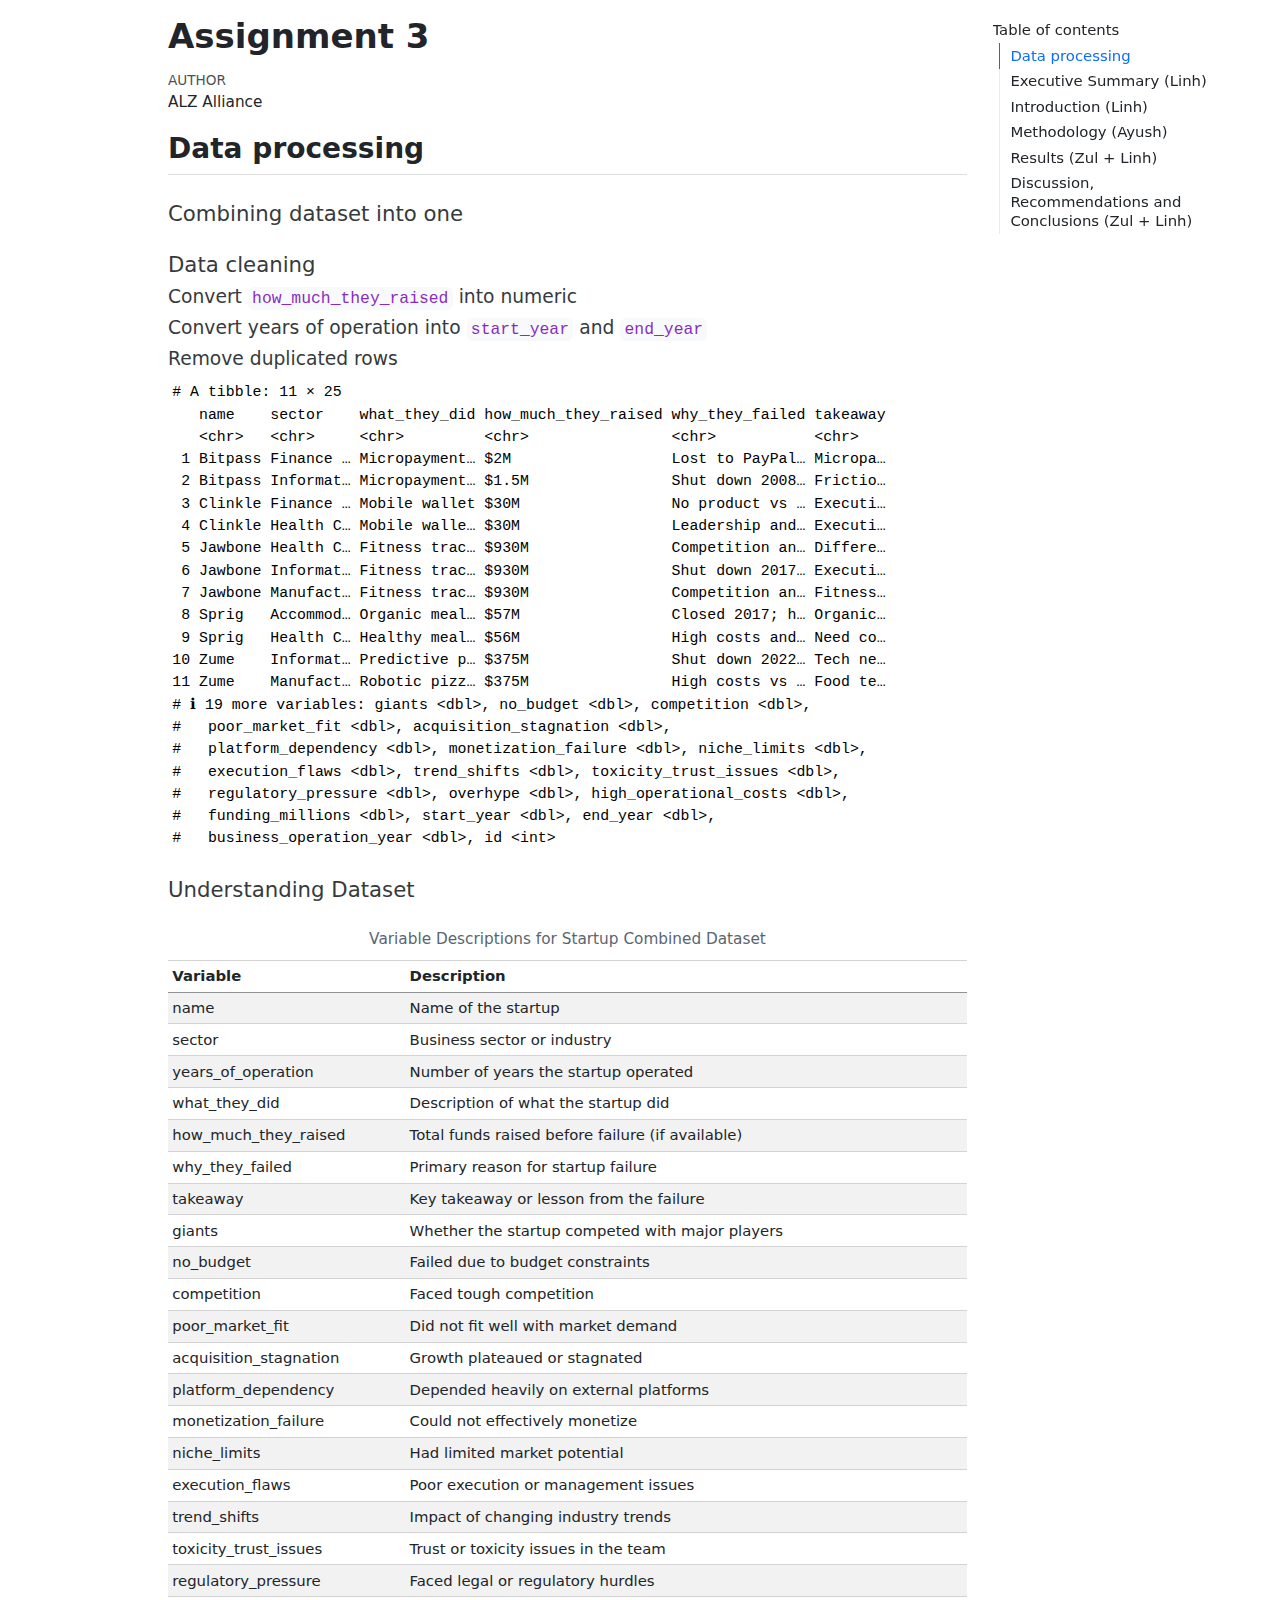
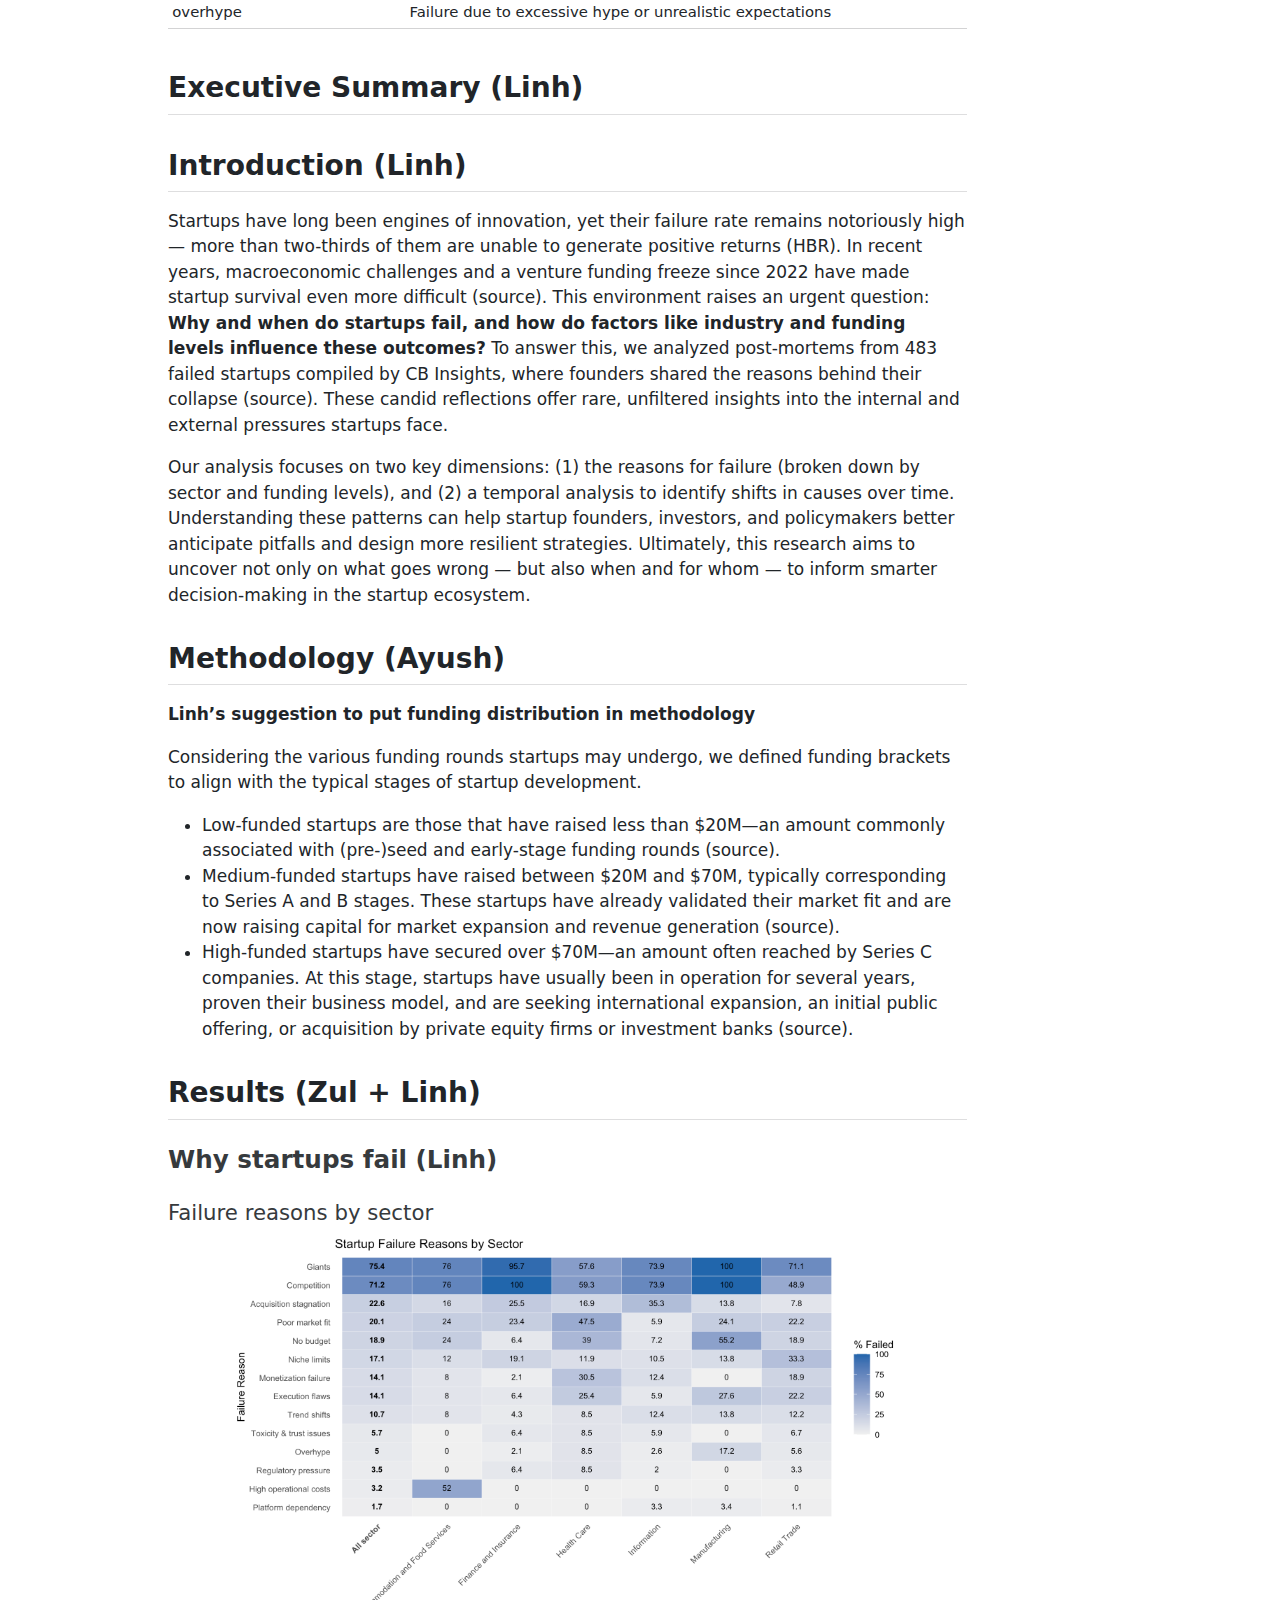
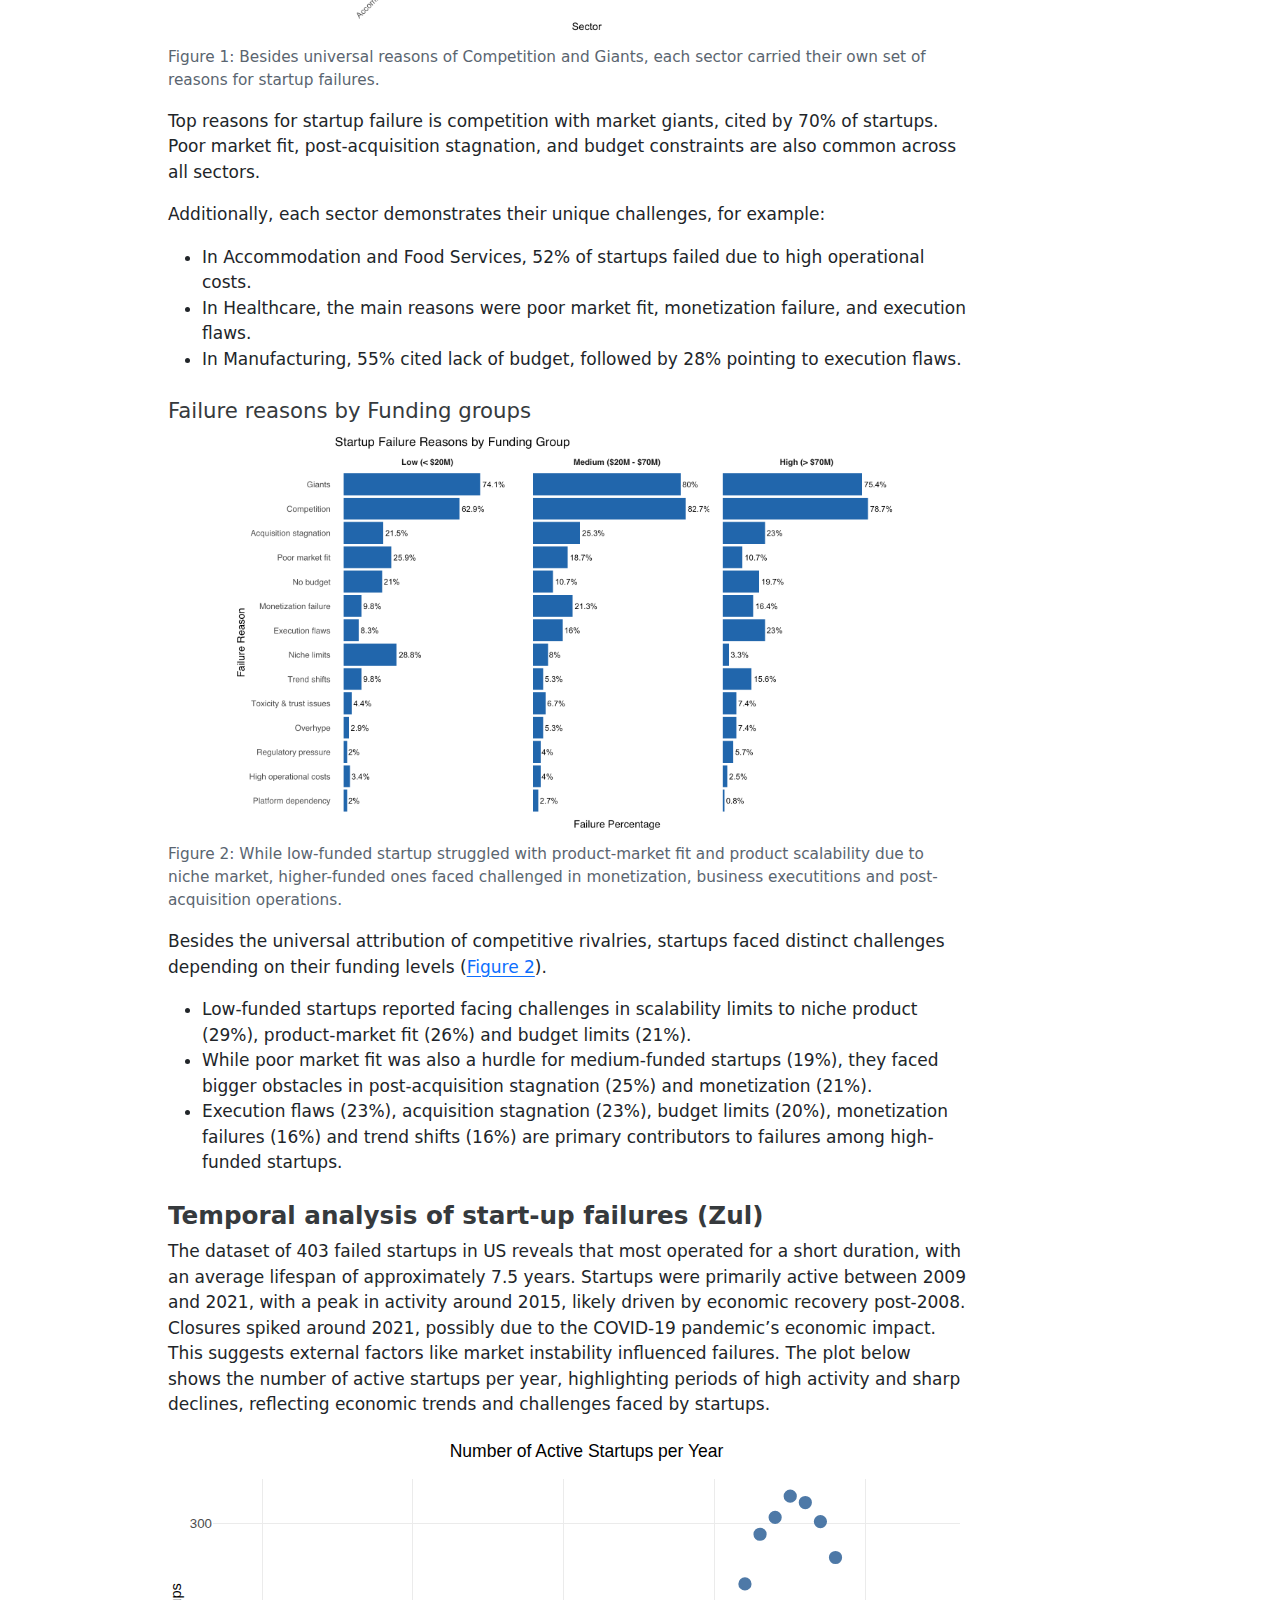
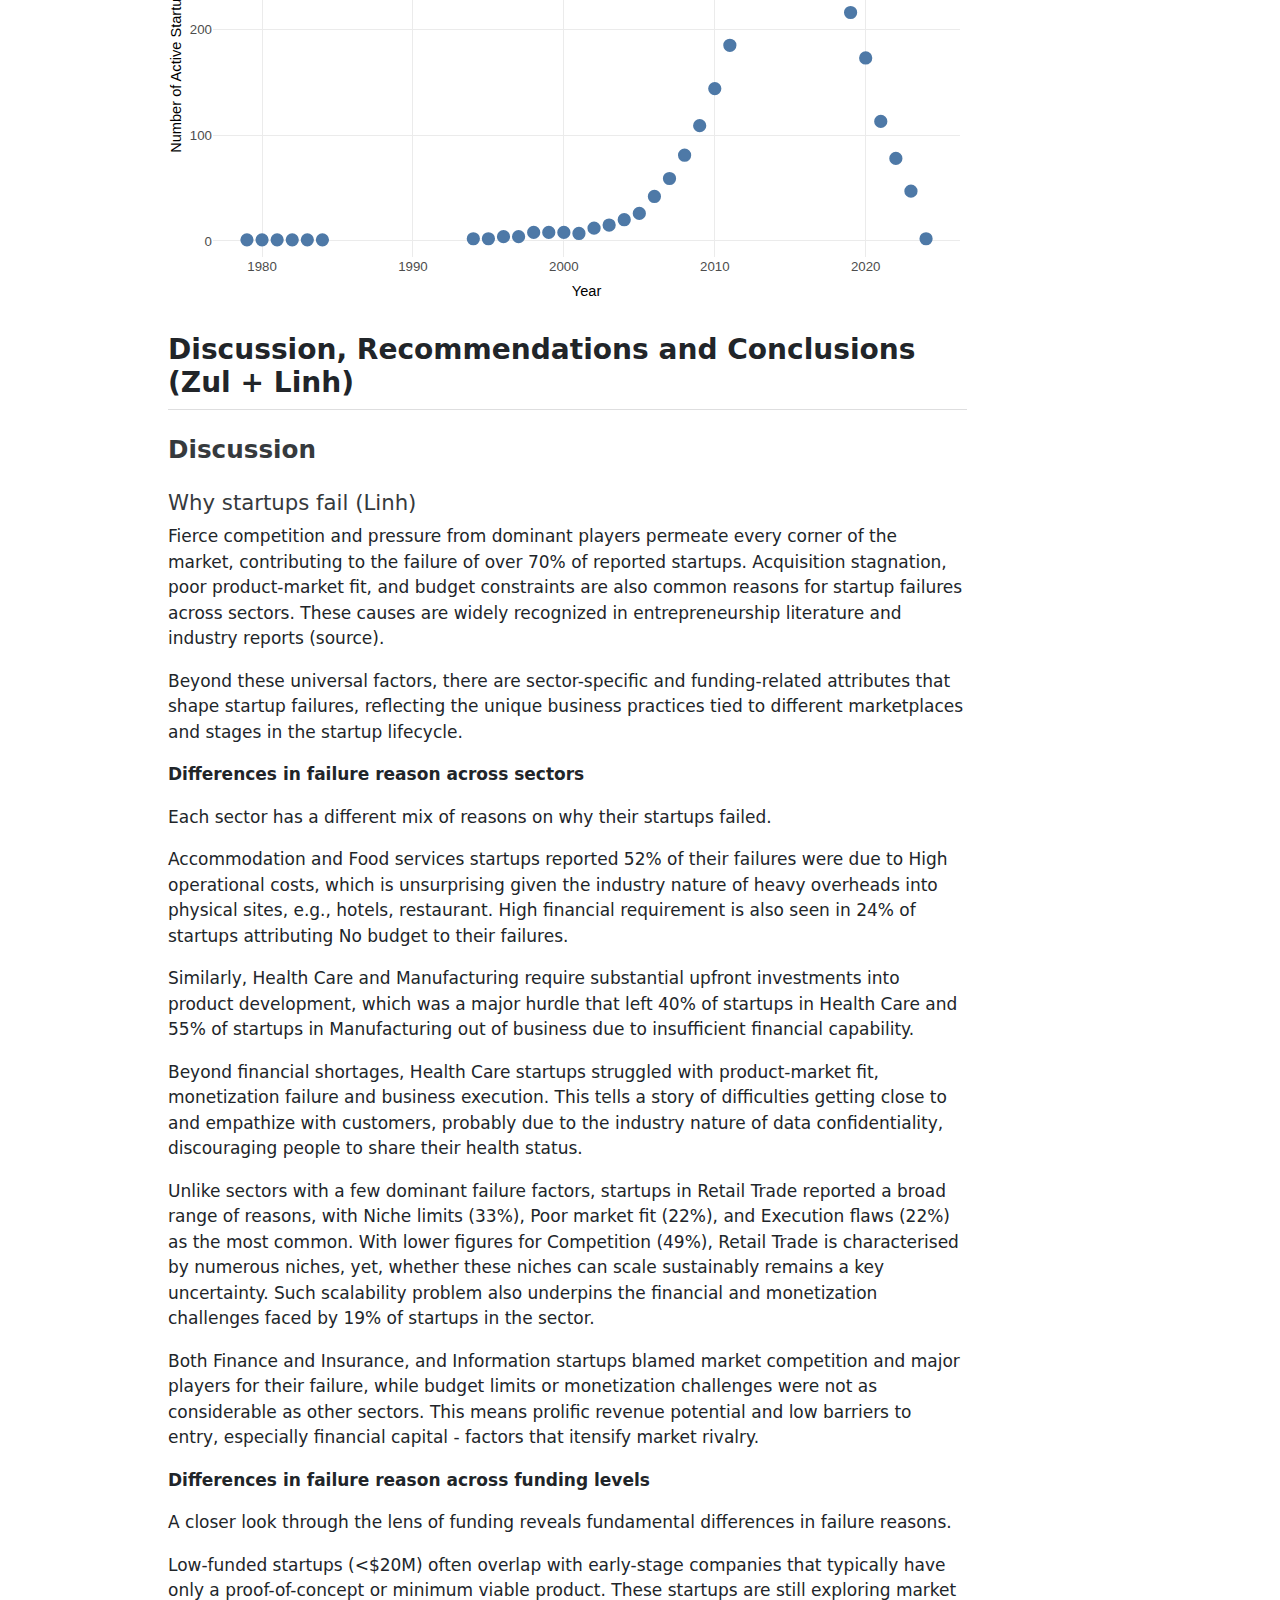
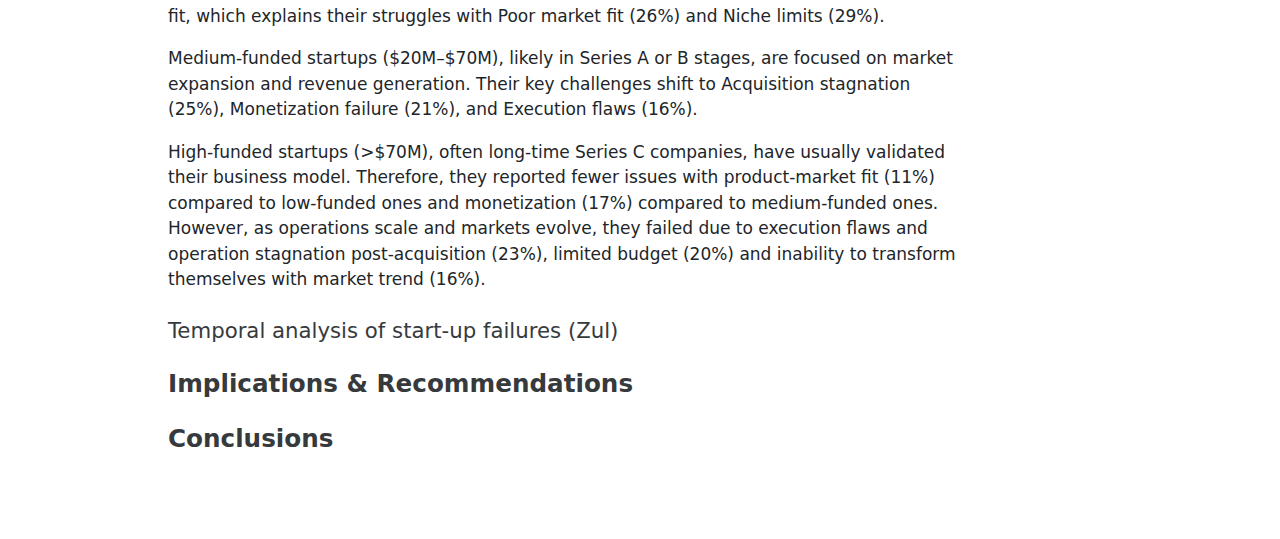
<file: Assignment_3.html>
<!DOCTYPE html>
<html xmlns="http://www.w3.org/1999/xhtml" lang="en" xml:lang="en"><head>

<meta charset="utf-8">
<meta name="generator" content="quarto-1.6.42">

<meta name="viewport" content="width=device-width, initial-scale=1.0, user-scalable=yes">

<meta name="author" content="ALZ Alliance">

<title>Assignment 3</title>
<style>
code{white-space: pre-wrap;}
span.smallcaps{font-variant: small-caps;}
div.columns{display: flex; gap: min(4vw, 1.5em);}
div.column{flex: auto; overflow-x: auto;}
div.hanging-indent{margin-left: 1.5em; text-indent: -1.5em;}
ul.task-list{list-style: none;}
ul.task-list li input[type="checkbox"] {
  width: 0.8em;
  margin: 0 0.8em 0.2em -1em; /* quarto-specific, see https://github.com/quarto-dev/quarto-cli/issues/4556 */ 
  vertical-align: middle;
}
</style>


<script src="Assignment_3_files/libs/clipboard/clipboard.min.js"></script>
<script src="Assignment_3_files/libs/quarto-html/quarto.js"></script>
<script src="Assignment_3_files/libs/quarto-html/popper.min.js"></script>
<script src="Assignment_3_files/libs/quarto-html/tippy.umd.min.js"></script>
<script src="Assignment_3_files/libs/quarto-html/anchor.min.js"></script>
<link href="Assignment_3_files/libs/quarto-html/tippy.css" rel="stylesheet">
<link href="Assignment_3_files/libs/quarto-html/quarto-syntax-highlighting-2f5df379a58b258e96c21c0638c20c03.css" rel="stylesheet" id="quarto-text-highlighting-styles">
<script src="Assignment_3_files/libs/bootstrap/bootstrap.min.js"></script>
<link href="Assignment_3_files/libs/bootstrap/bootstrap-icons.css" rel="stylesheet">
<link href="Assignment_3_files/libs/bootstrap/bootstrap-1bc8a17f135ab3d594c857e9f48e611b.min.css" rel="stylesheet" append-hash="true" id="quarto-bootstrap" data-mode="light">
<script src="Assignment_3_files/libs/kePrint-0.0.1/kePrint.js"></script>

<link href="Assignment_3_files/libs/lightable-0.0.1/lightable.css" rel="stylesheet">

<link href="Assignment_3_files/libs/htmltools-fill-0.5.8.1/fill.css" rel="stylesheet">

<script src="Assignment_3_files/libs/htmlwidgets-1.6.4/htmlwidgets.js"></script>

<script src="Assignment_3_files/libs/plotly-binding-4.10.4/plotly.js"></script>

<script src="Assignment_3_files/libs/typedarray-0.1/typedarray.min.js"></script>

<script src="Assignment_3_files/libs/jquery-3.5.1/jquery.min.js"></script>

<link href="Assignment_3_files/libs/crosstalk-1.2.1/css/crosstalk.min.css" rel="stylesheet">

<script src="Assignment_3_files/libs/crosstalk-1.2.1/js/crosstalk.min.js"></script>

<link href="Assignment_3_files/libs/plotly-htmlwidgets-css-2.11.1/plotly-htmlwidgets.css" rel="stylesheet">

<script src="Assignment_3_files/libs/plotly-main-2.11.1/plotly-latest.min.js"></script>



</head>

<body>

<div id="quarto-content" class="page-columns page-rows-contents page-layout-article">
<div id="quarto-margin-sidebar" class="sidebar margin-sidebar">
  <nav id="TOC" role="doc-toc" class="toc-active">
    <h2 id="toc-title">Table of contents</h2>
   
  <ul>
  <li><a href="#data-processing" id="toc-data-processing" class="nav-link active" data-scroll-target="#data-processing">Data processing</a></li>
  <li><a href="#executive-summary-linh" id="toc-executive-summary-linh" class="nav-link" data-scroll-target="#executive-summary-linh">Executive Summary (Linh)</a></li>
  <li><a href="#introduction-linh" id="toc-introduction-linh" class="nav-link" data-scroll-target="#introduction-linh">Introduction (Linh)</a></li>
  <li><a href="#methodology-ayush" id="toc-methodology-ayush" class="nav-link" data-scroll-target="#methodology-ayush">Methodology (Ayush)</a></li>
  <li><a href="#results-zul-linh" id="toc-results-zul-linh" class="nav-link" data-scroll-target="#results-zul-linh">Results (Zul + Linh)</a>
  <ul class="collapse">
  <li><a href="#why-startups-fail-linh" id="toc-why-startups-fail-linh" class="nav-link" data-scroll-target="#why-startups-fail-linh">Why startups fail (Linh)</a></li>
  <li><a href="#temporal-analysis-of-start-up-failures-zul" id="toc-temporal-analysis-of-start-up-failures-zul" class="nav-link" data-scroll-target="#temporal-analysis-of-start-up-failures-zul">Temporal analysis of start-up failures (Zul)</a></li>
  </ul></li>
  <li><a href="#discussion-recommendations-and-conclusions-zul-linh" id="toc-discussion-recommendations-and-conclusions-zul-linh" class="nav-link" data-scroll-target="#discussion-recommendations-and-conclusions-zul-linh">Discussion, Recommendations and Conclusions (Zul + Linh)</a>
  <ul class="collapse">
  <li><a href="#discussion" id="toc-discussion" class="nav-link" data-scroll-target="#discussion">Discussion</a></li>
  <li><a href="#implications-recommendations" id="toc-implications-recommendations" class="nav-link" data-scroll-target="#implications-recommendations">Implications &amp; Recommendations</a></li>
  <li><a href="#conclusions" id="toc-conclusions" class="nav-link" data-scroll-target="#conclusions">Conclusions</a></li>
  </ul></li>
  </ul>
</nav>
</div>
<main class="content" id="quarto-document-content">

<header id="title-block-header" class="quarto-title-block default">
<div class="quarto-title">
<h1 class="title">Assignment 3</h1>
</div>



<div class="quarto-title-meta">

    <div>
    <div class="quarto-title-meta-heading">Author</div>
    <div class="quarto-title-meta-contents">
             <p>ALZ Alliance </p>
          </div>
  </div>
    
  
    
  </div>
  


</header>


<section id="data-processing" class="level2">
<h2 class="anchored" data-anchor-id="data-processing">Data processing</h2>
<section id="combining-dataset-into-one" class="level4">
<h4 class="anchored" data-anchor-id="combining-dataset-into-one">Combining dataset into one</h4>
</section>
<section id="data-cleaning" class="level4">
<h4 class="anchored" data-anchor-id="data-cleaning">Data cleaning</h4>
<section id="convert-how_much_they_raised-into-numeric" class="level5">
<h5 class="anchored" data-anchor-id="convert-how_much_they_raised-into-numeric">Convert <code>how_much_they_raised</code> into numeric</h5>
</section>
<section id="convert-years-of-operation-into-start_year-and-end_year" class="level5">
<h5 class="anchored" data-anchor-id="convert-years-of-operation-into-start_year-and-end_year">Convert years of operation into <code>start_year</code> and <code>end_year</code></h5>
</section>
<section id="remove-duplicated-rows" class="level5">
<h5 class="anchored" data-anchor-id="remove-duplicated-rows">Remove duplicated rows</h5>
<div class="cell">
<div class="cell-output cell-output-stdout">
<pre><code># A tibble: 11 × 25
   name    sector    what_they_did how_much_they_raised why_they_failed takeaway
   &lt;chr&gt;   &lt;chr&gt;     &lt;chr&gt;         &lt;chr&gt;                &lt;chr&gt;           &lt;chr&gt;   
 1 Bitpass Finance … Micropayment… $2M                  Lost to PayPal… Micropa…
 2 Bitpass Informat… Micropayment… $1.5M                Shut down 2008… Frictio…
 3 Clinkle Finance … Mobile wallet $30M                 No product vs … Executi…
 4 Clinkle Health C… Mobile walle… $30M                 Leadership and… Executi…
 5 Jawbone Health C… Fitness trac… $930M                Competition an… Differe…
 6 Jawbone Informat… Fitness trac… $930M                Shut down 2017… Executi…
 7 Jawbone Manufact… Fitness trac… $930M                Competition an… Fitness…
 8 Sprig   Accommod… Organic meal… $57M                 Closed 2017; h… Organic…
 9 Sprig   Health C… Healthy meal… $56M                 High costs and… Need co…
10 Zume    Informat… Predictive p… $375M                Shut down 2022… Tech ne…
11 Zume    Manufact… Robotic pizz… $375M                High costs vs … Food te…
# ℹ 19 more variables: giants &lt;dbl&gt;, no_budget &lt;dbl&gt;, competition &lt;dbl&gt;,
#   poor_market_fit &lt;dbl&gt;, acquisition_stagnation &lt;dbl&gt;,
#   platform_dependency &lt;dbl&gt;, monetization_failure &lt;dbl&gt;, niche_limits &lt;dbl&gt;,
#   execution_flaws &lt;dbl&gt;, trend_shifts &lt;dbl&gt;, toxicity_trust_issues &lt;dbl&gt;,
#   regulatory_pressure &lt;dbl&gt;, overhype &lt;dbl&gt;, high_operational_costs &lt;dbl&gt;,
#   funding_millions &lt;dbl&gt;, start_year &lt;dbl&gt;, end_year &lt;dbl&gt;,
#   business_operation_year &lt;dbl&gt;, id &lt;int&gt;</code></pre>
</div>
</div>
</section>
</section>
<section id="understanding-dataset" class="level4">
<h4 class="anchored" data-anchor-id="understanding-dataset">Understanding Dataset</h4>
<div class="cell">
<div class="cell-output-display">
<table class="table table-striped table-hover table-condensed caption-top table-sm small" data-quarto-postprocess="true">
<caption>Variable Descriptions for Startup Combined Dataset</caption>
<thead>
<tr class="header">
<th style="text-align: left;" data-quarto-table-cell-role="th">Variable</th>
<th style="text-align: left;" data-quarto-table-cell-role="th">Description</th>
</tr>
</thead>
<tbody>
<tr class="odd">
<td style="text-align: left;">name</td>
<td style="text-align: left;">Name of the startup</td>
</tr>
<tr class="even">
<td style="text-align: left;">sector</td>
<td style="text-align: left;">Business sector or industry</td>
</tr>
<tr class="odd">
<td style="text-align: left;">years_of_operation</td>
<td style="text-align: left;">Number of years the startup operated</td>
</tr>
<tr class="even">
<td style="text-align: left;">what_they_did</td>
<td style="text-align: left;">Description of what the startup did</td>
</tr>
<tr class="odd">
<td style="text-align: left;">how_much_they_raised</td>
<td style="text-align: left;">Total funds raised before failure (if available)</td>
</tr>
<tr class="even">
<td style="text-align: left;">why_they_failed</td>
<td style="text-align: left;">Primary reason for startup failure</td>
</tr>
<tr class="odd">
<td style="text-align: left;">takeaway</td>
<td style="text-align: left;">Key takeaway or lesson from the failure</td>
</tr>
<tr class="even">
<td style="text-align: left;">giants</td>
<td style="text-align: left;">Whether the startup competed with major players</td>
</tr>
<tr class="odd">
<td style="text-align: left;">no_budget</td>
<td style="text-align: left;">Failed due to budget constraints</td>
</tr>
<tr class="even">
<td style="text-align: left;">competition</td>
<td style="text-align: left;">Faced tough competition</td>
</tr>
<tr class="odd">
<td style="text-align: left;">poor_market_fit</td>
<td style="text-align: left;">Did not fit well with market demand</td>
</tr>
<tr class="even">
<td style="text-align: left;">acquisition_stagnation</td>
<td style="text-align: left;">Growth plateaued or stagnated</td>
</tr>
<tr class="odd">
<td style="text-align: left;">platform_dependency</td>
<td style="text-align: left;">Depended heavily on external platforms</td>
</tr>
<tr class="even">
<td style="text-align: left;">monetization_failure</td>
<td style="text-align: left;">Could not effectively monetize</td>
</tr>
<tr class="odd">
<td style="text-align: left;">niche_limits</td>
<td style="text-align: left;">Had limited market potential</td>
</tr>
<tr class="even">
<td style="text-align: left;">execution_flaws</td>
<td style="text-align: left;">Poor execution or management issues</td>
</tr>
<tr class="odd">
<td style="text-align: left;">trend_shifts</td>
<td style="text-align: left;">Impact of changing industry trends</td>
</tr>
<tr class="even">
<td style="text-align: left;">toxicity_trust_issues</td>
<td style="text-align: left;">Trust or toxicity issues in the team</td>
</tr>
<tr class="odd">
<td style="text-align: left;">regulatory_pressure</td>
<td style="text-align: left;">Faced legal or regulatory hurdles</td>
</tr>
<tr class="even">
<td style="text-align: left;">overhype</td>
<td style="text-align: left;">Failure due to excessive hype or unrealistic expectations</td>
</tr>
</tbody>
</table>


</div>
</div>
</section>
</section>
<section id="executive-summary-linh" class="level2">
<h2 class="anchored" data-anchor-id="executive-summary-linh">Executive Summary (Linh)</h2>
</section>
<section id="introduction-linh" class="level2">
<h2 class="anchored" data-anchor-id="introduction-linh">Introduction (Linh)</h2>
<p>Startups have long been engines of innovation, yet their failure rate remains notoriously high — more than two-thirds of them are unable to generate positive returns (HBR). In recent years, macroeconomic challenges and a venture funding freeze since 2022 have made startup survival even more difficult (source). This environment raises an urgent question: <strong>Why and when do startups fail, and how do factors like industry and funding levels influence these outcomes?</strong> To answer this, we analyzed post-mortems from 483 failed startups compiled by CB Insights, where founders shared the reasons behind their collapse (source). These candid reflections offer rare, unfiltered insights into the internal and external pressures startups face.</p>
<p>Our analysis focuses on two key dimensions: (1) the reasons for failure (broken down by sector and funding levels), and (2) a temporal analysis to identify shifts in causes over time. Understanding these patterns can help startup founders, investors, and policymakers better anticipate pitfalls and design more resilient strategies. Ultimately, this research aims to uncover not only on what goes wrong — but also when and for whom — to inform smarter decision-making in the startup ecosystem.</p>
</section>
<section id="methodology-ayush" class="level2">
<h2 class="anchored" data-anchor-id="methodology-ayush">Methodology (Ayush)</h2>
<p><strong>Linh’s suggestion to put funding distribution in methodology</strong></p>
<p>Considering the various funding rounds startups may undergo, we defined funding brackets to align with the typical stages of startup development.</p>
<ul>
<li>Low-funded startups are those that have raised less than $20M—an amount commonly associated with (pre-)seed and early-stage funding rounds (source).</li>
<li>Medium-funded startups have raised between $20M and $70M, typically corresponding to Series A and B stages. These startups have already validated their market fit and are now raising capital for market expansion and revenue generation (source).</li>
<li>High-funded startups have secured over $70M—an amount often reached by Series C companies. At this stage, startups have usually been in operation for several years, proven their business model, and are seeking international expansion, an initial public offering, or acquisition by private equity firms or investment banks (source).</li>
</ul>
</section>
<section id="results-zul-linh" class="level2">
<h2 class="anchored" data-anchor-id="results-zul-linh">Results (Zul + Linh)</h2>
<section id="why-startups-fail-linh" class="level3">
<h3 class="anchored" data-anchor-id="why-startups-fail-linh">Why startups fail (Linh)</h3>
<section id="failure-reasons-by-sector" class="level4">
<h4 class="anchored" data-anchor-id="failure-reasons-by-sector">Failure reasons by sector</h4>
<div class="cell">
<div class="cell-output-display">
<div id="fig-sector-percent" class="quarto-float quarto-figure quarto-figure-center anchored">
<figure class="quarto-float quarto-float-fig figure">
<div aria-describedby="fig-sector-percent-caption-0ceaefa1-69ba-4598-a22c-09a6ac19f8ca">
<img src="Assignment_3_files/figure-html/fig-sector-percent-1.png" class="img-fluid figure-img" width="672">
</div>
<figcaption class="quarto-float-caption-bottom quarto-float-caption quarto-float-fig" id="fig-sector-percent-caption-0ceaefa1-69ba-4598-a22c-09a6ac19f8ca">
Figure&nbsp;1: Besides universal reasons of Competition and Giants, each sector carried their own set of reasons for startup failures.
</figcaption>
</figure>
</div>
</div>
</div>
<p>Top reasons for startup failure is competition with market giants, cited by 70% of startups. Poor market fit, post-acquisition stagnation, and budget constraints are also common across all sectors.</p>
<p>Additionally, each sector demonstrates their unique challenges, for example:</p>
<ul>
<li>In Accommodation and Food Services, 52% of startups failed due to high operational costs.</li>
<li>In Healthcare, the main reasons were poor market fit, monetization failure, and execution flaws.</li>
<li>In Manufacturing, 55% cited lack of budget, followed by 28% pointing to execution flaws.</li>
</ul>
</section>
<section id="failure-reasons-by-funding-groups" class="level4">
<h4 class="anchored" data-anchor-id="failure-reasons-by-funding-groups">Failure reasons by Funding groups</h4>
<div class="cell">
<div class="cell-output-display">
<div id="fig-funding-reason" class="quarto-float quarto-figure quarto-figure-center anchored">
<figure class="quarto-float quarto-float-fig figure">
<div aria-describedby="fig-funding-reason-caption-0ceaefa1-69ba-4598-a22c-09a6ac19f8ca">
<img src="Assignment_3_files/figure-html/fig-funding-reason-1.png" class="img-fluid figure-img" width="672">
</div>
<figcaption class="quarto-float-caption-bottom quarto-float-caption quarto-float-fig" id="fig-funding-reason-caption-0ceaefa1-69ba-4598-a22c-09a6ac19f8ca">
Figure&nbsp;2: While low-funded startup struggled with product-market fit and product scalability due to niche market, higher-funded ones faced challenged in monetization, business executitions and post-acquisition operations.
</figcaption>
</figure>
</div>
</div>
</div>
<p>Besides the universal attribution of competitive rivalries, startups faced distinct challenges depending on their funding levels (<a href="#fig-funding-reason" class="quarto-xref">Figure&nbsp;2</a>).</p>
<ul>
<li>Low-funded startups reported facing challenges in scalability limits to niche product (29%), product-market fit (26%) and budget limits (21%).</li>
<li>While poor market fit was also a hurdle for medium-funded startups (19%), they faced bigger obstacles in post-acquisition stagnation (25%) and monetization (21%).</li>
<li>Execution flaws (23%), acquisition stagnation (23%), budget limits (20%), monetization failures (16%) and trend shifts (16%) are primary contributors to failures among high-funded startups.</li>
</ul>
</section>
</section>
<section id="temporal-analysis-of-start-up-failures-zul" class="level3">
<h3 class="anchored" data-anchor-id="temporal-analysis-of-start-up-failures-zul">Temporal analysis of start-up failures (Zul)</h3>
<p>The dataset of 403 failed startups in US reveals that most operated for a short duration, with an average lifespan of approximately 7.5 years. Startups were primarily active between 2009 and 2021, with a peak in activity around 2015, likely driven by economic recovery post-2008. Closures spiked around 2021, possibly due to the COVID-19 pandemic’s economic impact. This suggests external factors like market instability influenced failures. The plot below shows the number of active startups per year, highlighting periods of high activity and sharp declines, reflecting economic trends and challenges faced by startups.</p>
<div class="cell">
<div class="cell-output-display">
<div class="plotly html-widget html-fill-item" id="htmlwidget-b8c6c829eea494ef8d5d" style="width:100%;height:464px;"></div>
<script type="application/json" data-for="htmlwidget-b8c6c829eea494ef8d5d">{"x":{"data":[{"x":[1979,null,1980,null,1981,null,1982,null,1983,null,1984,null,1994,null,1995,null,1996,null,1997,null,1998,null,1999,null,2000,null,2001,null,2002,null,2003,null,2004,null,2005,null,2006,null,2007,null,2008,null,2009,null,2010,null,2011,null,2012,null,2013,null,2014,null,2015,null,2016,null,2017,null,2018,null,2019,null,2020,null,2021,null,2022,null,2023,null,2024],"y":[1,null,1,null,1,null,1,null,1,null,1,null,2,null,2,null,4,null,4,null,8,null,8,null,8,null,7,null,12,null,15,null,20,null,26,null,42,null,59,null,81,null,109,null,144,null,185,null,243,null,290,null,306,null,326,null,320,null,302,null,268,null,216,null,173,null,113,null,78,null,47,null,2],"text":["Year: 1979 <br>Active Startups: 1",null,"Year: 1980 <br>Active Startups: 1",null,"Year: 1981 <br>Active Startups: 1",null,"Year: 1982 <br>Active Startups: 1",null,"Year: 1983 <br>Active Startups: 1",null,"Year: 1984 <br>Active Startups: 1",null,"Year: 1994 <br>Active Startups: 2",null,"Year: 1995 <br>Active Startups: 2",null,"Year: 1996 <br>Active Startups: 4",null,"Year: 1997 <br>Active Startups: 4",null,"Year: 1998 <br>Active Startups: 8",null,"Year: 1999 <br>Active Startups: 8",null,"Year: 2000 <br>Active Startups: 8",null,"Year: 2001 <br>Active Startups: 7",null,"Year: 2002 <br>Active Startups: 12",null,"Year: 2003 <br>Active Startups: 15",null,"Year: 2004 <br>Active Startups: 20",null,"Year: 2005 <br>Active Startups: 26",null,"Year: 2006 <br>Active Startups: 42",null,"Year: 2007 <br>Active Startups: 59",null,"Year: 2008 <br>Active Startups: 81",null,"Year: 2009 <br>Active Startups: 109",null,"Year: 2010 <br>Active Startups: 144",null,"Year: 2011 <br>Active Startups: 185",null,"Year: 2012 <br>Active Startups: 243",null,"Year: 2013 <br>Active Startups: 290",null,"Year: 2014 <br>Active Startups: 306",null,"Year: 2015 <br>Active Startups: 326",null,"Year: 2016 <br>Active Startups: 320",null,"Year: 2017 <br>Active Startups: 302",null,"Year: 2018 <br>Active Startups: 268",null,"Year: 2019 <br>Active Startups: 216",null,"Year: 2020 <br>Active Startups: 173",null,"Year: 2021 <br>Active Startups: 113",null,"Year: 2022 <br>Active Startups: 78",null,"Year: 2023 <br>Active Startups: 47",null,"Year: 2024 <br>Active Startups: 2"],"type":"scatter","mode":"lines","line":{"width":4.5354330708661417,"color":"rgba(78,121,167,1)","dash":"solid"},"hoveron":"points","showlegend":false,"xaxis":"x","yaxis":"y","hoverinfo":"text","frame":null},{"x":[1979,1980,1981,1982,1983,1984,1994,1995,1996,1997,1998,1999,2000,2001,2002,2003,2004,2005,2006,2007,2008,2009,2010,2011,2012,2013,2014,2015,2016,2017,2018,2019,2020,2021,2022,2023,2024],"y":[1,1,1,1,1,1,2,2,4,4,8,8,8,7,12,15,20,26,42,59,81,109,144,185,243,290,306,326,320,302,268,216,173,113,78,47,2],"text":["Year: 1979 <br>Active Startups: 1","Year: 1980 <br>Active Startups: 1","Year: 1981 <br>Active Startups: 1","Year: 1982 <br>Active Startups: 1","Year: 1983 <br>Active Startups: 1","Year: 1984 <br>Active Startups: 1","Year: 1994 <br>Active Startups: 2","Year: 1995 <br>Active Startups: 2","Year: 1996 <br>Active Startups: 4","Year: 1997 <br>Active Startups: 4","Year: 1998 <br>Active Startups: 8","Year: 1999 <br>Active Startups: 8","Year: 2000 <br>Active Startups: 8","Year: 2001 <br>Active Startups: 7","Year: 2002 <br>Active Startups: 12","Year: 2003 <br>Active Startups: 15","Year: 2004 <br>Active Startups: 20","Year: 2005 <br>Active Startups: 26","Year: 2006 <br>Active Startups: 42","Year: 2007 <br>Active Startups: 59","Year: 2008 <br>Active Startups: 81","Year: 2009 <br>Active Startups: 109","Year: 2010 <br>Active Startups: 144","Year: 2011 <br>Active Startups: 185","Year: 2012 <br>Active Startups: 243","Year: 2013 <br>Active Startups: 290","Year: 2014 <br>Active Startups: 306","Year: 2015 <br>Active Startups: 326","Year: 2016 <br>Active Startups: 320","Year: 2017 <br>Active Startups: 302","Year: 2018 <br>Active Startups: 268","Year: 2019 <br>Active Startups: 216","Year: 2020 <br>Active Startups: 173","Year: 2021 <br>Active Startups: 113","Year: 2022 <br>Active Startups: 78","Year: 2023 <br>Active Startups: 47","Year: 2024 <br>Active Startups: 2"],"type":"scatter","mode":"markers","marker":{"autocolorscale":false,"color":"rgba(78,121,167,1)","opacity":1,"size":11.338582677165356,"symbol":"circle","line":{"width":1.8897637795275593,"color":"rgba(78,121,167,1)"}},"hoveron":"points","showlegend":false,"xaxis":"x","yaxis":"y","hoverinfo":"text","frame":null}],"layout":{"margin":{"t":43.762557077625573,"r":7.3059360730593621,"b":41.776670817766714,"l":45.496056454960573},"font":{"color":"rgba(0,0,0,1)","family":"","size":14.611872146118724},"title":{"text":"Number of Active Startups per Year","font":{"color":"rgba(0,0,0,1)","family":"","size":17.534246575342465},"x":0.5,"xref":"paper"},"xaxis":{"domain":[0,1],"automargin":true,"type":"linear","autorange":false,"range":[1976.75,2026.25],"tickmode":"array","ticktext":["1980","1990","2000","2010","2020"],"tickvals":[1980,1990,2000,2010,2020],"categoryorder":"array","categoryarray":["1980","1990","2000","2010","2020"],"nticks":null,"ticks":"","tickcolor":null,"ticklen":3.6529680365296811,"tickwidth":0,"showticklabels":true,"tickfont":{"color":"rgba(77,77,77,1)","family":"","size":13.283520132835198},"tickangle":-0,"showline":false,"linecolor":null,"linewidth":0,"showgrid":true,"gridcolor":"rgba(235,235,235,1)","gridwidth":0.66417600664176002,"zeroline":false,"anchor":"y","title":{"text":"Year","font":{"color":"rgba(0,0,0,1)","family":"","size":14.611872146118724}},"hoverformat":".2f"},"yaxis":{"domain":[0,1],"automargin":true,"type":"linear","autorange":false,"range":[-15.25,342.25],"tickmode":"array","ticktext":["0","100","200","300"],"tickvals":[1.7763568394002505e-15,99.999999999999986,200.00000000000003,300],"categoryorder":"array","categoryarray":["0","100","200","300"],"nticks":null,"ticks":"","tickcolor":null,"ticklen":3.6529680365296811,"tickwidth":0,"showticklabels":true,"tickfont":{"color":"rgba(77,77,77,1)","family":"","size":13.283520132835205},"tickangle":-0,"showline":false,"linecolor":null,"linewidth":0,"showgrid":true,"gridcolor":"rgba(235,235,235,1)","gridwidth":0.66417600664176002,"zeroline":false,"anchor":"x","title":{"text":"Number of Active Startups","font":{"color":"rgba(0,0,0,1)","family":"","size":14.611872146118724}},"hoverformat":".2f"},"shapes":[{"type":"rect","fillcolor":null,"line":{"color":null,"width":0,"linetype":[]},"yref":"paper","xref":"paper","x0":0,"x1":1,"y0":0,"y1":1}],"showlegend":false,"legend":{"bgcolor":null,"bordercolor":null,"borderwidth":0,"font":{"color":"rgba(0,0,0,1)","family":"","size":11.68949771689498}},"hovermode":"closest","barmode":"relative"},"config":{"doubleClick":"reset","modeBarButtonsToAdd":["hoverclosest","hovercompare"],"showSendToCloud":false},"source":"A","attrs":{"602c75446f66":{"x":{},"y":{},"text":{},"type":"scatter"},"602c54bb4dbb":{"x":{},"y":{},"text":{}}},"cur_data":"602c75446f66","visdat":{"602c75446f66":["function (y) ","x"],"602c54bb4dbb":["function (y) ","x"]},"highlight":{"on":"plotly_click","persistent":false,"dynamic":false,"selectize":false,"opacityDim":0.20000000000000001,"selected":{"opacity":1},"debounce":0},"shinyEvents":["plotly_hover","plotly_click","plotly_selected","plotly_relayout","plotly_brushed","plotly_brushing","plotly_clickannotation","plotly_doubleclick","plotly_deselect","plotly_afterplot","plotly_sunburstclick"],"base_url":"https://plot.ly"},"evals":[],"jsHooks":[]}</script>
</div>
</div>
</section>
</section>
<section id="discussion-recommendations-and-conclusions-zul-linh" class="level2">
<h2 class="anchored" data-anchor-id="discussion-recommendations-and-conclusions-zul-linh">Discussion, Recommendations and Conclusions (Zul + Linh)</h2>
<section id="discussion" class="level3">
<h3 class="anchored" data-anchor-id="discussion">Discussion</h3>
<section id="why-startups-fail-linh-1" class="level4">
<h4 class="anchored" data-anchor-id="why-startups-fail-linh-1">Why startups fail (Linh)</h4>
<p>Fierce competition and pressure from dominant players permeate every corner of the market, contributing to the failure of over 70% of reported startups. Acquisition stagnation, poor product-market fit, and budget constraints are also common reasons for startup failures across sectors. These causes are widely recognized in entrepreneurship literature and industry reports (source).</p>
<p>Beyond these universal factors, there are sector-specific and funding-related attributes that shape startup failures, reflecting the unique business practices tied to different marketplaces and stages in the startup lifecycle.</p>
<p><strong>Differences in failure reason across sectors</strong></p>
<p>Each sector has a different mix of reasons on why their startups failed.</p>
<p>Accommodation and Food services startups reported 52% of their failures were due to High operational costs, which is unsurprising given the industry nature of heavy overheads into physical sites, e.g., hotels, restaurant. High financial requirement is also seen in 24% of startups attributing No budget to their failures.</p>
<p>Similarly, Health Care and Manufacturing require substantial upfront investments into product development, which was a major hurdle that left 40% of startups in Health Care and 55% of startups in Manufacturing out of business due to insufficient financial capability.</p>
<p>Beyond financial shortages, Health Care startups struggled with product-market fit, monetization failure and business execution. This tells a story of difficulties getting close to and empathize with customers, probably due to the industry nature of data confidentiality, discouraging people to share their health status.</p>
<p>Unlike sectors with a few dominant failure factors, startups in Retail Trade reported a broad range of reasons, with Niche limits (33%), Poor market fit (22%), and Execution flaws (22%) as the most common. With lower figures for Competition (49%), Retail Trade is characterised by numerous niches, yet, whether these niches can scale sustainably remains a key uncertainty. Such scalability problem also underpins the financial and monetization challenges faced by 19% of startups in the sector.</p>
<p>Both Finance and Insurance, and Information startups blamed market competition and major players for their failure, while budget limits or monetization challenges were not as considerable as other sectors. This means prolific revenue potential and low barriers to entry, especially financial capital - factors that itensify market rivalry.</p>
<p><strong>Differences in failure reason across funding levels</strong></p>
<p>A closer look through the lens of funding reveals fundamental differences in failure reasons.</p>
<p>Low-funded startups (&lt;$20M) often overlap with early-stage companies that typically have only a proof-of-concept or minimum viable product. These startups are still exploring market fit, which explains their struggles with Poor market fit (26%) and Niche limits (29%).</p>
<p>Medium-funded startups ($20M–$70M), likely in Series A or B stages, are focused on market expansion and revenue generation. Their key challenges shift to Acquisition stagnation (25%), Monetization failure (21%), and Execution flaws (16%).</p>
<p>High-funded startups (&gt;$70M), often long-time Series C companies, have usually validated their business model. Therefore, they reported fewer issues with product-market fit (11%) compared to low-funded ones and monetization (17%) compared to medium-funded ones. However, as operations scale and markets evolve, they failed due to execution flaws and operation stagnation post-acquisition (23%), limited budget (20%) and inability to transform themselves with market trend (16%).</p>
</section>
<section id="temporal-analysis-of-start-up-failures-zul-1" class="level4">
<h4 class="anchored" data-anchor-id="temporal-analysis-of-start-up-failures-zul-1">Temporal analysis of start-up failures (Zul)</h4>
</section>
</section>
<section id="implications-recommendations" class="level3">
<h3 class="anchored" data-anchor-id="implications-recommendations">Implications &amp; Recommendations</h3>
</section>
<section id="conclusions" class="level3">
<h3 class="anchored" data-anchor-id="conclusions">Conclusions</h3>
</section>
</section>

</main>
<!-- /main column -->
<script id="quarto-html-after-body" type="application/javascript">
window.document.addEventListener("DOMContentLoaded", function (event) {
  const toggleBodyColorMode = (bsSheetEl) => {
    const mode = bsSheetEl.getAttribute("data-mode");
    const bodyEl = window.document.querySelector("body");
    if (mode === "dark") {
      bodyEl.classList.add("quarto-dark");
      bodyEl.classList.remove("quarto-light");
    } else {
      bodyEl.classList.add("quarto-light");
      bodyEl.classList.remove("quarto-dark");
    }
  }
  const toggleBodyColorPrimary = () => {
    const bsSheetEl = window.document.querySelector("link#quarto-bootstrap");
    if (bsSheetEl) {
      toggleBodyColorMode(bsSheetEl);
    }
  }
  toggleBodyColorPrimary();  
  const icon = "";
  const anchorJS = new window.AnchorJS();
  anchorJS.options = {
    placement: 'right',
    icon: icon
  };
  anchorJS.add('.anchored');
  const isCodeAnnotation = (el) => {
    for (const clz of el.classList) {
      if (clz.startsWith('code-annotation-')) {                     
        return true;
      }
    }
    return false;
  }
  const onCopySuccess = function(e) {
    // button target
    const button = e.trigger;
    // don't keep focus
    button.blur();
    // flash "checked"
    button.classList.add('code-copy-button-checked');
    var currentTitle = button.getAttribute("title");
    button.setAttribute("title", "Copied!");
    let tooltip;
    if (window.bootstrap) {
      button.setAttribute("data-bs-toggle", "tooltip");
      button.setAttribute("data-bs-placement", "left");
      button.setAttribute("data-bs-title", "Copied!");
      tooltip = new bootstrap.Tooltip(button, 
        { trigger: "manual", 
          customClass: "code-copy-button-tooltip",
          offset: [0, -8]});
      tooltip.show();    
    }
    setTimeout(function() {
      if (tooltip) {
        tooltip.hide();
        button.removeAttribute("data-bs-title");
        button.removeAttribute("data-bs-toggle");
        button.removeAttribute("data-bs-placement");
      }
      button.setAttribute("title", currentTitle);
      button.classList.remove('code-copy-button-checked');
    }, 1000);
    // clear code selection
    e.clearSelection();
  }
  const getTextToCopy = function(trigger) {
      const codeEl = trigger.previousElementSibling.cloneNode(true);
      for (const childEl of codeEl.children) {
        if (isCodeAnnotation(childEl)) {
          childEl.remove();
        }
      }
      return codeEl.innerText;
  }
  const clipboard = new window.ClipboardJS('.code-copy-button:not([data-in-quarto-modal])', {
    text: getTextToCopy
  });
  clipboard.on('success', onCopySuccess);
  if (window.document.getElementById('quarto-embedded-source-code-modal')) {
    const clipboardModal = new window.ClipboardJS('.code-copy-button[data-in-quarto-modal]', {
      text: getTextToCopy,
      container: window.document.getElementById('quarto-embedded-source-code-modal')
    });
    clipboardModal.on('success', onCopySuccess);
  }
    var localhostRegex = new RegExp(/^(?:http|https):\/\/localhost\:?[0-9]*\//);
    var mailtoRegex = new RegExp(/^mailto:/);
      var filterRegex = new RegExp('/' + window.location.host + '/');
    var isInternal = (href) => {
        return filterRegex.test(href) || localhostRegex.test(href) || mailtoRegex.test(href);
    }
    // Inspect non-navigation links and adorn them if external
 	var links = window.document.querySelectorAll('a[href]:not(.nav-link):not(.navbar-brand):not(.toc-action):not(.sidebar-link):not(.sidebar-item-toggle):not(.pagination-link):not(.no-external):not([aria-hidden]):not(.dropdown-item):not(.quarto-navigation-tool):not(.about-link)');
    for (var i=0; i<links.length; i++) {
      const link = links[i];
      if (!isInternal(link.href)) {
        // undo the damage that might have been done by quarto-nav.js in the case of
        // links that we want to consider external
        if (link.dataset.originalHref !== undefined) {
          link.href = link.dataset.originalHref;
        }
      }
    }
  function tippyHover(el, contentFn, onTriggerFn, onUntriggerFn) {
    const config = {
      allowHTML: true,
      maxWidth: 500,
      delay: 100,
      arrow: false,
      appendTo: function(el) {
          return el.parentElement;
      },
      interactive: true,
      interactiveBorder: 10,
      theme: 'quarto',
      placement: 'bottom-start',
    };
    if (contentFn) {
      config.content = contentFn;
    }
    if (onTriggerFn) {
      config.onTrigger = onTriggerFn;
    }
    if (onUntriggerFn) {
      config.onUntrigger = onUntriggerFn;
    }
    window.tippy(el, config); 
  }
  const noterefs = window.document.querySelectorAll('a[role="doc-noteref"]');
  for (var i=0; i<noterefs.length; i++) {
    const ref = noterefs[i];
    tippyHover(ref, function() {
      // use id or data attribute instead here
      let href = ref.getAttribute('data-footnote-href') || ref.getAttribute('href');
      try { href = new URL(href).hash; } catch {}
      const id = href.replace(/^#\/?/, "");
      const note = window.document.getElementById(id);
      if (note) {
        return note.innerHTML;
      } else {
        return "";
      }
    });
  }
  const xrefs = window.document.querySelectorAll('a.quarto-xref');
  const processXRef = (id, note) => {
    // Strip column container classes
    const stripColumnClz = (el) => {
      el.classList.remove("page-full", "page-columns");
      if (el.children) {
        for (const child of el.children) {
          stripColumnClz(child);
        }
      }
    }
    stripColumnClz(note)
    if (id === null || id.startsWith('sec-')) {
      // Special case sections, only their first couple elements
      const container = document.createElement("div");
      if (note.children && note.children.length > 2) {
        container.appendChild(note.children[0].cloneNode(true));
        for (let i = 1; i < note.children.length; i++) {
          const child = note.children[i];
          if (child.tagName === "P" && child.innerText === "") {
            continue;
          } else {
            container.appendChild(child.cloneNode(true));
            break;
          }
        }
        if (window.Quarto?.typesetMath) {
          window.Quarto.typesetMath(container);
        }
        return container.innerHTML
      } else {
        if (window.Quarto?.typesetMath) {
          window.Quarto.typesetMath(note);
        }
        return note.innerHTML;
      }
    } else {
      // Remove any anchor links if they are present
      const anchorLink = note.querySelector('a.anchorjs-link');
      if (anchorLink) {
        anchorLink.remove();
      }
      if (window.Quarto?.typesetMath) {
        window.Quarto.typesetMath(note);
      }
      if (note.classList.contains("callout")) {
        return note.outerHTML;
      } else {
        return note.innerHTML;
      }
    }
  }
  for (var i=0; i<xrefs.length; i++) {
    const xref = xrefs[i];
    tippyHover(xref, undefined, function(instance) {
      instance.disable();
      let url = xref.getAttribute('href');
      let hash = undefined; 
      if (url.startsWith('#')) {
        hash = url;
      } else {
        try { hash = new URL(url).hash; } catch {}
      }
      if (hash) {
        const id = hash.replace(/^#\/?/, "");
        const note = window.document.getElementById(id);
        if (note !== null) {
          try {
            const html = processXRef(id, note.cloneNode(true));
            instance.setContent(html);
          } finally {
            instance.enable();
            instance.show();
          }
        } else {
          // See if we can fetch this
          fetch(url.split('#')[0])
          .then(res => res.text())
          .then(html => {
            const parser = new DOMParser();
            const htmlDoc = parser.parseFromString(html, "text/html");
            const note = htmlDoc.getElementById(id);
            if (note !== null) {
              const html = processXRef(id, note);
              instance.setContent(html);
            } 
          }).finally(() => {
            instance.enable();
            instance.show();
          });
        }
      } else {
        // See if we can fetch a full url (with no hash to target)
        // This is a special case and we should probably do some content thinning / targeting
        fetch(url)
        .then(res => res.text())
        .then(html => {
          const parser = new DOMParser();
          const htmlDoc = parser.parseFromString(html, "text/html");
          const note = htmlDoc.querySelector('main.content');
          if (note !== null) {
            // This should only happen for chapter cross references
            // (since there is no id in the URL)
            // remove the first header
            if (note.children.length > 0 && note.children[0].tagName === "HEADER") {
              note.children[0].remove();
            }
            const html = processXRef(null, note);
            instance.setContent(html);
          } 
        }).finally(() => {
          instance.enable();
          instance.show();
        });
      }
    }, function(instance) {
    });
  }
      let selectedAnnoteEl;
      const selectorForAnnotation = ( cell, annotation) => {
        let cellAttr = 'data-code-cell="' + cell + '"';
        let lineAttr = 'data-code-annotation="' +  annotation + '"';
        const selector = 'span[' + cellAttr + '][' + lineAttr + ']';
        return selector;
      }
      const selectCodeLines = (annoteEl) => {
        const doc = window.document;
        const targetCell = annoteEl.getAttribute("data-target-cell");
        const targetAnnotation = annoteEl.getAttribute("data-target-annotation");
        const annoteSpan = window.document.querySelector(selectorForAnnotation(targetCell, targetAnnotation));
        const lines = annoteSpan.getAttribute("data-code-lines").split(",");
        const lineIds = lines.map((line) => {
          return targetCell + "-" + line;
        })
        let top = null;
        let height = null;
        let parent = null;
        if (lineIds.length > 0) {
            //compute the position of the single el (top and bottom and make a div)
            const el = window.document.getElementById(lineIds[0]);
            top = el.offsetTop;
            height = el.offsetHeight;
            parent = el.parentElement.parentElement;
          if (lineIds.length > 1) {
            const lastEl = window.document.getElementById(lineIds[lineIds.length - 1]);
            const bottom = lastEl.offsetTop + lastEl.offsetHeight;
            height = bottom - top;
          }
          if (top !== null && height !== null && parent !== null) {
            // cook up a div (if necessary) and position it 
            let div = window.document.getElementById("code-annotation-line-highlight");
            if (div === null) {
              div = window.document.createElement("div");
              div.setAttribute("id", "code-annotation-line-highlight");
              div.style.position = 'absolute';
              parent.appendChild(div);
            }
            div.style.top = top - 2 + "px";
            div.style.height = height + 4 + "px";
            div.style.left = 0;
            let gutterDiv = window.document.getElementById("code-annotation-line-highlight-gutter");
            if (gutterDiv === null) {
              gutterDiv = window.document.createElement("div");
              gutterDiv.setAttribute("id", "code-annotation-line-highlight-gutter");
              gutterDiv.style.position = 'absolute';
              const codeCell = window.document.getElementById(targetCell);
              const gutter = codeCell.querySelector('.code-annotation-gutter');
              gutter.appendChild(gutterDiv);
            }
            gutterDiv.style.top = top - 2 + "px";
            gutterDiv.style.height = height + 4 + "px";
          }
          selectedAnnoteEl = annoteEl;
        }
      };
      const unselectCodeLines = () => {
        const elementsIds = ["code-annotation-line-highlight", "code-annotation-line-highlight-gutter"];
        elementsIds.forEach((elId) => {
          const div = window.document.getElementById(elId);
          if (div) {
            div.remove();
          }
        });
        selectedAnnoteEl = undefined;
      };
        // Handle positioning of the toggle
    window.addEventListener(
      "resize",
      throttle(() => {
        elRect = undefined;
        if (selectedAnnoteEl) {
          selectCodeLines(selectedAnnoteEl);
        }
      }, 10)
    );
    function throttle(fn, ms) {
    let throttle = false;
    let timer;
      return (...args) => {
        if(!throttle) { // first call gets through
            fn.apply(this, args);
            throttle = true;
        } else { // all the others get throttled
            if(timer) clearTimeout(timer); // cancel #2
            timer = setTimeout(() => {
              fn.apply(this, args);
              timer = throttle = false;
            }, ms);
        }
      };
    }
      // Attach click handler to the DT
      const annoteDls = window.document.querySelectorAll('dt[data-target-cell]');
      for (const annoteDlNode of annoteDls) {
        annoteDlNode.addEventListener('click', (event) => {
          const clickedEl = event.target;
          if (clickedEl !== selectedAnnoteEl) {
            unselectCodeLines();
            const activeEl = window.document.querySelector('dt[data-target-cell].code-annotation-active');
            if (activeEl) {
              activeEl.classList.remove('code-annotation-active');
            }
            selectCodeLines(clickedEl);
            clickedEl.classList.add('code-annotation-active');
          } else {
            // Unselect the line
            unselectCodeLines();
            clickedEl.classList.remove('code-annotation-active');
          }
        });
      }
  const findCites = (el) => {
    const parentEl = el.parentElement;
    if (parentEl) {
      const cites = parentEl.dataset.cites;
      if (cites) {
        return {
          el,
          cites: cites.split(' ')
        };
      } else {
        return findCites(el.parentElement)
      }
    } else {
      return undefined;
    }
  };
  var bibliorefs = window.document.querySelectorAll('a[role="doc-biblioref"]');
  for (var i=0; i<bibliorefs.length; i++) {
    const ref = bibliorefs[i];
    const citeInfo = findCites(ref);
    if (citeInfo) {
      tippyHover(citeInfo.el, function() {
        var popup = window.document.createElement('div');
        citeInfo.cites.forEach(function(cite) {
          var citeDiv = window.document.createElement('div');
          citeDiv.classList.add('hanging-indent');
          citeDiv.classList.add('csl-entry');
          var biblioDiv = window.document.getElementById('ref-' + cite);
          if (biblioDiv) {
            citeDiv.innerHTML = biblioDiv.innerHTML;
          }
          popup.appendChild(citeDiv);
        });
        return popup.innerHTML;
      });
    }
  }
});
</script>
</div> <!-- /content -->




</body></html>
</file>
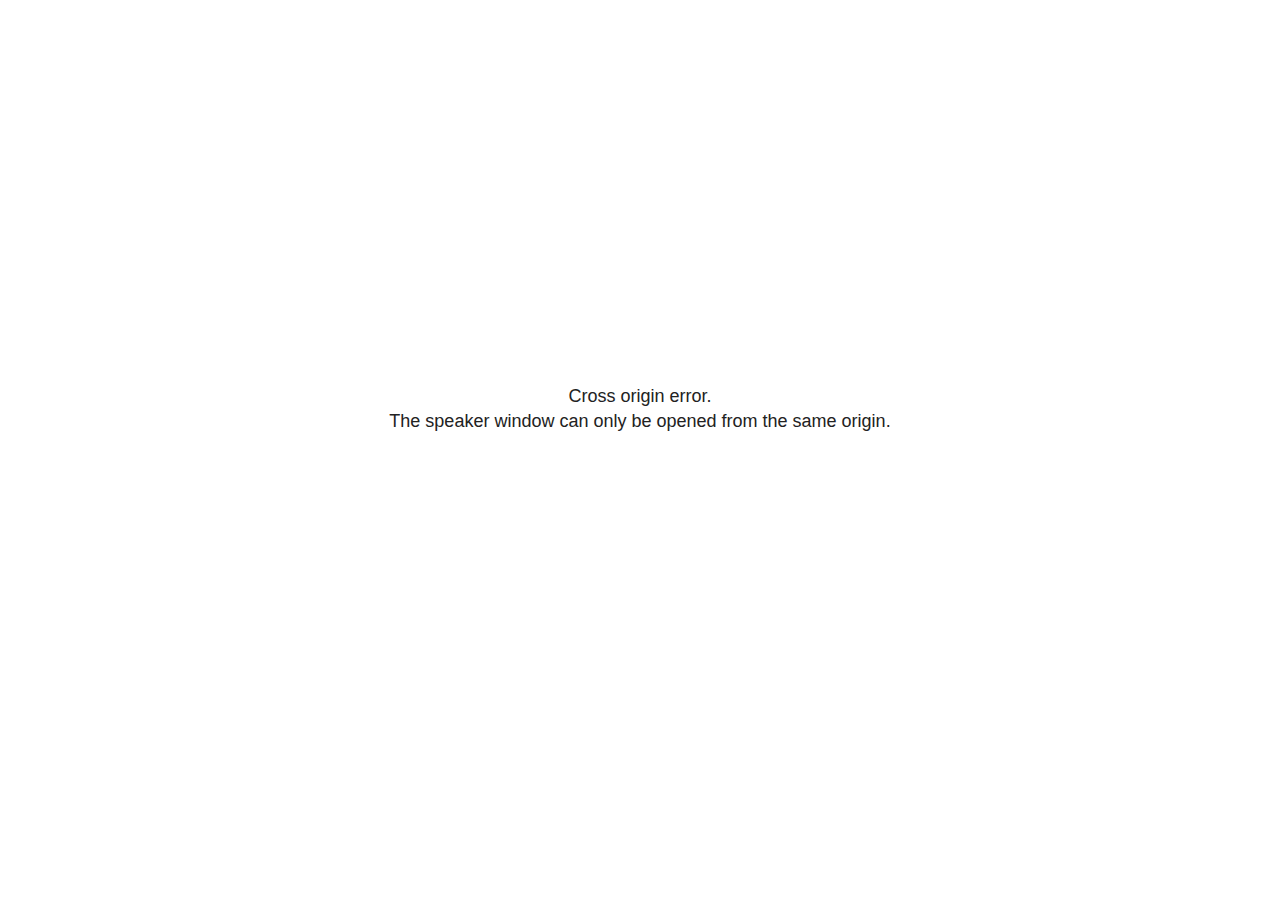
<file: Assignment_3_presentation_files/libs/revealjs/plugin/notes/speaker-view.html>
<!--
	NOTE: You need to build the notes plugin after making changes to this file.
-->
<html lang="en">
	<head>
		<meta charset="utf-8">

		<title>reveal.js - Speaker View</title>

		<style>
			body {
				font-family: Helvetica;
				font-size: 18px;
			}

			#current-slide,
			#upcoming-slide,
			#speaker-controls {
				padding: 6px;
				box-sizing: border-box;
				-moz-box-sizing: border-box;
			}

			#current-slide iframe,
			#upcoming-slide iframe {
				width: 100%;
				height: 100%;
				border: 1px solid #ddd;
			}

			#current-slide .label,
			#upcoming-slide .label {
				position: absolute;
				top: 10px;
				left: 10px;
				z-index: 2;
			}

			#connection-status {
				position: absolute;
				top: 0;
				left: 0;
				width: 100%;
				height: 100%;
				z-index: 20;
				padding: 30% 20% 20% 20%;
				font-size: 18px;
				color: #222;
				background: #fff;
				text-align: center;
				box-sizing: border-box;
				line-height: 1.4;
			}

			.overlay-element {
				height: 34px;
				line-height: 34px;
				padding: 0 10px;
				text-shadow: none;
				background: rgba( 220, 220, 220, 0.8 );
				color: #222;
				font-size: 14px;
			}

			.overlay-element.interactive:hover {
				background: rgba( 220, 220, 220, 1 );
			}

			#current-slide {
				position: absolute;
				width: 60%;
				height: 100%;
				top: 0;
				left: 0;
				padding-right: 0;
			}

			#upcoming-slide {
				position: absolute;
				width: 40%;
				height: 40%;
				right: 0;
				top: 0;
			}

			/* Speaker controls */
			#speaker-controls {
				position: absolute;
				top: 40%;
				right: 0;
				width: 40%;
				height: 60%;
				overflow: auto;
				font-size: 18px;
			}

				.speaker-controls-time.hidden,
				.speaker-controls-notes.hidden {
					display: none;
				}

				.speaker-controls-time .label,
				.speaker-controls-pace .label,
				.speaker-controls-notes .label {
					text-transform: uppercase;
					font-weight: normal;
					font-size: 0.66em;
					color: #666;
					margin: 0;
				}

				.speaker-controls-time, .speaker-controls-pace {
					border-bottom: 1px solid rgba( 200, 200, 200, 0.5 );
					margin-bottom: 10px;
					padding: 10px 16px;
					padding-bottom: 20px;
					cursor: pointer;
				}

				.speaker-controls-time .reset-button {
					opacity: 0;
					float: right;
					color: #666;
					text-decoration: none;
				}
				.speaker-controls-time:hover .reset-button {
					opacity: 1;
				}

				.speaker-controls-time .timer,
				.speaker-controls-time .clock {
					width: 50%;
				}

				.speaker-controls-time .timer,
				.speaker-controls-time .clock,
				.speaker-controls-time .pacing .hours-value,
				.speaker-controls-time .pacing .minutes-value,
				.speaker-controls-time .pacing .seconds-value {
					font-size: 1.9em;
				}

				.speaker-controls-time .timer {
					float: left;
				}

				.speaker-controls-time .clock {
					float: right;
					text-align: right;
				}

				.speaker-controls-time span.mute {
					opacity: 0.3;
				}

				.speaker-controls-time .pacing-title {
					margin-top: 5px;
				}

				.speaker-controls-time .pacing.ahead {
					color: blue;
				}

				.speaker-controls-time .pacing.on-track {
					color: green;
				}

				.speaker-controls-time .pacing.behind {
					color: red;
				}

				.speaker-controls-notes {
					padding: 10px 16px;
				}

				.speaker-controls-notes .value {
					margin-top: 5px;
					line-height: 1.4;
					font-size: 1.2em;
				}

			/* Layout selector */
			#speaker-layout {
				position: absolute;
				top: 10px;
				right: 10px;
				color: #222;
				z-index: 10;
			}
				#speaker-layout select {
					position: absolute;
					width: 100%;
					height: 100%;
					top: 0;
					left: 0;
					border: 0;
					box-shadow: 0;
					cursor: pointer;
					opacity: 0;

					font-size: 1em;
					background-color: transparent;

					-moz-appearance: none;
					-webkit-appearance: none;
					-webkit-tap-highlight-color: rgba(0, 0, 0, 0);
				}

				#speaker-layout select:focus {
					outline: none;
					box-shadow: none;
				}

			.clear {
				clear: both;
			}

			/* Speaker layout: Wide */
			body[data-speaker-layout="wide"] #current-slide,
			body[data-speaker-layout="wide"] #upcoming-slide {
				width: 50%;
				height: 45%;
				padding: 6px;
			}

			body[data-speaker-layout="wide"] #current-slide {
				top: 0;
				left: 0;
			}

			body[data-speaker-layout="wide"] #upcoming-slide {
				top: 0;
				left: 50%;
			}

			body[data-speaker-layout="wide"] #speaker-controls {
				top: 45%;
				left: 0;
				width: 100%;
				height: 50%;
				font-size: 1.25em;
			}

			/* Speaker layout: Tall */
			body[data-speaker-layout="tall"] #current-slide,
			body[data-speaker-layout="tall"] #upcoming-slide {
				width: 45%;
				height: 50%;
				padding: 6px;
			}

			body[data-speaker-layout="tall"] #current-slide {
				top: 0;
				left: 0;
			}

			body[data-speaker-layout="tall"] #upcoming-slide {
				top: 50%;
				left: 0;
			}

			body[data-speaker-layout="tall"] #speaker-controls {
				padding-top: 40px;
				top: 0;
				left: 45%;
				width: 55%;
				height: 100%;
				font-size: 1.25em;
			}

			/* Speaker layout: Notes only */
			body[data-speaker-layout="notes-only"] #current-slide,
			body[data-speaker-layout="notes-only"] #upcoming-slide {
				display: none;
			}

			body[data-speaker-layout="notes-only"] #speaker-controls {
				padding-top: 40px;
				top: 0;
				left: 0;
				width: 100%;
				height: 100%;
				font-size: 1.25em;
			}

			@media screen and (max-width: 1080px) {
				body[data-speaker-layout="default"] #speaker-controls {
					font-size: 16px;
				}
			}

			@media screen and (max-width: 900px) {
				body[data-speaker-layout="default"] #speaker-controls {
					font-size: 14px;
				}
			}

			@media screen and (max-width: 800px) {
				body[data-speaker-layout="default"] #speaker-controls {
					font-size: 12px;
				}
			}

		</style>
	</head>

	<body>

		<div id="connection-status">Loading speaker view...</div>

		<div id="current-slide"></div>
		<div id="upcoming-slide"><span class="overlay-element label">Upcoming</span></div>
		<div id="speaker-controls">
			<div class="speaker-controls-time">
				<h4 class="label">Time <span class="reset-button">Click to Reset</span></h4>
				<div class="clock">
					<span class="clock-value">0:00 AM</span>
				</div>
				<div class="timer">
					<span class="hours-value">00</span><span class="minutes-value">:00</span><span class="seconds-value">:00</span>
				</div>
				<div class="clear"></div>

				<h4 class="label pacing-title" style="display: none">Pacing – Time to finish current slide</h4>
				<div class="pacing" style="display: none">
					<span class="hours-value">00</span><span class="minutes-value">:00</span><span class="seconds-value">:00</span>
				</div>
			</div>

			<div class="speaker-controls-notes hidden">
				<h4 class="label">Notes</h4>
				<div class="value"></div>
			</div>
		</div>
		<div id="speaker-layout" class="overlay-element interactive">
			<span class="speaker-layout-label"></span>
			<select class="speaker-layout-dropdown"></select>
		</div>

		<script>

			(function() {

				var notes,
					notesValue,
					currentState,
					currentSlide,
					upcomingSlide,
					layoutLabel,
					layoutDropdown,
					pendingCalls = {},
					lastRevealApiCallId = 0,
					connected = false

				var connectionStatus = document.querySelector( '#connection-status' );

				var SPEAKER_LAYOUTS = {
					'default': 'Default',
					'wide': 'Wide',
					'tall': 'Tall',
					'notes-only': 'Notes only'
				};

				setupLayout();

				let openerOrigin;

				try {
					openerOrigin = window.opener.location.origin;
				}
				catch ( error ) { console.warn( error ) }

				// In order to prevent XSS, the speaker view will only run if its
				// opener has the same origin as itself
				if( window.location.origin !== openerOrigin ) {
					connectionStatus.innerHTML = 'Cross origin error.<br>The speaker window can only be opened from the same origin.';
					return;
				}

				var connectionTimeout = setTimeout( function() {
					connectionStatus.innerHTML = 'Error connecting to main window.<br>Please try closing and reopening the speaker view.';
				}, 5000 );

				window.addEventListener( 'message', function( event ) {

					// Validate the origin of all messages to avoid parsing messages
					// that aren't meant for us. Ignore when running off file:// so
					// that the speaker view continues to work without a web server.
					if( window.location.origin !== event.origin && window.location.origin !== 'file://' ) {
						return
					}

					clearTimeout( connectionTimeout );
					connectionStatus.style.display = 'none';

					var data = JSON.parse( event.data );

					// The overview mode is only useful to the reveal.js instance
					// where navigation occurs so we don't sync it
					if( data.state ) delete data.state.overview;

					// Messages sent by the notes plugin inside of the main window
					if( data && data.namespace === 'reveal-notes' ) {
						if( data.type === 'connect' ) {
							handleConnectMessage( data );
						}
						else if( data.type === 'state' ) {
							handleStateMessage( data );
						}
						else if( data.type === 'return' ) {
							pendingCalls[data.callId](data.result);
							delete pendingCalls[data.callId];
						}
					}
					// Messages sent by the reveal.js inside of the current slide preview
					else if( data && data.namespace === 'reveal' ) {
						if( /ready/.test( data.eventName ) ) {
							// Send a message back to notify that the handshake is complete
							window.opener.postMessage( JSON.stringify({ namespace: 'reveal-notes', type: 'connected'} ), '*' );
						}
						else if( /slidechanged|fragmentshown|fragmenthidden|paused|resumed/.test( data.eventName ) && currentState !== JSON.stringify( data.state ) ) {

							dispatchStateToMainWindow( data.state );

						}
					}

				} );

				/**
				 * Updates the presentation in the main window to match the state
				 * of the presentation in the notes window.
				 */
				const dispatchStateToMainWindow = debounce(( state ) => {
					window.opener.postMessage( JSON.stringify({ method: 'setState', args: [ state ]} ), '*' );
				}, 500);

				/**
				 * Asynchronously calls the Reveal.js API of the main frame.
				 */
				function callRevealApi( methodName, methodArguments, callback ) {

					var callId = ++lastRevealApiCallId;
					pendingCalls[callId] = callback;
					window.opener.postMessage( JSON.stringify( {
						namespace: 'reveal-notes',
						type: 'call',
						callId: callId,
						methodName: methodName,
						arguments: methodArguments
					} ), '*' );

				}

				/**
				 * Called when the main window is trying to establish a
				 * connection.
				 */
				function handleConnectMessage( data ) {

					if( connected === false ) {
						connected = true;

						setupIframes( data );
						setupKeyboard();
						setupNotes();
						setupTimer();
						setupHeartbeat();
					}

				}

				/**
				 * Called when the main window sends an updated state.
				 */
				function handleStateMessage( data ) {

					// Store the most recently set state to avoid circular loops
					// applying the same state
					currentState = JSON.stringify( data.state );

					// No need for updating the notes in case of fragment changes
					if ( data.notes ) {
						notes.classList.remove( 'hidden' );
						notesValue.style.whiteSpace = data.whitespace;
						if( data.markdown ) {
							notesValue.innerHTML = marked( data.notes );
						}
						else {
							notesValue.innerHTML = data.notes;
						}
					}
					else {
						notes.classList.add( 'hidden' );
					}

					// Update the note slides
					currentSlide.contentWindow.postMessage( JSON.stringify({ method: 'setState', args: [ data.state ] }), '*' );
					upcomingSlide.contentWindow.postMessage( JSON.stringify({ method: 'setState', args: [ data.state ] }), '*' );
					upcomingSlide.contentWindow.postMessage( JSON.stringify({ method: 'next' }), '*' );

				}

				// Limit to max one state update per X ms
				handleStateMessage = debounce( handleStateMessage, 200 );

				/**
				 * Forward keyboard events to the current slide window.
				 * This enables keyboard events to work even if focus
				 * isn't set on the current slide iframe.
				 *
				 * Block F5 default handling, it reloads and disconnects
				 * the speaker notes window.
				 */
				function setupKeyboard() {

					document.addEventListener( 'keydown', function( event ) {
						if( event.keyCode === 116 || ( event.metaKey && event.keyCode === 82 ) ) {
							event.preventDefault();
							return false;
						}
						currentSlide.contentWindow.postMessage( JSON.stringify({ method: 'triggerKey', args: [ event.keyCode ] }), '*' );
					} );

				}

				/**
				 * Creates the preview iframes.
				 */
				function setupIframes( data ) {

					var params = [
						'receiver',
						'progress=false',
						'history=false',
						'transition=none',
						'autoSlide=0',
						'backgroundTransition=none'
					].join( '&' );

					var urlSeparator = /\?/.test(data.url) ? '&' : '?';
					var hash = '#/' + data.state.indexh + '/' + data.state.indexv;
					var currentURL = data.url + urlSeparator + params + '&scrollActivationWidth=false&postMessageEvents=true' + hash;
					var upcomingURL = data.url + urlSeparator + params + '&scrollActivationWidth=false&controls=false' + hash;

					currentSlide = document.createElement( 'iframe' );
					currentSlide.setAttribute( 'width', 1280 );
					currentSlide.setAttribute( 'height', 1024 );
					currentSlide.setAttribute( 'src', currentURL );
					document.querySelector( '#current-slide' ).appendChild( currentSlide );

					upcomingSlide = document.createElement( 'iframe' );
					upcomingSlide.setAttribute( 'width', 640 );
					upcomingSlide.setAttribute( 'height', 512 );
					upcomingSlide.setAttribute( 'src', upcomingURL );
					document.querySelector( '#upcoming-slide' ).appendChild( upcomingSlide );

				}

				/**
				 * Setup the notes UI.
				 */
				function setupNotes() {

					notes = document.querySelector( '.speaker-controls-notes' );
					notesValue = document.querySelector( '.speaker-controls-notes .value' );

				}

				/**
				 * We send out a heartbeat at all times to ensure we can
				 * reconnect with the main presentation window after reloads.
				 */
				function setupHeartbeat() {

					setInterval( () => {
						window.opener.postMessage( JSON.stringify({ namespace: 'reveal-notes', type: 'heartbeat'} ), '*' );
					}, 1000 );

				}

				function getTimings( callback ) {

					callRevealApi( 'getSlidesAttributes', [], function ( slideAttributes ) {
						callRevealApi( 'getConfig', [], function ( config ) {
							var totalTime = config.totalTime;
							var minTimePerSlide = config.minimumTimePerSlide || 0;
							var defaultTiming = config.defaultTiming;
							if ((defaultTiming == null) && (totalTime == null)) {
								callback(null);
								return;
							}
							// Setting totalTime overrides defaultTiming
							if (totalTime) {
								defaultTiming = 0;
							}
							var timings = [];
							for ( var i in slideAttributes ) {
								var slide = slideAttributes[ i ];
								var timing = defaultTiming;
								if( slide.hasOwnProperty( 'data-timing' )) {
									var t = slide[ 'data-timing' ];
									timing = parseInt(t);
									if( isNaN(timing) ) {
										console.warn("Could not parse timing '" + t + "' of slide " + i + "; using default of " + defaultTiming);
										timing = defaultTiming;
									}
								}
								timings.push(timing);
							}
							if ( totalTime ) {
								// After we've allocated time to individual slides, we summarize it and
								// subtract it from the total time
								var remainingTime = totalTime - timings.reduce( function(a, b) { return a + b; }, 0 );
								// The remaining time is divided by the number of slides that have 0 seconds
								// allocated at the moment, giving the average time-per-slide on the remaining slides
								var remainingSlides = (timings.filter( function(x) { return x == 0 }) ).length
								var timePerSlide = Math.round( remainingTime / remainingSlides, 0 )
								// And now we replace every zero-value timing with that average
								timings = timings.map( function(x) { return (x==0 ? timePerSlide : x) } );
							}
							var slidesUnderMinimum = timings.filter( function(x) { return (x < minTimePerSlide) } ).length
							if ( slidesUnderMinimum ) {
								message = "The pacing time for " + slidesUnderMinimum + " slide(s) is under the configured minimum of " + minTimePerSlide + " seconds. Check the data-timing attribute on individual slides, or consider increasing the totalTime or minimumTimePerSlide configuration options (or removing some slides).";
								alert(message);
							}
							callback( timings );
						} );
					} );

				}

				/**
				 * Return the number of seconds allocated for presenting
				 * all slides up to and including this one.
				 */
				function getTimeAllocated( timings, callback ) {

					callRevealApi( 'getSlidePastCount', [], function ( currentSlide ) {
						var allocated = 0;
						for (var i in timings.slice(0, currentSlide + 1)) {
							allocated += timings[i];
						}
						callback( allocated );
					} );

				}

				/**
				 * Create the timer and clock and start updating them
				 * at an interval.
				 */
				function setupTimer() {

					var start = new Date(),
					timeEl = document.querySelector( '.speaker-controls-time' ),
					clockEl = timeEl.querySelector( '.clock-value' ),
					hoursEl = timeEl.querySelector( '.hours-value' ),
					minutesEl = timeEl.querySelector( '.minutes-value' ),
					secondsEl = timeEl.querySelector( '.seconds-value' ),
					pacingTitleEl = timeEl.querySelector( '.pacing-title' ),
					pacingEl = timeEl.querySelector( '.pacing' ),
					pacingHoursEl = pacingEl.querySelector( '.hours-value' ),
					pacingMinutesEl = pacingEl.querySelector( '.minutes-value' ),
					pacingSecondsEl = pacingEl.querySelector( '.seconds-value' );

					var timings = null;
					getTimings( function ( _timings ) {

						timings = _timings;
						if (_timings !== null) {
							pacingTitleEl.style.removeProperty('display');
							pacingEl.style.removeProperty('display');
						}

						// Update once directly
						_updateTimer();

						// Then update every second
						setInterval( _updateTimer, 1000 );

					} );


					function _resetTimer() {

						if (timings == null) {
							start = new Date();
							_updateTimer();
						}
						else {
							// Reset timer to beginning of current slide
							getTimeAllocated( timings, function ( slideEndTimingSeconds ) {
								var slideEndTiming = slideEndTimingSeconds * 1000;
								callRevealApi( 'getSlidePastCount', [], function ( currentSlide ) {
									var currentSlideTiming = timings[currentSlide] * 1000;
									var previousSlidesTiming = slideEndTiming - currentSlideTiming;
									var now = new Date();
									start = new Date(now.getTime() - previousSlidesTiming);
									_updateTimer();
								} );
							} );
						}

					}

					timeEl.addEventListener( 'click', function() {
						_resetTimer();
						return false;
					} );

					function _displayTime( hrEl, minEl, secEl, time) {

						var sign = Math.sign(time) == -1 ? "-" : "";
						time = Math.abs(Math.round(time / 1000));
						var seconds = time % 60;
						var minutes = Math.floor( time / 60 ) % 60 ;
						var hours = Math.floor( time / ( 60 * 60 )) ;
						hrEl.innerHTML = sign + zeroPadInteger( hours );
						if (hours == 0) {
							hrEl.classList.add( 'mute' );
						}
						else {
							hrEl.classList.remove( 'mute' );
						}
						minEl.innerHTML = ':' + zeroPadInteger( minutes );
						if (hours == 0 && minutes == 0) {
							minEl.classList.add( 'mute' );
						}
						else {
							minEl.classList.remove( 'mute' );
						}
						secEl.innerHTML = ':' + zeroPadInteger( seconds );
					}

					function _updateTimer() {

						var diff, hours, minutes, seconds,
						now = new Date();

						diff = now.getTime() - start.getTime();

						clockEl.innerHTML = now.toLocaleTimeString( 'en-US', { hour12: true, hour: '2-digit', minute:'2-digit' } );
						_displayTime( hoursEl, minutesEl, secondsEl, diff );
						if (timings !== null) {
							_updatePacing(diff);
						}

					}

					function _updatePacing(diff) {

						getTimeAllocated( timings, function ( slideEndTimingSeconds ) {
							var slideEndTiming = slideEndTimingSeconds * 1000;

							callRevealApi( 'getSlidePastCount', [], function ( currentSlide ) {
								var currentSlideTiming = timings[currentSlide] * 1000;
								var timeLeftCurrentSlide = slideEndTiming - diff;
								if (timeLeftCurrentSlide < 0) {
									pacingEl.className = 'pacing behind';
								}
								else if (timeLeftCurrentSlide < currentSlideTiming) {
									pacingEl.className = 'pacing on-track';
								}
								else {
									pacingEl.className = 'pacing ahead';
								}
								_displayTime( pacingHoursEl, pacingMinutesEl, pacingSecondsEl, timeLeftCurrentSlide );
							} );
						} );
					}

				}

				/**
				 * Sets up the speaker view layout and layout selector.
				 */
				function setupLayout() {

					layoutDropdown = document.querySelector( '.speaker-layout-dropdown' );
					layoutLabel = document.querySelector( '.speaker-layout-label' );

					// Render the list of available layouts
					for( var id in SPEAKER_LAYOUTS ) {
						var option = document.createElement( 'option' );
						option.setAttribute( 'value', id );
						option.textContent = SPEAKER_LAYOUTS[ id ];
						layoutDropdown.appendChild( option );
					}

					// Monitor the dropdown for changes
					layoutDropdown.addEventListener( 'change', function( event ) {

						setLayout( layoutDropdown.value );

					}, false );

					// Restore any currently persisted layout
					setLayout( getLayout() );

				}

				/**
				 * Sets a new speaker view layout. The layout is persisted
				 * in local storage.
				 */
				function setLayout( value ) {

					var title = SPEAKER_LAYOUTS[ value ];

					layoutLabel.innerHTML = 'Layout' + ( title ? ( ': ' + title ) : '' );
					layoutDropdown.value = value;

					document.body.setAttribute( 'data-speaker-layout', value );

					// Persist locally
					if( supportsLocalStorage() ) {
						window.localStorage.setItem( 'reveal-speaker-layout', value );
					}

				}

				/**
				 * Returns the ID of the most recently set speaker layout
				 * or our default layout if none has been set.
				 */
				function getLayout() {

					if( supportsLocalStorage() ) {
						var layout = window.localStorage.getItem( 'reveal-speaker-layout' );
						if( layout ) {
							return layout;
						}
					}

					// Default to the first record in the layouts hash
					for( var id in SPEAKER_LAYOUTS ) {
						return id;
					}

				}

				function supportsLocalStorage() {

					try {
						localStorage.setItem('test', 'test');
						localStorage.removeItem('test');
						return true;
					}
					catch( e ) {
						return false;
					}

				}

				function zeroPadInteger( num ) {

					var str = '00' + parseInt( num );
					return str.substring( str.length - 2 );

				}

				/**
				 * Limits the frequency at which a function can be called.
				 */
				function debounce( fn, ms ) {

					var lastTime = 0,
						timeout;

					return function() {

						var args = arguments;
						var context = this;

						clearTimeout( timeout );

						var timeSinceLastCall = Date.now() - lastTime;
						if( timeSinceLastCall > ms ) {
							fn.apply( context, args );
							lastTime = Date.now();
						}
						else {
							timeout = setTimeout( function() {
								fn.apply( context, args );
								lastTime = Date.now();
							}, ms - timeSinceLastCall );
						}

					}

				}

			})();

		</script>
	</body>
</html>
</file>
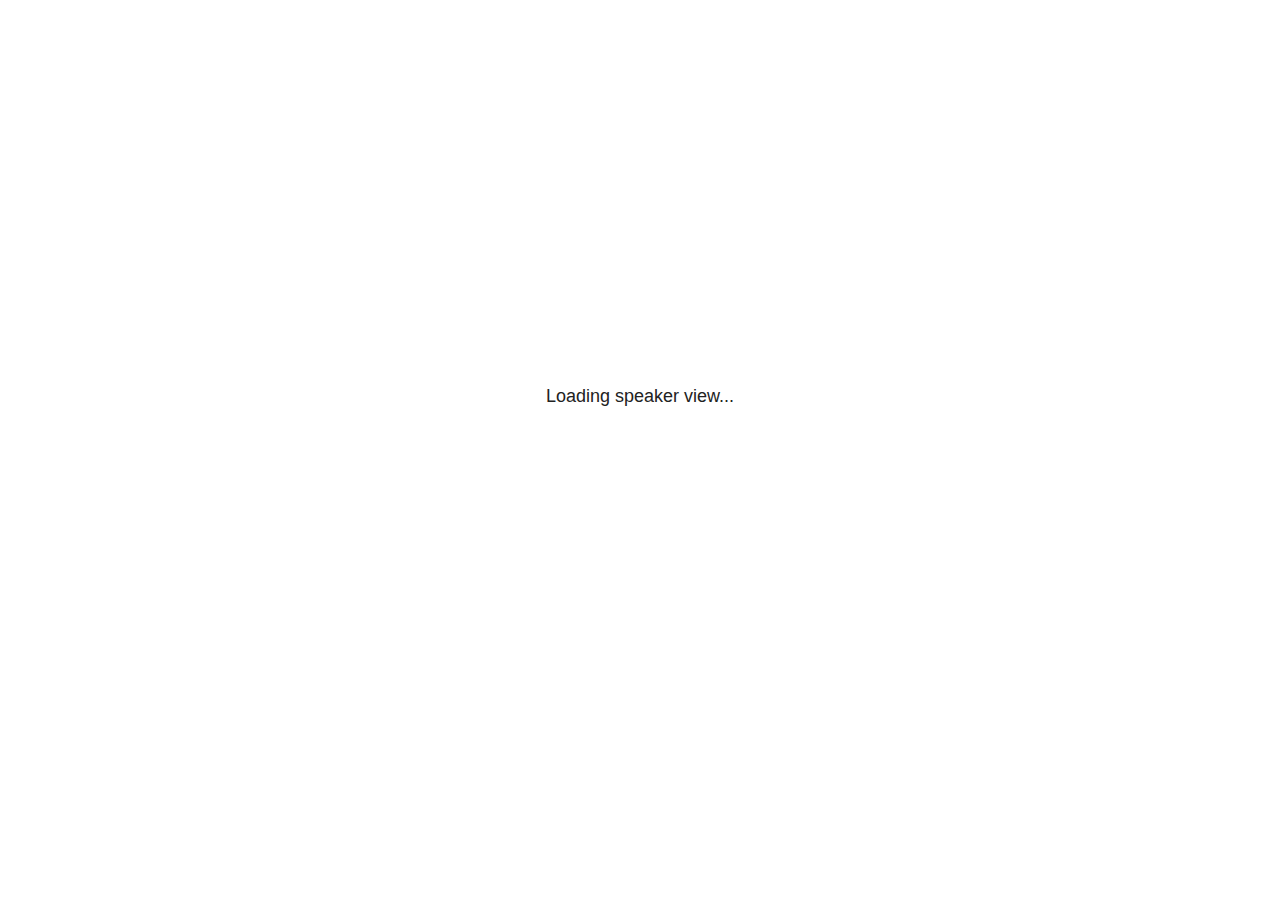
<file: docs/index_files/libs/revealjs/plugin/notes/speaker-view.html>
<!--
	NOTE: You need to build the notes plugin after making changes to this file.
-->
<html lang="en">
	<head>
		<meta charset="utf-8">

		<title>reveal.js - Speaker View</title>

		<style>
			body {
				font-family: Helvetica;
				font-size: 18px;
			}

			#current-slide,
			#upcoming-slide,
			#speaker-controls {
				padding: 6px;
				box-sizing: border-box;
				-moz-box-sizing: border-box;
			}

			#current-slide iframe,
			#upcoming-slide iframe {
				width: 100%;
				height: 100%;
				border: 1px solid #ddd;
			}

			#current-slide .label,
			#upcoming-slide .label {
				position: absolute;
				top: 10px;
				left: 10px;
				z-index: 2;
			}

			#connection-status {
				position: absolute;
				top: 0;
				left: 0;
				width: 100%;
				height: 100%;
				z-index: 20;
				padding: 30% 20% 20% 20%;
				font-size: 18px;
				color: #222;
				background: #fff;
				text-align: center;
				box-sizing: border-box;
				line-height: 1.4;
			}

			.overlay-element {
				height: 34px;
				line-height: 34px;
				padding: 0 10px;
				text-shadow: none;
				background: rgba( 220, 220, 220, 0.8 );
				color: #222;
				font-size: 14px;
			}

			.overlay-element.interactive:hover {
				background: rgba( 220, 220, 220, 1 );
			}

			#current-slide {
				position: absolute;
				width: 60%;
				height: 100%;
				top: 0;
				left: 0;
				padding-right: 0;
			}

			#upcoming-slide {
				position: absolute;
				width: 40%;
				height: 40%;
				right: 0;
				top: 0;
			}

			/* Speaker controls */
			#speaker-controls {
				position: absolute;
				top: 40%;
				right: 0;
				width: 40%;
				height: 60%;
				overflow: auto;
				font-size: 18px;
			}

				.speaker-controls-time.hidden,
				.speaker-controls-notes.hidden {
					display: none;
				}

				.speaker-controls-time .label,
				.speaker-controls-pace .label,
				.speaker-controls-notes .label {
					text-transform: uppercase;
					font-weight: normal;
					font-size: 0.66em;
					color: #666;
					margin: 0;
				}

				.speaker-controls-time, .speaker-controls-pace {
					border-bottom: 1px solid rgba( 200, 200, 200, 0.5 );
					margin-bottom: 10px;
					padding: 10px 16px;
					padding-bottom: 20px;
					cursor: pointer;
				}

				.speaker-controls-time .reset-button {
					opacity: 0;
					float: right;
					color: #666;
					text-decoration: none;
				}
				.speaker-controls-time:hover .reset-button {
					opacity: 1;
				}

				.speaker-controls-time .timer,
				.speaker-controls-time .clock {
					width: 50%;
				}

				.speaker-controls-time .timer,
				.speaker-controls-time .clock,
				.speaker-controls-time .pacing .hours-value,
				.speaker-controls-time .pacing .minutes-value,
				.speaker-controls-time .pacing .seconds-value {
					font-size: 1.9em;
				}

				.speaker-controls-time .timer {
					float: left;
				}

				.speaker-controls-time .clock {
					float: right;
					text-align: right;
				}

				.speaker-controls-time span.mute {
					opacity: 0.3;
				}

				.speaker-controls-time .pacing-title {
					margin-top: 5px;
				}

				.speaker-controls-time .pacing.ahead {
					color: blue;
				}

				.speaker-controls-time .pacing.on-track {
					color: green;
				}

				.speaker-controls-time .pacing.behind {
					color: red;
				}

				.speaker-controls-notes {
					padding: 10px 16px;
				}

				.speaker-controls-notes .value {
					margin-top: 5px;
					line-height: 1.4;
					font-size: 1.2em;
				}

			/* Layout selector */
			#speaker-layout {
				position: absolute;
				top: 10px;
				right: 10px;
				color: #222;
				z-index: 10;
			}
				#speaker-layout select {
					position: absolute;
					width: 100%;
					height: 100%;
					top: 0;
					left: 0;
					border: 0;
					box-shadow: 0;
					cursor: pointer;
					opacity: 0;

					font-size: 1em;
					background-color: transparent;

					-moz-appearance: none;
					-webkit-appearance: none;
					-webkit-tap-highlight-color: rgba(0, 0, 0, 0);
				}

				#speaker-layout select:focus {
					outline: none;
					box-shadow: none;
				}

			.clear {
				clear: both;
			}

			/* Speaker layout: Wide */
			body[data-speaker-layout="wide"] #current-slide,
			body[data-speaker-layout="wide"] #upcoming-slide {
				width: 50%;
				height: 45%;
				padding: 6px;
			}

			body[data-speaker-layout="wide"] #current-slide {
				top: 0;
				left: 0;
			}

			body[data-speaker-layout="wide"] #upcoming-slide {
				top: 0;
				left: 50%;
			}

			body[data-speaker-layout="wide"] #speaker-controls {
				top: 45%;
				left: 0;
				width: 100%;
				height: 50%;
				font-size: 1.25em;
			}

			/* Speaker layout: Tall */
			body[data-speaker-layout="tall"] #current-slide,
			body[data-speaker-layout="tall"] #upcoming-slide {
				width: 45%;
				height: 50%;
				padding: 6px;
			}

			body[data-speaker-layout="tall"] #current-slide {
				top: 0;
				left: 0;
			}

			body[data-speaker-layout="tall"] #upcoming-slide {
				top: 50%;
				left: 0;
			}

			body[data-speaker-layout="tall"] #speaker-controls {
				padding-top: 40px;
				top: 0;
				left: 45%;
				width: 55%;
				height: 100%;
				font-size: 1.25em;
			}

			/* Speaker layout: Notes only */
			body[data-speaker-layout="notes-only"] #current-slide,
			body[data-speaker-layout="notes-only"] #upcoming-slide {
				display: none;
			}

			body[data-speaker-layout="notes-only"] #speaker-controls {
				padding-top: 40px;
				top: 0;
				left: 0;
				width: 100%;
				height: 100%;
				font-size: 1.25em;
			}

			@media screen and (max-width: 1080px) {
				body[data-speaker-layout="default"] #speaker-controls {
					font-size: 16px;
				}
			}

			@media screen and (max-width: 900px) {
				body[data-speaker-layout="default"] #speaker-controls {
					font-size: 14px;
				}
			}

			@media screen and (max-width: 800px) {
				body[data-speaker-layout="default"] #speaker-controls {
					font-size: 12px;
				}
			}

		</style>
	</head>

	<body>

		<div id="connection-status">Loading speaker view...</div>

		<div id="current-slide"></div>
		<div id="upcoming-slide"><span class="overlay-element label">Upcoming</span></div>
		<div id="speaker-controls">
			<div class="speaker-controls-time">
				<h4 class="label">Time <span class="reset-button">Click to Reset</span></h4>
				<div class="clock">
					<span class="clock-value">0:00 AM</span>
				</div>
				<div class="timer">
					<span class="hours-value">00</span><span class="minutes-value">:00</span><span class="seconds-value">:00</span>
				</div>
				<div class="clear"></div>

				<h4 class="label pacing-title" style="display: none">Pacing – Time to finish current slide</h4>
				<div class="pacing" style="display: none">
					<span class="hours-value">00</span><span class="minutes-value">:00</span><span class="seconds-value">:00</span>
				</div>
			</div>

			<div class="speaker-controls-notes hidden">
				<h4 class="label">Notes</h4>
				<div class="value"></div>
			</div>
		</div>
		<div id="speaker-layout" class="overlay-element interactive">
			<span class="speaker-layout-label"></span>
			<select class="speaker-layout-dropdown"></select>
		</div>

		<script>

			(function() {

				var notes,
					notesValue,
					currentState,
					currentSlide,
					upcomingSlide,
					layoutLabel,
					layoutDropdown,
					pendingCalls = {},
					lastRevealApiCallId = 0,
					connected = false,
					whitelistedWindows = [window.opener];

				var SPEAKER_LAYOUTS = {
					'default': 'Default',
					'wide': 'Wide',
					'tall': 'Tall',
					'notes-only': 'Notes only'
				};

				setupLayout();

				var connectionStatus = document.querySelector( '#connection-status' );
				var connectionTimeout = setTimeout( function() {
					connectionStatus.innerHTML = 'Error connecting to main window.<br>Please try closing and reopening the speaker view.';
				}, 5000 );
;
				window.addEventListener( 'message', function( event ) {

					// Validate the origin of this message to prevent XSS
					if( window.location.origin !== event.origin && whitelistedWindows.indexOf( event.source ) === -1 ) {
						return;
					}

					clearTimeout( connectionTimeout );
					connectionStatus.style.display = 'none';

					var data = JSON.parse( event.data );

					// The overview mode is only useful to the reveal.js instance
					// where navigation occurs so we don't sync it
					if( data.state ) delete data.state.overview;

					// Messages sent by the notes plugin inside of the main window
					if( data && data.namespace === 'reveal-notes' ) {
						if( data.type === 'connect' ) {
							handleConnectMessage( data );
						}
						else if( data.type === 'state' ) {
							handleStateMessage( data );
						}
						else if( data.type === 'return' ) {
							pendingCalls[data.callId](data.result);
							delete pendingCalls[data.callId];
						}
					}
					// Messages sent by the reveal.js inside of the current slide preview
					else if( data && data.namespace === 'reveal' ) {
						if( /ready/.test( data.eventName ) ) {
							// Send a message back to notify that the handshake is complete
							window.opener.postMessage( JSON.stringify({ namespace: 'reveal-notes', type: 'connected'} ), '*' );
						}
						else if( /slidechanged|fragmentshown|fragmenthidden|paused|resumed/.test( data.eventName ) && currentState !== JSON.stringify( data.state ) ) {

							dispatchStateToMainWindow( data.state );

						}
					}

				} );

				/**
				 * Updates the presentation in the main window to match the state
				 * of the presentation in the notes window.
				 */
				const dispatchStateToMainWindow = debounce(( state ) => {
					window.opener.postMessage( JSON.stringify({ method: 'setState', args: [ state ]} ), '*' );
				}, 500);

				/**
				 * Asynchronously calls the Reveal.js API of the main frame.
				 */
				function callRevealApi( methodName, methodArguments, callback ) {

					var callId = ++lastRevealApiCallId;
					pendingCalls[callId] = callback;
					window.opener.postMessage( JSON.stringify( {
						namespace: 'reveal-notes',
						type: 'call',
						callId: callId,
						methodName: methodName,
						arguments: methodArguments
					} ), '*' );

				}

				/**
				 * Called when the main window is trying to establish a
				 * connection.
				 */
				function handleConnectMessage( data ) {

					if( connected === false ) {
						connected = true;

						setupIframes( data );
						setupKeyboard();
						setupNotes();
						setupTimer();
						setupHeartbeat();
					}

				}

				/**
				 * Called when the main window sends an updated state.
				 */
				function handleStateMessage( data ) {

					// Store the most recently set state to avoid circular loops
					// applying the same state
					currentState = JSON.stringify( data.state );

					// No need for updating the notes in case of fragment changes
					if ( data.notes ) {
						notes.classList.remove( 'hidden' );
						notesValue.style.whiteSpace = data.whitespace;
						if( data.markdown ) {
							notesValue.innerHTML = marked( data.notes );
						}
						else {
							notesValue.innerHTML = data.notes;
						}
					}
					else {
						notes.classList.add( 'hidden' );
					}

					// Update the note slides
					currentSlide.contentWindow.postMessage( JSON.stringify({ method: 'setState', args: [ data.state ] }), '*' );
					upcomingSlide.contentWindow.postMessage( JSON.stringify({ method: 'setState', args: [ data.state ] }), '*' );
					upcomingSlide.contentWindow.postMessage( JSON.stringify({ method: 'next' }), '*' );

				}

				// Limit to max one state update per X ms
				handleStateMessage = debounce( handleStateMessage, 200 );

				/**
				 * Forward keyboard events to the current slide window.
				 * This enables keyboard events to work even if focus
				 * isn't set on the current slide iframe.
				 *
				 * Block F5 default handling, it reloads and disconnects
				 * the speaker notes window.
				 */
				function setupKeyboard() {

					document.addEventListener( 'keydown', function( event ) {
						if( event.keyCode === 116 || ( event.metaKey && event.keyCode === 82 ) ) {
							event.preventDefault();
							return false;
						}
						currentSlide.contentWindow.postMessage( JSON.stringify({ method: 'triggerKey', args: [ event.keyCode ] }), '*' );
					} );

				}

				/**
				 * Creates the preview iframes.
				 */
				function setupIframes( data ) {

					var params = [
						'receiver',
						'progress=false',
						'history=false',
						'transition=none',
						'autoSlide=0',
						'backgroundTransition=none'
					].join( '&' );

					var urlSeparator = /\?/.test(data.url) ? '&' : '?';
					var hash = '#/' + data.state.indexh + '/' + data.state.indexv;
					var currentURL = data.url + urlSeparator + params + '&postMessageEvents=true' + hash;
					var upcomingURL = data.url + urlSeparator + params + '&controls=false' + hash;

					currentSlide = document.createElement( 'iframe' );
					currentSlide.setAttribute( 'width', 1280 );
					currentSlide.setAttribute( 'height', 1024 );
					currentSlide.setAttribute( 'src', currentURL );
					document.querySelector( '#current-slide' ).appendChild( currentSlide );

					upcomingSlide = document.createElement( 'iframe' );
					upcomingSlide.setAttribute( 'width', 640 );
					upcomingSlide.setAttribute( 'height', 512 );
					upcomingSlide.setAttribute( 'src', upcomingURL );
					document.querySelector( '#upcoming-slide' ).appendChild( upcomingSlide );

					whitelistedWindows.push( currentSlide.contentWindow, upcomingSlide.contentWindow );

				}

				/**
				 * Setup the notes UI.
				 */
				function setupNotes() {

					notes = document.querySelector( '.speaker-controls-notes' );
					notesValue = document.querySelector( '.speaker-controls-notes .value' );

				}

				/**
				 * We send out a heartbeat at all times to ensure we can
				 * reconnect with the main presentation window after reloads.
				 */
				function setupHeartbeat() {

					setInterval( () => {
						window.opener.postMessage( JSON.stringify({ namespace: 'reveal-notes', type: 'heartbeat'} ), '*' );
					}, 1000 );

				}

				function getTimings( callback ) {

					callRevealApi( 'getSlidesAttributes', [], function ( slideAttributes ) {
						callRevealApi( 'getConfig', [], function ( config ) {
							var totalTime = config.totalTime;
							var minTimePerSlide = config.minimumTimePerSlide || 0;
							var defaultTiming = config.defaultTiming;
							if ((defaultTiming == null) && (totalTime == null)) {
								callback(null);
								return;
							}
							// Setting totalTime overrides defaultTiming
							if (totalTime) {
								defaultTiming = 0;
							}
							var timings = [];
							for ( var i in slideAttributes ) {
								var slide = slideAttributes[ i ];
								var timing = defaultTiming;
								if( slide.hasOwnProperty( 'data-timing' )) {
									var t = slide[ 'data-timing' ];
									timing = parseInt(t);
									if( isNaN(timing) ) {
										console.warn("Could not parse timing '" + t + "' of slide " + i + "; using default of " + defaultTiming);
										timing = defaultTiming;
									}
								}
								timings.push(timing);
							}
							if ( totalTime ) {
								// After we've allocated time to individual slides, we summarize it and
								// subtract it from the total time
								var remainingTime = totalTime - timings.reduce( function(a, b) { return a + b; }, 0 );
								// The remaining time is divided by the number of slides that have 0 seconds
								// allocated at the moment, giving the average time-per-slide on the remaining slides
								var remainingSlides = (timings.filter( function(x) { return x == 0 }) ).length
								var timePerSlide = Math.round( remainingTime / remainingSlides, 0 )
								// And now we replace every zero-value timing with that average
								timings = timings.map( function(x) { return (x==0 ? timePerSlide : x) } );
							}
							var slidesUnderMinimum = timings.filter( function(x) { return (x < minTimePerSlide) } ).length
							if ( slidesUnderMinimum ) {
								message = "The pacing time for " + slidesUnderMinimum + " slide(s) is under the configured minimum of " + minTimePerSlide + " seconds. Check the data-timing attribute on individual slides, or consider increasing the totalTime or minimumTimePerSlide configuration options (or removing some slides).";
								alert(message);
							}
							callback( timings );
						} );
					} );

				}

				/**
				 * Return the number of seconds allocated for presenting
				 * all slides up to and including this one.
				 */
				function getTimeAllocated( timings, callback ) {

					callRevealApi( 'getSlidePastCount', [], function ( currentSlide ) {
						var allocated = 0;
						for (var i in timings.slice(0, currentSlide + 1)) {
							allocated += timings[i];
						}
						callback( allocated );
					} );

				}

				/**
				 * Create the timer and clock and start updating them
				 * at an interval.
				 */
				function setupTimer() {

					var start = new Date(),
					timeEl = document.querySelector( '.speaker-controls-time' ),
					clockEl = timeEl.querySelector( '.clock-value' ),
					hoursEl = timeEl.querySelector( '.hours-value' ),
					minutesEl = timeEl.querySelector( '.minutes-value' ),
					secondsEl = timeEl.querySelector( '.seconds-value' ),
					pacingTitleEl = timeEl.querySelector( '.pacing-title' ),
					pacingEl = timeEl.querySelector( '.pacing' ),
					pacingHoursEl = pacingEl.querySelector( '.hours-value' ),
					pacingMinutesEl = pacingEl.querySelector( '.minutes-value' ),
					pacingSecondsEl = pacingEl.querySelector( '.seconds-value' );

					var timings = null;
					getTimings( function ( _timings ) {

						timings = _timings;
						if (_timings !== null) {
							pacingTitleEl.style.removeProperty('display');
							pacingEl.style.removeProperty('display');
						}

						// Update once directly
						_updateTimer();

						// Then update every second
						setInterval( _updateTimer, 1000 );

					} );


					function _resetTimer() {

						if (timings == null) {
							start = new Date();
							_updateTimer();
						}
						else {
							// Reset timer to beginning of current slide
							getTimeAllocated( timings, function ( slideEndTimingSeconds ) {
								var slideEndTiming = slideEndTimingSeconds * 1000;
								callRevealApi( 'getSlidePastCount', [], function ( currentSlide ) {
									var currentSlideTiming = timings[currentSlide] * 1000;
									var previousSlidesTiming = slideEndTiming - currentSlideTiming;
									var now = new Date();
									start = new Date(now.getTime() - previousSlidesTiming);
									_updateTimer();
								} );
							} );
						}

					}

					timeEl.addEventListener( 'click', function() {
						_resetTimer();
						return false;
					} );

					function _displayTime( hrEl, minEl, secEl, time) {

						var sign = Math.sign(time) == -1 ? "-" : "";
						time = Math.abs(Math.round(time / 1000));
						var seconds = time % 60;
						var minutes = Math.floor( time / 60 ) % 60 ;
						var hours = Math.floor( time / ( 60 * 60 )) ;
						hrEl.innerHTML = sign + zeroPadInteger( hours );
						if (hours == 0) {
							hrEl.classList.add( 'mute' );
						}
						else {
							hrEl.classList.remove( 'mute' );
						}
						minEl.innerHTML = ':' + zeroPadInteger( minutes );
						if (hours == 0 && minutes == 0) {
							minEl.classList.add( 'mute' );
						}
						else {
							minEl.classList.remove( 'mute' );
						}
						secEl.innerHTML = ':' + zeroPadInteger( seconds );
					}

					function _updateTimer() {

						var diff, hours, minutes, seconds,
						now = new Date();

						diff = now.getTime() - start.getTime();

						clockEl.innerHTML = now.toLocaleTimeString( 'en-US', { hour12: true, hour: '2-digit', minute:'2-digit' } );
						_displayTime( hoursEl, minutesEl, secondsEl, diff );
						if (timings !== null) {
							_updatePacing(diff);
						}

					}

					function _updatePacing(diff) {

						getTimeAllocated( timings, function ( slideEndTimingSeconds ) {
							var slideEndTiming = slideEndTimingSeconds * 1000;

							callRevealApi( 'getSlidePastCount', [], function ( currentSlide ) {
								var currentSlideTiming = timings[currentSlide] * 1000;
								var timeLeftCurrentSlide = slideEndTiming - diff;
								if (timeLeftCurrentSlide < 0) {
									pacingEl.className = 'pacing behind';
								}
								else if (timeLeftCurrentSlide < currentSlideTiming) {
									pacingEl.className = 'pacing on-track';
								}
								else {
									pacingEl.className = 'pacing ahead';
								}
								_displayTime( pacingHoursEl, pacingMinutesEl, pacingSecondsEl, timeLeftCurrentSlide );
							} );
						} );
					}

				}

				/**
				 * Sets up the speaker view layout and layout selector.
				 */
				function setupLayout() {

					layoutDropdown = document.querySelector( '.speaker-layout-dropdown' );
					layoutLabel = document.querySelector( '.speaker-layout-label' );

					// Render the list of available layouts
					for( var id in SPEAKER_LAYOUTS ) {
						var option = document.createElement( 'option' );
						option.setAttribute( 'value', id );
						option.textContent = SPEAKER_LAYOUTS[ id ];
						layoutDropdown.appendChild( option );
					}

					// Monitor the dropdown for changes
					layoutDropdown.addEventListener( 'change', function( event ) {

						setLayout( layoutDropdown.value );

					}, false );

					// Restore any currently persisted layout
					setLayout( getLayout() );

				}

				/**
				 * Sets a new speaker view layout. The layout is persisted
				 * in local storage.
				 */
				function setLayout( value ) {

					var title = SPEAKER_LAYOUTS[ value ];

					layoutLabel.innerHTML = 'Layout' + ( title ? ( ': ' + title ) : '' );
					layoutDropdown.value = value;

					document.body.setAttribute( 'data-speaker-layout', value );

					// Persist locally
					if( supportsLocalStorage() ) {
						window.localStorage.setItem( 'reveal-speaker-layout', value );
					}

				}

				/**
				 * Returns the ID of the most recently set speaker layout
				 * or our default layout if none has been set.
				 */
				function getLayout() {

					if( supportsLocalStorage() ) {
						var layout = window.localStorage.getItem( 'reveal-speaker-layout' );
						if( layout ) {
							return layout;
						}
					}

					// Default to the first record in the layouts hash
					for( var id in SPEAKER_LAYOUTS ) {
						return id;
					}

				}

				function supportsLocalStorage() {

					try {
						localStorage.setItem('test', 'test');
						localStorage.removeItem('test');
						return true;
					}
					catch( e ) {
						return false;
					}

				}

				function zeroPadInteger( num ) {

					var str = '00' + parseInt( num );
					return str.substring( str.length - 2 );

				}

				/**
				 * Limits the frequency at which a function can be called.
				 */
				function debounce( fn, ms ) {

					var lastTime = 0,
						timeout;

					return function() {

						var args = arguments;
						var context = this;

						clearTimeout( timeout );

						var timeSinceLastCall = Date.now() - lastTime;
						if( timeSinceLastCall > ms ) {
							fn.apply( context, args );
							lastTime = Date.now();
						}
						else {
							timeout = setTimeout( function() {
								fn.apply( context, args );
								lastTime = Date.now();
							}, ms - timeSinceLastCall );
						}

					}

				}

			})();

		</script>
	</body>
</html>
</file>
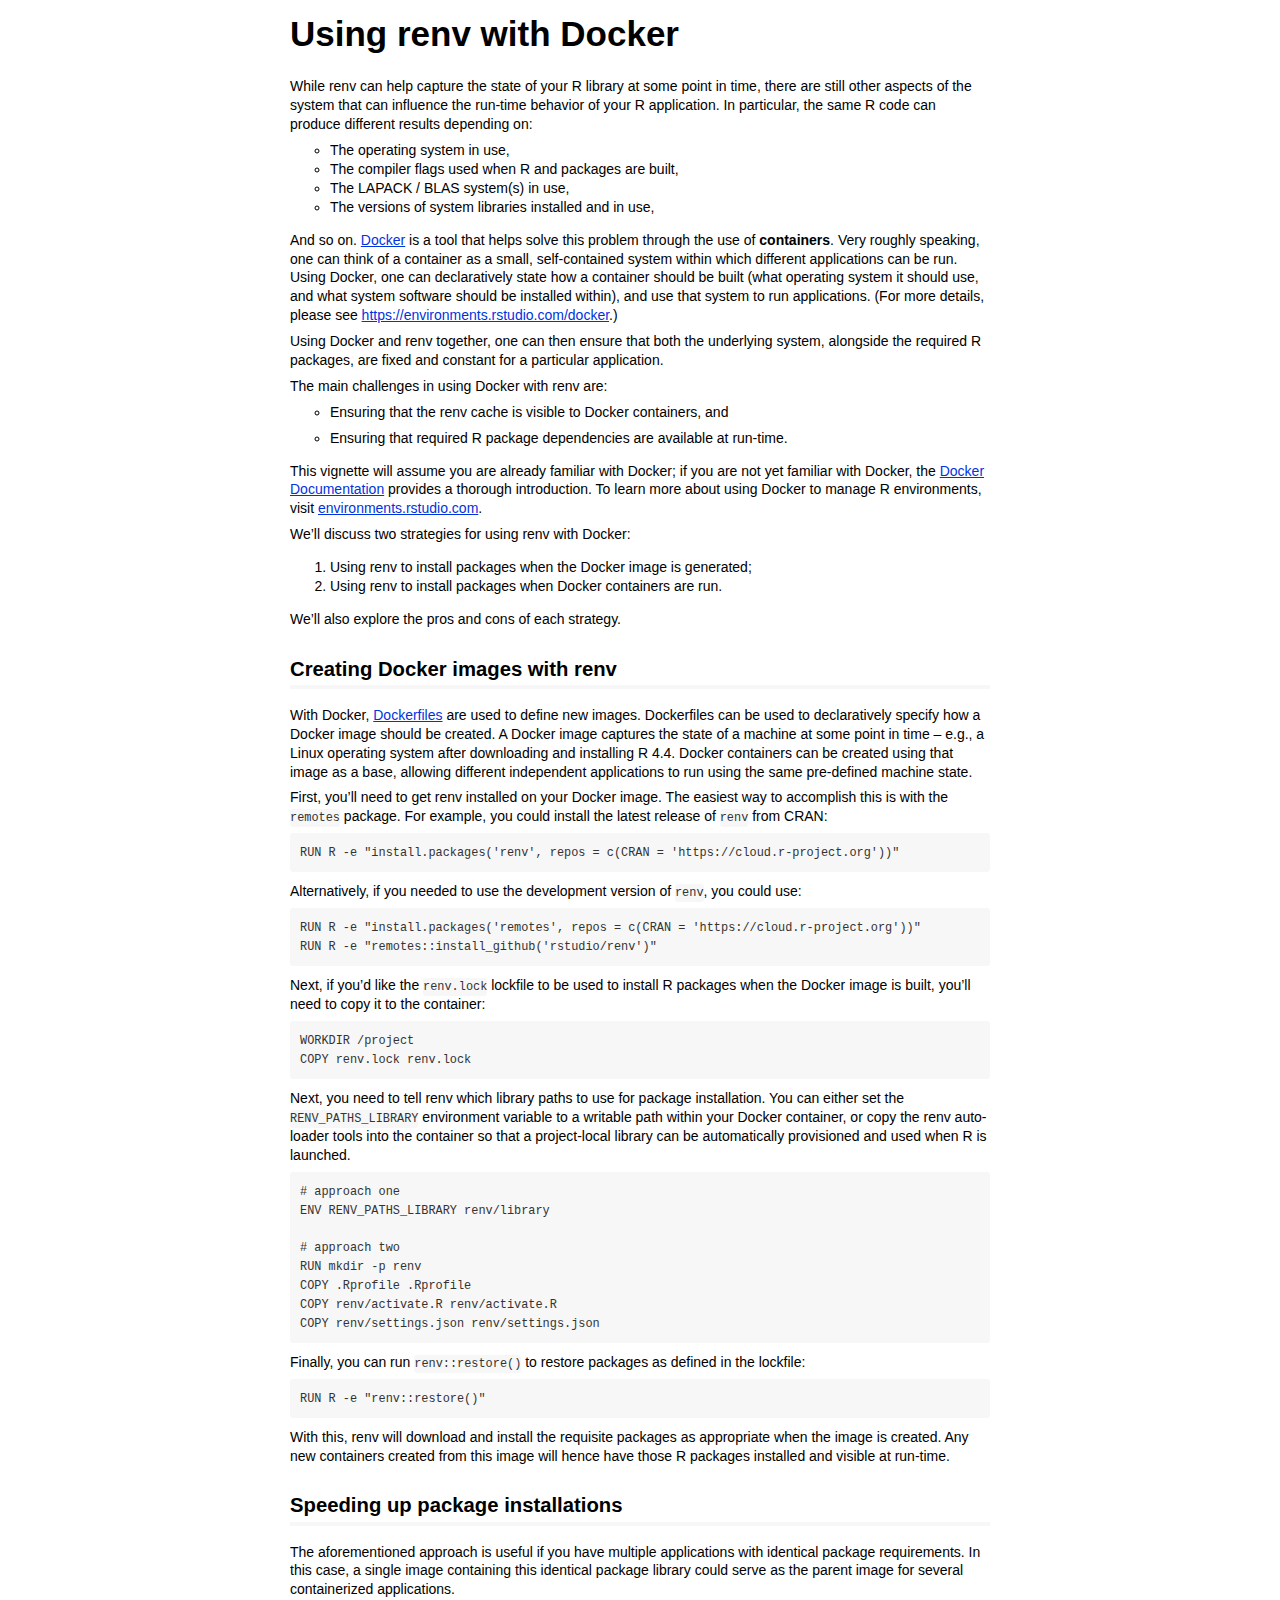
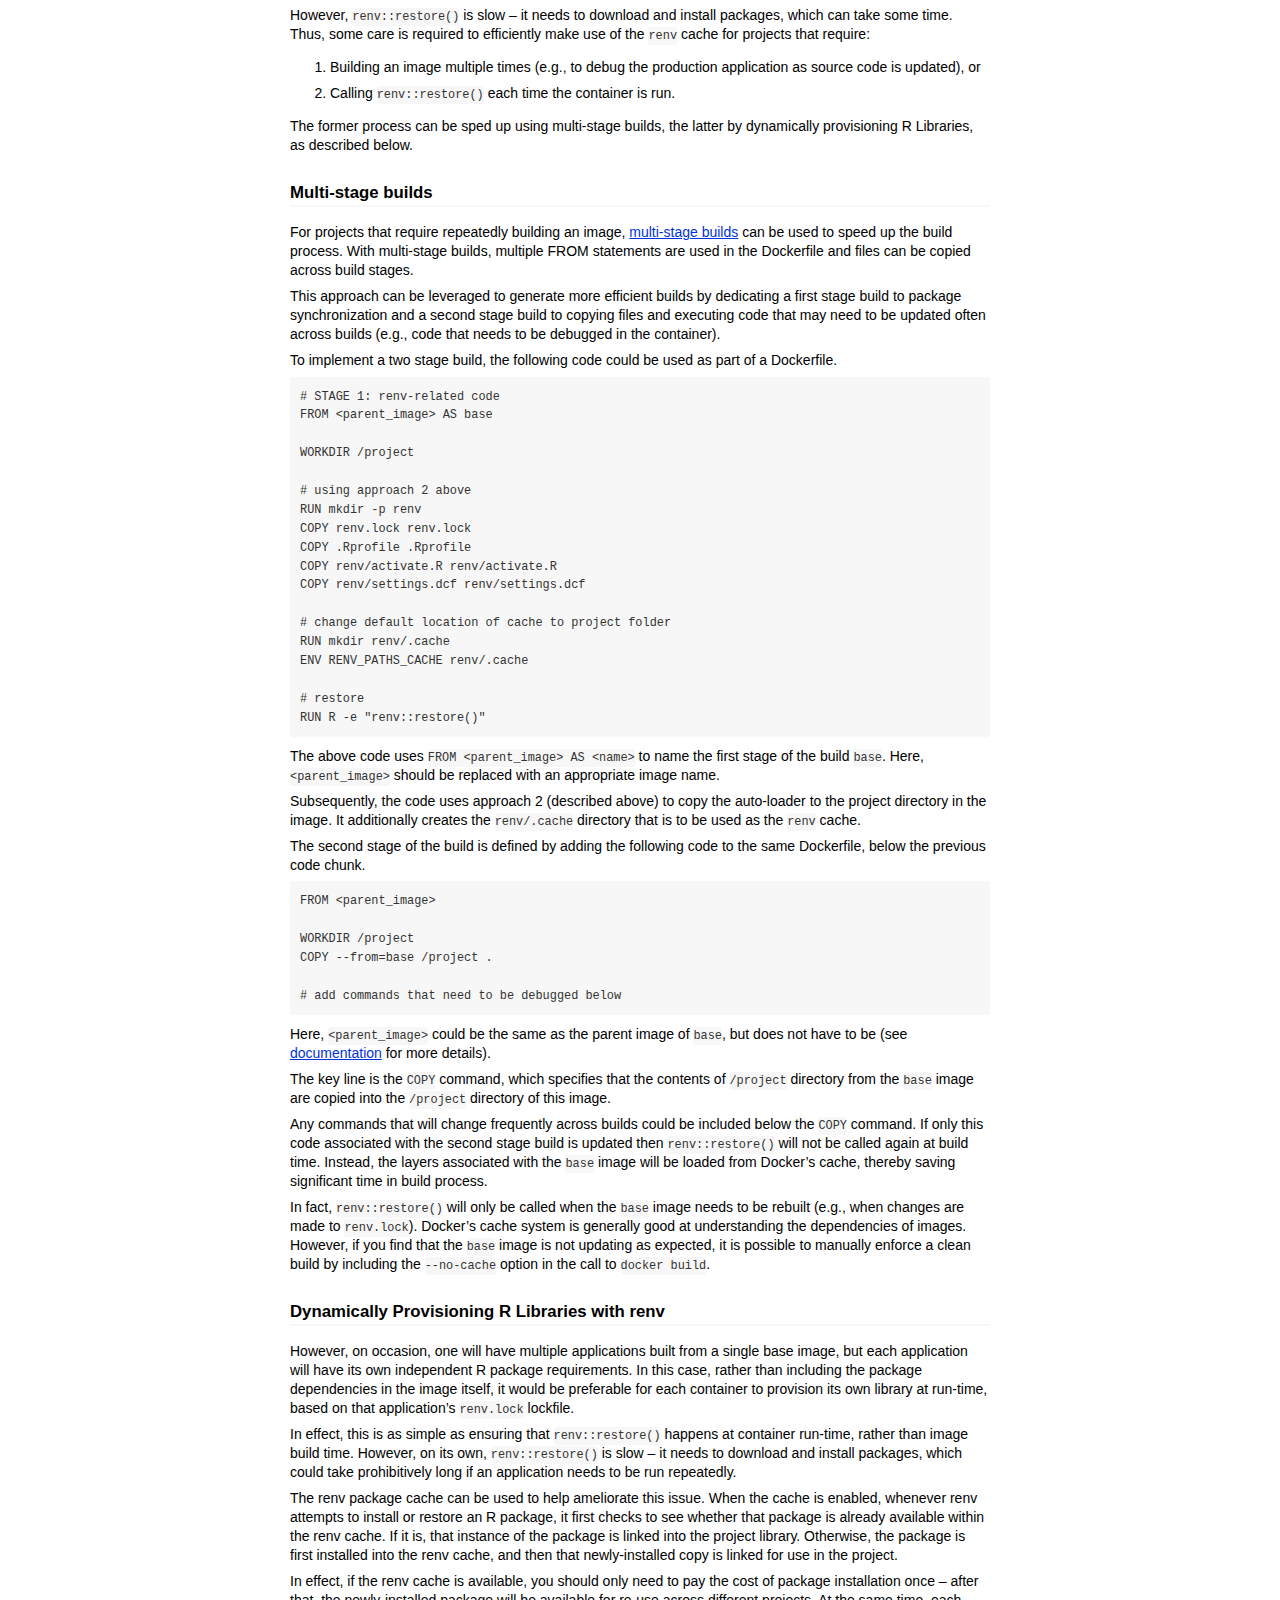
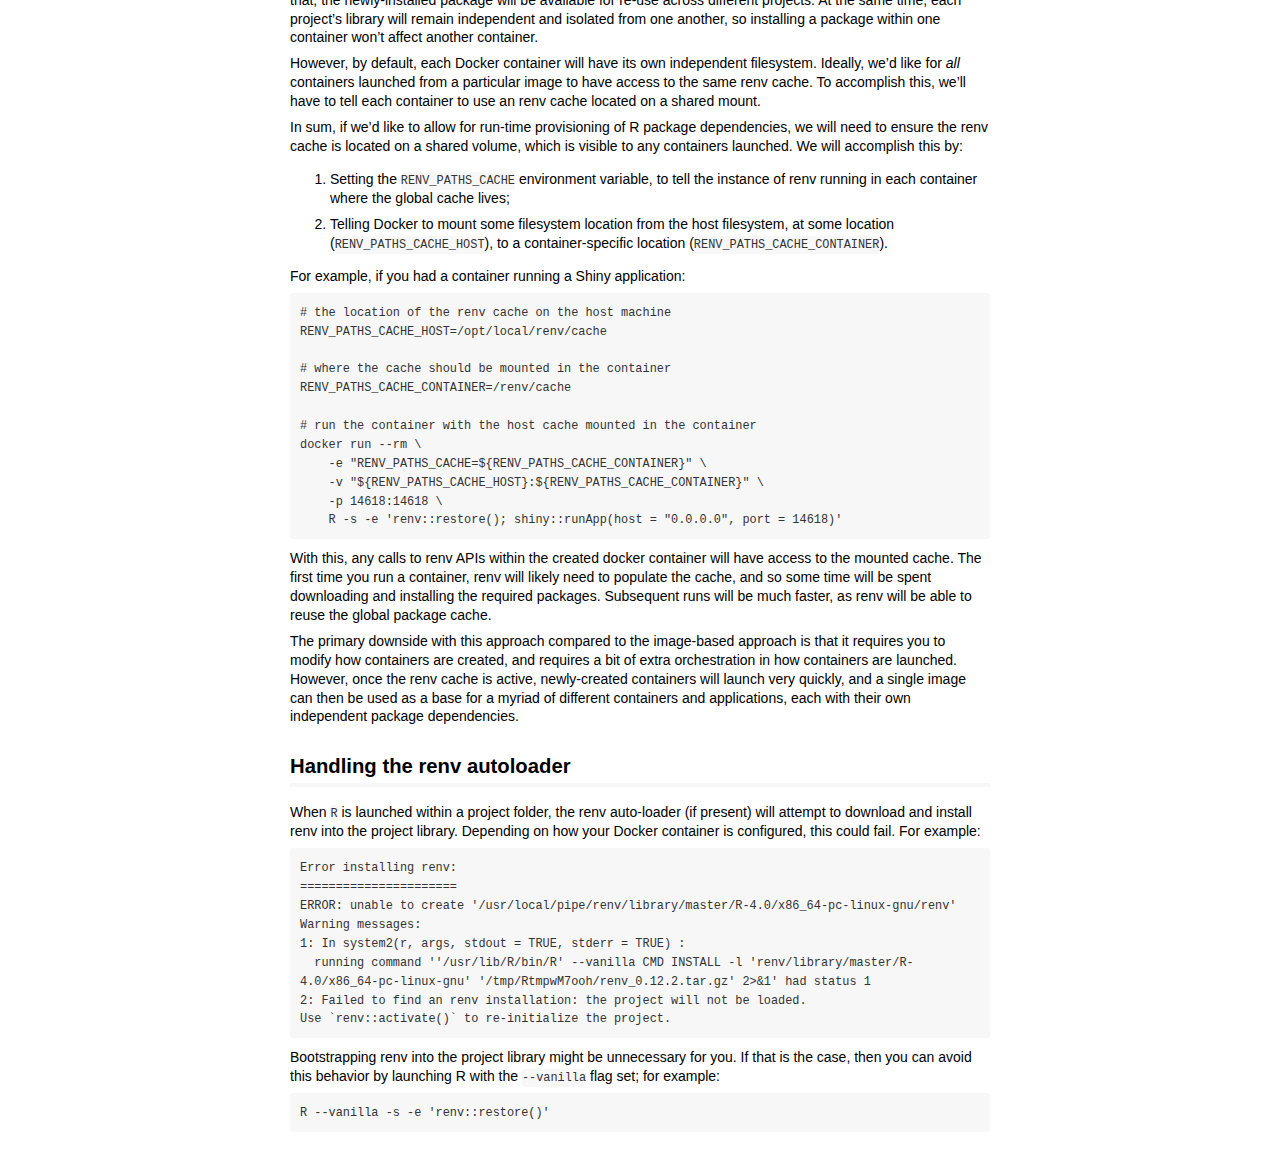
<file: renv/library/macos/R-4.4/aarch64-apple-darwin20/renv/doc/docker.html>
<!DOCTYPE html>

<html>

<head>

<meta charset="utf-8" />
<meta name="generator" content="pandoc" />
<meta http-equiv="X-UA-Compatible" content="IE=EDGE" />

<meta name="viewport" content="width=device-width, initial-scale=1" />



<title>Using renv with Docker</title>

<script>// Pandoc 2.9 adds attributes on both header and div. We remove the former (to
// be compatible with the behavior of Pandoc < 2.8).
document.addEventListener('DOMContentLoaded', function(e) {
  var hs = document.querySelectorAll("div.section[class*='level'] > :first-child");
  var i, h, a;
  for (i = 0; i < hs.length; i++) {
    h = hs[i];
    if (!/^h[1-6]$/i.test(h.tagName)) continue;  // it should be a header h1-h6
    a = h.attributes;
    while (a.length > 0) h.removeAttribute(a[0].name);
  }
});
</script>

<style type="text/css">
code{white-space: pre-wrap;}
span.smallcaps{font-variant: small-caps;}
span.underline{text-decoration: underline;}
div.column{display: inline-block; vertical-align: top; width: 50%;}
div.hanging-indent{margin-left: 1.5em; text-indent: -1.5em;}
ul.task-list{list-style: none;}
</style>







<style type="text/css">body {
background-color: #fff;
margin: 1em auto;
max-width: 700px;
overflow: visible;
padding-left: 2em;
padding-right: 2em;
font-family: "Open Sans", "Helvetica Neue", Helvetica, Arial, sans-serif;
font-size: 14px;
line-height: 1.35;
}
#TOC {
clear: both;
margin: 0 0 10px 10px;
padding: 4px;
width: 400px;
border: 1px solid #CCCCCC;
border-radius: 5px;
background-color: #f6f6f6;
font-size: 13px;
line-height: 1.3;
}
#TOC .toctitle {
font-weight: bold;
font-size: 15px;
margin-left: 5px;
}
#TOC ul {
padding-left: 40px;
margin-left: -1.5em;
margin-top: 5px;
margin-bottom: 5px;
}
#TOC ul ul {
margin-left: -2em;
}
#TOC li {
line-height: 16px;
}
table {
margin: 1em auto;
border-width: 1px;
border-color: #DDDDDD;
border-style: outset;
border-collapse: collapse;
}
table th {
border-width: 2px;
padding: 5px;
border-style: inset;
}
table td {
border-width: 1px;
border-style: inset;
line-height: 18px;
padding: 5px 5px;
}
table, table th, table td {
border-left-style: none;
border-right-style: none;
}
table thead, table tr.even {
background-color: #f7f7f7;
}
p {
margin: 0.5em 0;
}
blockquote {
background-color: #f6f6f6;
padding: 0.25em 0.75em;
}
hr {
border-style: solid;
border: none;
border-top: 1px solid #777;
margin: 28px 0;
}
dl {
margin-left: 0;
}
dl dd {
margin-bottom: 13px;
margin-left: 13px;
}
dl dt {
font-weight: bold;
}
ul {
margin-top: 0;
}
ul li {
list-style: circle outside;
}
ul ul {
margin-bottom: 0;
}
pre, code {
background-color: #f7f7f7;
border-radius: 3px;
color: #333;
white-space: pre-wrap; 
}
pre {
border-radius: 3px;
margin: 5px 0px 10px 0px;
padding: 10px;
}
pre:not([class]) {
background-color: #f7f7f7;
}
code {
font-family: Consolas, Monaco, 'Courier New', monospace;
font-size: 85%;
}
p > code, li > code {
padding: 2px 0px;
}
div.figure {
text-align: center;
}
img {
background-color: #FFFFFF;
padding: 2px;
border: 1px solid #DDDDDD;
border-radius: 3px;
border: 1px solid #CCCCCC;
margin: 0 5px;
}
h1 {
margin-top: 0;
font-size: 35px;
line-height: 40px;
}
h2 {
border-bottom: 4px solid #f7f7f7;
padding-top: 10px;
padding-bottom: 2px;
font-size: 145%;
}
h3 {
border-bottom: 2px solid #f7f7f7;
padding-top: 10px;
font-size: 120%;
}
h4 {
border-bottom: 1px solid #f7f7f7;
margin-left: 8px;
font-size: 105%;
}
h5, h6 {
border-bottom: 1px solid #ccc;
font-size: 105%;
}
a {
color: #0033dd;
text-decoration: none;
}
a:hover {
color: #6666ff; }
a:visited {
color: #800080; }
a:visited:hover {
color: #BB00BB; }
a[href^="http:"] {
text-decoration: underline; }
a[href^="https:"] {
text-decoration: underline; }

code > span.kw { color: #555; font-weight: bold; } 
code > span.dt { color: #902000; } 
code > span.dv { color: #40a070; } 
code > span.bn { color: #d14; } 
code > span.fl { color: #d14; } 
code > span.ch { color: #d14; } 
code > span.st { color: #d14; } 
code > span.co { color: #888888; font-style: italic; } 
code > span.ot { color: #007020; } 
code > span.al { color: #ff0000; font-weight: bold; } 
code > span.fu { color: #900; font-weight: bold; } 
code > span.er { color: #a61717; background-color: #e3d2d2; } 
</style>




</head>

<body>




<h1 class="title toc-ignore">Using renv with Docker</h1>



<p>While renv can help capture the state of your R library at some point
in time, there are still other aspects of the system that can influence
the run-time behavior of your R application. In particular, the same R
code can produce different results depending on:</p>
<ul>
<li>The operating system in use,</li>
<li>The compiler flags used when R and packages are built,</li>
<li>The LAPACK / BLAS system(s) in use,</li>
<li>The versions of system libraries installed and in use,</li>
</ul>
<p>And so on. <a href="https://www.docker.com/">Docker</a> is a tool
that helps solve this problem through the use of
<strong>containers</strong>. Very roughly speaking, one can think of a
container as a small, self-contained system within which different
applications can be run. Using Docker, one can declaratively state how a
container should be built (what operating system it should use, and what
system software should be installed within), and use that system to run
applications. (For more details, please see <a href="https://environments.rstudio.com/docker" class="uri">https://environments.rstudio.com/docker</a>.)</p>
<p>Using Docker and renv together, one can then ensure that both the
underlying system, alongside the required R packages, are fixed and
constant for a particular application.</p>
<p>The main challenges in using Docker with renv are:</p>
<ul>
<li><p>Ensuring that the renv cache is visible to Docker containers,
and</p></li>
<li><p>Ensuring that required R package dependencies are available at
run-time.</p></li>
</ul>
<p>This vignette will assume you are already familiar with Docker; if
you are not yet familiar with Docker, the <a href="https://docs.docker.com/">Docker Documentation</a> provides a
thorough introduction. To learn more about using Docker to manage R
environments, visit <a href="https://environments.rstudio.com/docker.html">environments.rstudio.com</a>.</p>
<p>We’ll discuss two strategies for using renv with Docker:</p>
<ol style="list-style-type: decimal">
<li>Using renv to install packages when the Docker image is
generated;</li>
<li>Using renv to install packages when Docker containers are run.</li>
</ol>
<p>We’ll also explore the pros and cons of each strategy.</p>
<div id="creating-docker-images-with-renv" class="section level2">
<h2>Creating Docker images with renv</h2>
<p>With Docker, <a href="https://docs.docker.com/engine/reference/builder/">Dockerfiles</a>
are used to define new images. Dockerfiles can be used to declaratively
specify how a Docker image should be created. A Docker image captures
the state of a machine at some point in time – e.g., a Linux operating
system after downloading and installing R 4.4. Docker containers can be
created using that image as a base, allowing different independent
applications to run using the same pre-defined machine state.</p>
<p>First, you’ll need to get renv installed on your Docker image. The
easiest way to accomplish this is with the <code>remotes</code> package.
For example, you could install the latest release of <code>renv</code>
from CRAN:</p>
<pre><code>RUN R -e &quot;install.packages(&#39;renv&#39;, repos = c(CRAN = &#39;https://cloud.r-project.org&#39;))&quot;</code></pre>
<p>Alternatively, if you needed to use the development version of
<code>renv</code>, you could use:</p>
<pre><code>RUN R -e &quot;install.packages(&#39;remotes&#39;, repos = c(CRAN = &#39;https://cloud.r-project.org&#39;))&quot;
RUN R -e &quot;remotes::install_github(&#39;rstudio/renv&#39;)&quot;</code></pre>
<p>Next, if you’d like the <code>renv.lock</code> lockfile to be used to
install R packages when the Docker image is built, you’ll need to copy
it to the container:</p>
<pre><code>WORKDIR /project
COPY renv.lock renv.lock</code></pre>
<p>Next, you need to tell renv which library paths to use for package
installation. You can either set the <code>RENV_PATHS_LIBRARY</code>
environment variable to a writable path within your Docker container, or
copy the renv auto-loader tools into the container so that a
project-local library can be automatically provisioned and used when R
is launched.</p>
<pre><code># approach one
ENV RENV_PATHS_LIBRARY renv/library

# approach two
RUN mkdir -p renv
COPY .Rprofile .Rprofile
COPY renv/activate.R renv/activate.R
COPY renv/settings.json renv/settings.json</code></pre>
<p>Finally, you can run <code>renv::restore()</code> to restore packages
as defined in the lockfile:</p>
<pre><code>RUN R -e &quot;renv::restore()&quot;</code></pre>
<p>With this, renv will download and install the requisite packages as
appropriate when the image is created. Any new containers created from
this image will hence have those R packages installed and visible at
run-time.</p>
</div>
<div id="speeding-up-package-installations" class="section level2">
<h2>Speeding up package installations</h2>
<p>The aforementioned approach is useful if you have multiple
applications with identical package requirements. In this case, a single
image containing this identical package library could serve as the
parent image for several containerized applications.</p>
<p>However, <code>renv::restore()</code> is slow – it needs to download
and install packages, which can take some time. Thus, some care is
required to efficiently make use of the <code>renv</code> cache for
projects that require:</p>
<ol style="list-style-type: decimal">
<li><p>Building an image multiple times (e.g., to debug the production
application as source code is updated), or</p></li>
<li><p>Calling <code>renv::restore()</code> each time the container is
run.</p></li>
</ol>
<p>The former process can be sped up using multi-stage builds, the
latter by dynamically provisioning R Libraries, as described below.</p>
<div id="multi-stage-builds" class="section level3">
<h3>Multi-stage builds</h3>
<p>For projects that require repeatedly building an image, <a href="https://docs.docker.com/build/building/multi-stage/">multi-stage
builds</a> can be used to speed up the build process. With multi-stage
builds, multiple FROM statements are used in the Dockerfile and files
can be copied across build stages.</p>
<p>This approach can be leveraged to generate more efficient builds by
dedicating a first stage build to package synchronization and a second
stage build to copying files and executing code that may need to be
updated often across builds (e.g., code that needs to be debugged in the
container).</p>
<p>To implement a two stage build, the following code could be used as
part of a Dockerfile.</p>
<pre><code># STAGE 1: renv-related code
FROM &lt;parent_image&gt; AS base

WORKDIR /project

# using approach 2 above
RUN mkdir -p renv
COPY renv.lock renv.lock
COPY .Rprofile .Rprofile
COPY renv/activate.R renv/activate.R
COPY renv/settings.dcf renv/settings.dcf

# change default location of cache to project folder
RUN mkdir renv/.cache
ENV RENV_PATHS_CACHE renv/.cache

# restore 
RUN R -e &quot;renv::restore()&quot;</code></pre>
<p>The above code uses
<code>FROM &lt;parent_image&gt; AS &lt;name&gt;</code> to name the first
stage of the build <code>base</code>. Here,
<code>&lt;parent_image&gt;</code> should be replaced with an appropriate
image name.</p>
<p>Subsequently, the code uses approach 2 (described above) to copy the
auto-loader to the project directory in the image. It additionally
creates the <code>renv/.cache</code> directory that is to be used as the
<code>renv</code> cache.</p>
<p>The second stage of the build is defined by adding the following code
to the same Dockerfile, below the previous code chunk.</p>
<pre><code>FROM &lt;parent_image&gt;

WORKDIR /project
COPY --from=base /project .

# add commands that need to be debugged below</code></pre>
<p>Here, <code>&lt;parent_image&gt;</code> could be the same as the
parent image of <code>base</code>, but does not have to be (see <a href="https://docs.docker.com/build/building/multi-stage/">documentation</a>
for more details).</p>
<p>The key line is the <code>COPY</code> command, which specifies that
the contents of <code>/project</code> directory from the
<code>base</code> image are copied into the <code>/project</code>
directory of this image.</p>
<p>Any commands that will change frequently across builds could be
included below the <code>COPY</code> command. If only this code
associated with the second stage build is updated then
<code>renv::restore()</code> will not be called again at build time.
Instead, the layers associated with the <code>base</code> image will be
loaded from Docker’s cache, thereby saving significant time in build
process.</p>
<p>In fact, <code>renv::restore()</code> will only be called when the
<code>base</code> image needs to be rebuilt (e.g., when changes are made
to <code>renv.lock</code>). Docker’s cache system is generally good at
understanding the dependencies of images. However, if you find that the
<code>base</code> image is not updating as expected, it is possible to
manually enforce a clean build by including the <code>--no-cache</code>
option in the call to <code>docker build</code>.</p>
</div>
<div id="dynamically-provisioning-r-libraries-with-renv" class="section level3">
<h3>Dynamically Provisioning R Libraries with renv</h3>
<p>However, on occasion, one will have multiple applications built from
a single base image, but each application will have its own independent
R package requirements. In this case, rather than including the package
dependencies in the image itself, it would be preferable for each
container to provision its own library at run-time, based on that
application’s <code>renv.lock</code> lockfile.</p>
<p>In effect, this is as simple as ensuring that
<code>renv::restore()</code> happens at container run-time, rather than
image build time. However, on its own, <code>renv::restore()</code> is
slow – it needs to download and install packages, which could take
prohibitively long if an application needs to be run repeatedly.</p>
<p>The renv package cache can be used to help ameliorate this issue.
When the cache is enabled, whenever renv attempts to install or restore
an R package, it first checks to see whether that package is already
available within the renv cache. If it is, that instance of the package
is linked into the project library. Otherwise, the package is first
installed into the renv cache, and then that newly-installed copy is
linked for use in the project.</p>
<p>In effect, if the renv cache is available, you should only need to
pay the cost of package installation once – after that, the
newly-installed package will be available for re-use across different
projects. At the same time, each project’s library will remain
independent and isolated from one another, so installing a package
within one container won’t affect another container.</p>
<p>However, by default, each Docker container will have its own
independent filesystem. Ideally, we’d like for <em>all</em> containers
launched from a particular image to have access to the same renv cache.
To accomplish this, we’ll have to tell each container to use an renv
cache located on a shared mount.</p>
<p>In sum, if we’d like to allow for run-time provisioning of R package
dependencies, we will need to ensure the renv cache is located on a
shared volume, which is visible to any containers launched. We will
accomplish this by:</p>
<ol style="list-style-type: decimal">
<li><p>Setting the <code>RENV_PATHS_CACHE</code> environment variable,
to tell the instance of renv running in each container where the global
cache lives;</p></li>
<li><p>Telling Docker to mount some filesystem location from the host
filesystem, at some location (<code>RENV_PATHS_CACHE_HOST</code>), to a
container-specific location
(<code>RENV_PATHS_CACHE_CONTAINER</code>).</p></li>
</ol>
<p>For example, if you had a container running a Shiny application:</p>
<pre><code># the location of the renv cache on the host machine
RENV_PATHS_CACHE_HOST=/opt/local/renv/cache

# where the cache should be mounted in the container
RENV_PATHS_CACHE_CONTAINER=/renv/cache

# run the container with the host cache mounted in the container
docker run --rm \
    -e &quot;RENV_PATHS_CACHE=${RENV_PATHS_CACHE_CONTAINER}&quot; \
    -v &quot;${RENV_PATHS_CACHE_HOST}:${RENV_PATHS_CACHE_CONTAINER}&quot; \
    -p 14618:14618 \
    R -s -e &#39;renv::restore(); shiny::runApp(host = &quot;0.0.0.0&quot;, port = 14618)&#39;</code></pre>
<p>With this, any calls to renv APIs within the created docker container
will have access to the mounted cache. The first time you run a
container, renv will likely need to populate the cache, and so some time
will be spent downloading and installing the required packages.
Subsequent runs will be much faster, as renv will be able to reuse the
global package cache.</p>
<p>The primary downside with this approach compared to the image-based
approach is that it requires you to modify how containers are created,
and requires a bit of extra orchestration in how containers are
launched. However, once the renv cache is active, newly-created
containers will launch very quickly, and a single image can then be used
as a base for a myriad of different containers and applications, each
with their own independent package dependencies.</p>
</div>
</div>
<div id="handling-the-renv-autoloader" class="section level2">
<h2>Handling the renv autoloader</h2>
<p>When <code>R</code> is launched within a project folder, the renv
auto-loader (if present) will attempt to download and install renv into
the project library. Depending on how your Docker container is
configured, this could fail. For example:</p>
<pre><code>Error installing renv:
======================
ERROR: unable to create &#39;/usr/local/pipe/renv/library/master/R-4.0/x86_64-pc-linux-gnu/renv&#39;
Warning messages:
1: In system2(r, args, stdout = TRUE, stderr = TRUE) :
  running command &#39;&#39;/usr/lib/R/bin/R&#39; --vanilla CMD INSTALL -l &#39;renv/library/master/R-4.0/x86_64-pc-linux-gnu&#39; &#39;/tmp/RtmpwM7ooh/renv_0.12.2.tar.gz&#39; 2&gt;&amp;1&#39; had status 1
2: Failed to find an renv installation: the project will not be loaded.
Use `renv::activate()` to re-initialize the project.</code></pre>
<p>Bootstrapping renv into the project library might be unnecessary for
you. If that is the case, then you can avoid this behavior by launching
R with the <code>--vanilla</code> flag set; for example:</p>
<pre><code>R --vanilla -s -e &#39;renv::restore()&#39;</code></pre>
</div>



<!-- code folding -->


<!-- dynamically load mathjax for compatibility with self-contained -->
<script>
  (function () {
    var script = document.createElement("script");
    script.type = "text/javascript";
    script.src  = "https://mathjax.rstudio.com/latest/MathJax.js?config=TeX-AMS-MML_HTMLorMML";
    document.getElementsByTagName("head")[0].appendChild(script);
  })();
</script>

</body>
</html>
</file>
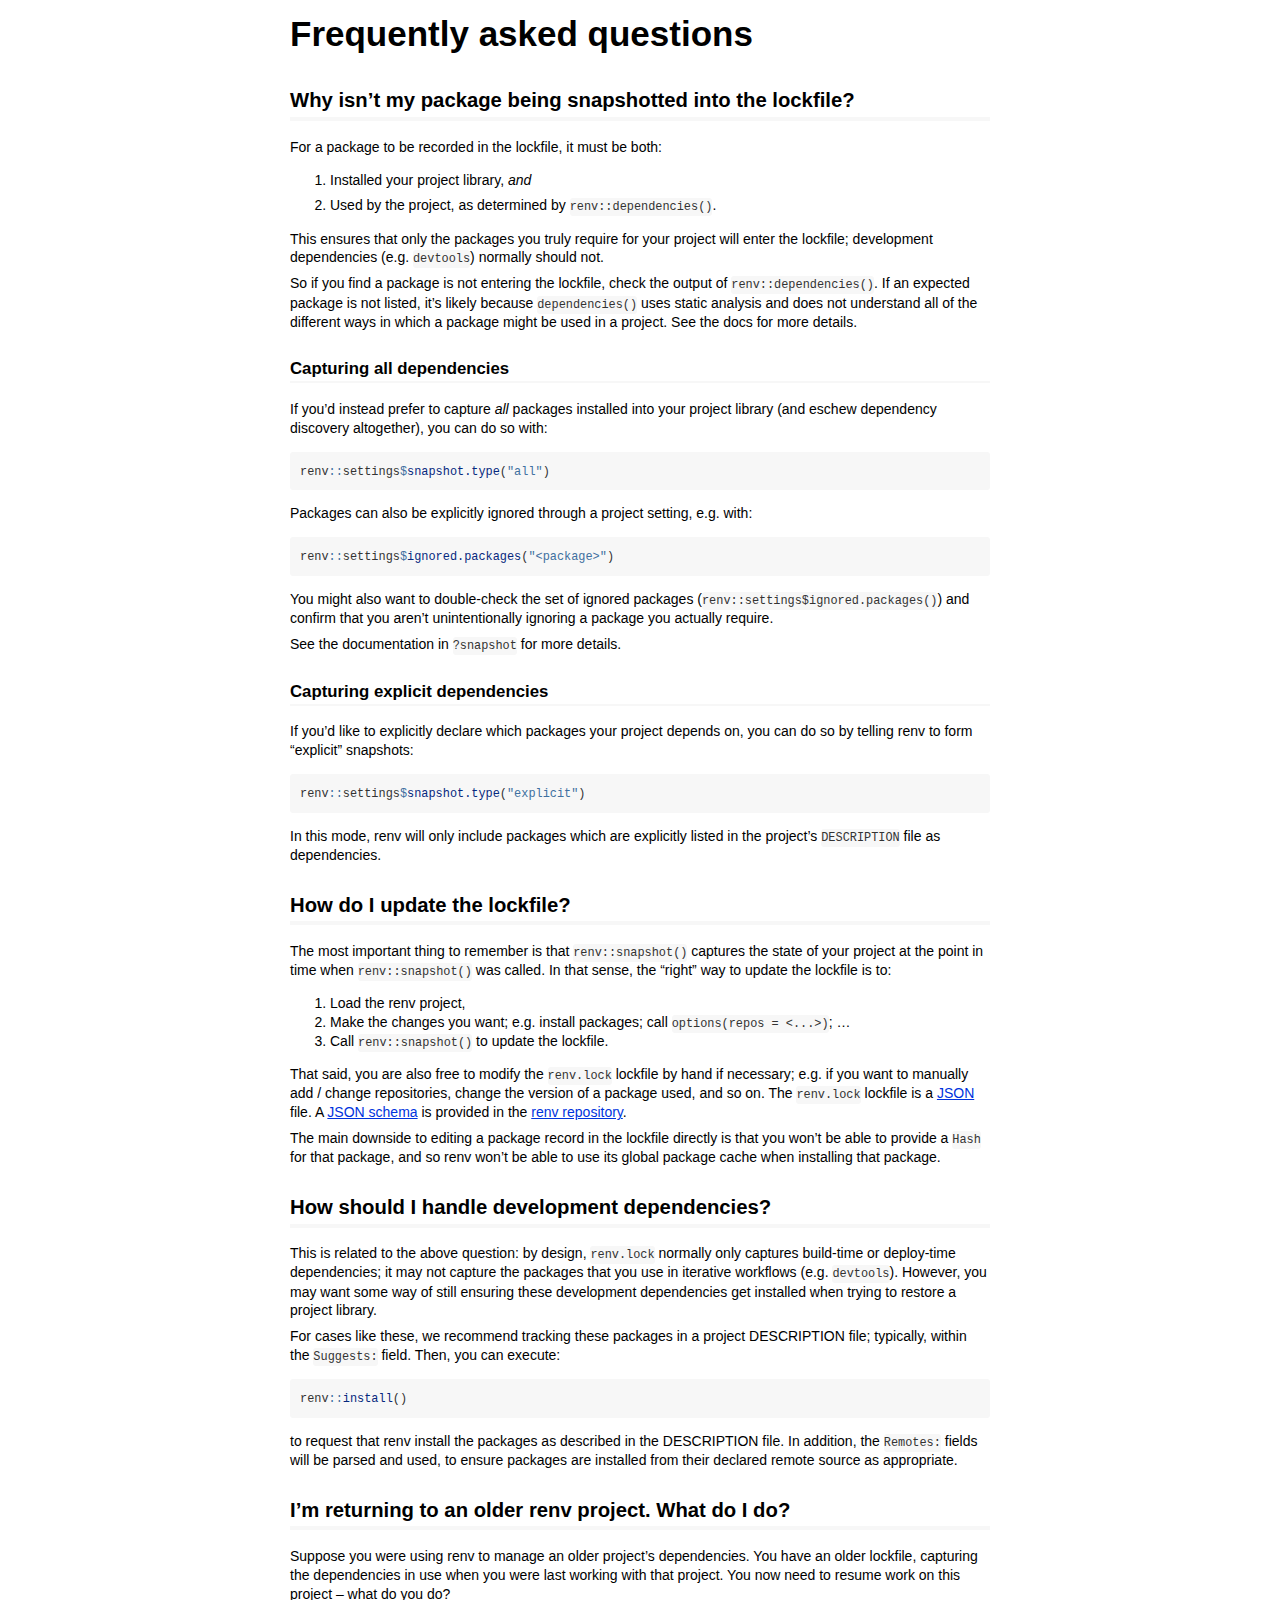
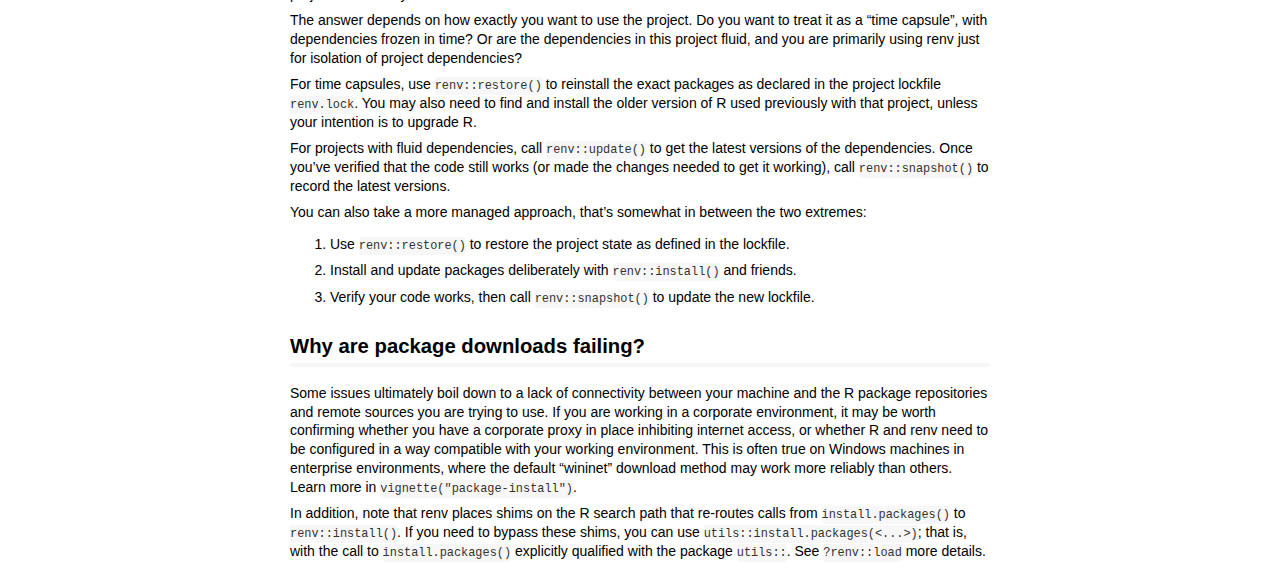
<file: renv/library/macos/R-4.4/aarch64-apple-darwin20/renv/doc/faq.html>
<!DOCTYPE html>

<html>

<head>

<meta charset="utf-8" />
<meta name="generator" content="pandoc" />
<meta http-equiv="X-UA-Compatible" content="IE=EDGE" />

<meta name="viewport" content="width=device-width, initial-scale=1" />



<title>Frequently asked questions</title>

<script>// Pandoc 2.9 adds attributes on both header and div. We remove the former (to
// be compatible with the behavior of Pandoc < 2.8).
document.addEventListener('DOMContentLoaded', function(e) {
  var hs = document.querySelectorAll("div.section[class*='level'] > :first-child");
  var i, h, a;
  for (i = 0; i < hs.length; i++) {
    h = hs[i];
    if (!/^h[1-6]$/i.test(h.tagName)) continue;  // it should be a header h1-h6
    a = h.attributes;
    while (a.length > 0) h.removeAttribute(a[0].name);
  }
});
</script>

<style type="text/css">
code{white-space: pre-wrap;}
span.smallcaps{font-variant: small-caps;}
span.underline{text-decoration: underline;}
div.column{display: inline-block; vertical-align: top; width: 50%;}
div.hanging-indent{margin-left: 1.5em; text-indent: -1.5em;}
ul.task-list{list-style: none;}
</style>



<style type="text/css">
code {
white-space: pre;
}
.sourceCode {
overflow: visible;
}
</style>
<style type="text/css" data-origin="pandoc">
html { -webkit-text-size-adjust: 100%; }
pre > code.sourceCode { white-space: pre; position: relative; }
pre > code.sourceCode > span { display: inline-block; line-height: 1.25; }
pre > code.sourceCode > span:empty { height: 1.2em; }
.sourceCode { overflow: visible; }
code.sourceCode > span { color: inherit; text-decoration: inherit; }
div.sourceCode { margin: 1em 0; }
pre.sourceCode { margin: 0; }
@media screen {
div.sourceCode { overflow: auto; }
}
@media print {
pre > code.sourceCode { white-space: pre-wrap; }
pre > code.sourceCode > span { text-indent: -5em; padding-left: 5em; }
}
pre.numberSource code
{ counter-reset: source-line 0; }
pre.numberSource code > span
{ position: relative; left: -4em; counter-increment: source-line; }
pre.numberSource code > span > a:first-child::before
{ content: counter(source-line);
position: relative; left: -1em; text-align: right; vertical-align: baseline;
border: none; display: inline-block;
-webkit-touch-callout: none; -webkit-user-select: none;
-khtml-user-select: none; -moz-user-select: none;
-ms-user-select: none; user-select: none;
padding: 0 4px; width: 4em;
color: #aaaaaa;
}
pre.numberSource { margin-left: 3em; border-left: 1px solid #aaaaaa; padding-left: 4px; }
div.sourceCode
{ }
@media screen {
pre > code.sourceCode > span > a:first-child::before { text-decoration: underline; }
}
code span.al { color: #ff0000; font-weight: bold; } 
code span.an { color: #60a0b0; font-weight: bold; font-style: italic; } 
code span.at { color: #7d9029; } 
code span.bn { color: #40a070; } 
code span.bu { color: #008000; } 
code span.cf { color: #007020; font-weight: bold; } 
code span.ch { color: #4070a0; } 
code span.cn { color: #880000; } 
code span.co { color: #60a0b0; font-style: italic; } 
code span.cv { color: #60a0b0; font-weight: bold; font-style: italic; } 
code span.do { color: #ba2121; font-style: italic; } 
code span.dt { color: #902000; } 
code span.dv { color: #40a070; } 
code span.er { color: #ff0000; font-weight: bold; } 
code span.ex { } 
code span.fl { color: #40a070; } 
code span.fu { color: #06287e; } 
code span.im { color: #008000; font-weight: bold; } 
code span.in { color: #60a0b0; font-weight: bold; font-style: italic; } 
code span.kw { color: #007020; font-weight: bold; } 
code span.op { color: #666666; } 
code span.ot { color: #007020; } 
code span.pp { color: #bc7a00; } 
code span.sc { color: #4070a0; } 
code span.ss { color: #bb6688; } 
code span.st { color: #4070a0; } 
code span.va { color: #19177c; } 
code span.vs { color: #4070a0; } 
code span.wa { color: #60a0b0; font-weight: bold; font-style: italic; } 
</style>
<script>
// apply pandoc div.sourceCode style to pre.sourceCode instead
(function() {
  var sheets = document.styleSheets;
  for (var i = 0; i < sheets.length; i++) {
    if (sheets[i].ownerNode.dataset["origin"] !== "pandoc") continue;
    try { var rules = sheets[i].cssRules; } catch (e) { continue; }
    var j = 0;
    while (j < rules.length) {
      var rule = rules[j];
      // check if there is a div.sourceCode rule
      if (rule.type !== rule.STYLE_RULE || rule.selectorText !== "div.sourceCode") {
        j++;
        continue;
      }
      var style = rule.style.cssText;
      // check if color or background-color is set
      if (rule.style.color === '' && rule.style.backgroundColor === '') {
        j++;
        continue;
      }
      // replace div.sourceCode by a pre.sourceCode rule
      sheets[i].deleteRule(j);
      sheets[i].insertRule('pre.sourceCode{' + style + '}', j);
    }
  }
})();
</script>




<style type="text/css">body {
background-color: #fff;
margin: 1em auto;
max-width: 700px;
overflow: visible;
padding-left: 2em;
padding-right: 2em;
font-family: "Open Sans", "Helvetica Neue", Helvetica, Arial, sans-serif;
font-size: 14px;
line-height: 1.35;
}
#TOC {
clear: both;
margin: 0 0 10px 10px;
padding: 4px;
width: 400px;
border: 1px solid #CCCCCC;
border-radius: 5px;
background-color: #f6f6f6;
font-size: 13px;
line-height: 1.3;
}
#TOC .toctitle {
font-weight: bold;
font-size: 15px;
margin-left: 5px;
}
#TOC ul {
padding-left: 40px;
margin-left: -1.5em;
margin-top: 5px;
margin-bottom: 5px;
}
#TOC ul ul {
margin-left: -2em;
}
#TOC li {
line-height: 16px;
}
table {
margin: 1em auto;
border-width: 1px;
border-color: #DDDDDD;
border-style: outset;
border-collapse: collapse;
}
table th {
border-width: 2px;
padding: 5px;
border-style: inset;
}
table td {
border-width: 1px;
border-style: inset;
line-height: 18px;
padding: 5px 5px;
}
table, table th, table td {
border-left-style: none;
border-right-style: none;
}
table thead, table tr.even {
background-color: #f7f7f7;
}
p {
margin: 0.5em 0;
}
blockquote {
background-color: #f6f6f6;
padding: 0.25em 0.75em;
}
hr {
border-style: solid;
border: none;
border-top: 1px solid #777;
margin: 28px 0;
}
dl {
margin-left: 0;
}
dl dd {
margin-bottom: 13px;
margin-left: 13px;
}
dl dt {
font-weight: bold;
}
ul {
margin-top: 0;
}
ul li {
list-style: circle outside;
}
ul ul {
margin-bottom: 0;
}
pre, code {
background-color: #f7f7f7;
border-radius: 3px;
color: #333;
white-space: pre-wrap; 
}
pre {
border-radius: 3px;
margin: 5px 0px 10px 0px;
padding: 10px;
}
pre:not([class]) {
background-color: #f7f7f7;
}
code {
font-family: Consolas, Monaco, 'Courier New', monospace;
font-size: 85%;
}
p > code, li > code {
padding: 2px 0px;
}
div.figure {
text-align: center;
}
img {
background-color: #FFFFFF;
padding: 2px;
border: 1px solid #DDDDDD;
border-radius: 3px;
border: 1px solid #CCCCCC;
margin: 0 5px;
}
h1 {
margin-top: 0;
font-size: 35px;
line-height: 40px;
}
h2 {
border-bottom: 4px solid #f7f7f7;
padding-top: 10px;
padding-bottom: 2px;
font-size: 145%;
}
h3 {
border-bottom: 2px solid #f7f7f7;
padding-top: 10px;
font-size: 120%;
}
h4 {
border-bottom: 1px solid #f7f7f7;
margin-left: 8px;
font-size: 105%;
}
h5, h6 {
border-bottom: 1px solid #ccc;
font-size: 105%;
}
a {
color: #0033dd;
text-decoration: none;
}
a:hover {
color: #6666ff; }
a:visited {
color: #800080; }
a:visited:hover {
color: #BB00BB; }
a[href^="http:"] {
text-decoration: underline; }
a[href^="https:"] {
text-decoration: underline; }

code > span.kw { color: #555; font-weight: bold; } 
code > span.dt { color: #902000; } 
code > span.dv { color: #40a070; } 
code > span.bn { color: #d14; } 
code > span.fl { color: #d14; } 
code > span.ch { color: #d14; } 
code > span.st { color: #d14; } 
code > span.co { color: #888888; font-style: italic; } 
code > span.ot { color: #007020; } 
code > span.al { color: #ff0000; font-weight: bold; } 
code > span.fu { color: #900; font-weight: bold; } 
code > span.er { color: #a61717; background-color: #e3d2d2; } 
</style>




</head>

<body>




<h1 class="title toc-ignore">Frequently asked questions</h1>



<div id="why-isnt-my-package-being-snapshotted-into-the-lockfile" class="section level2">
<h2>Why isn’t my package being snapshotted into the lockfile?</h2>
<p>For a package to be recorded in the lockfile, it must be both:</p>
<ol style="list-style-type: decimal">
<li><p>Installed your project library, <em>and</em></p></li>
<li><p>Used by the project, as determined by
<code>renv::dependencies()</code>.</p></li>
</ol>
<p>This ensures that only the packages you truly require for your
project will enter the lockfile; development dependencies
(e.g. <code>devtools</code>) normally should not.</p>
<p>So if you find a package is not entering the lockfile, check the
output of <code>renv::dependencies()</code>. If an expected package is
not listed, it’s likely because <code>dependencies()</code> uses static
analysis and does not understand all of the different ways in which a
package might be used in a project. See the docs for more details.</p>
<div id="capturing-all-dependencies" class="section level3">
<h3>Capturing all dependencies</h3>
<p>If you’d instead prefer to capture <em>all</em> packages installed
into your project library (and eschew dependency discovery altogether),
you can do so with:</p>
<div class="sourceCode" id="cb1"><pre class="sourceCode r"><code class="sourceCode r"><span id="cb1-1"><a href="#cb1-1" tabindex="-1"></a>renv<span class="sc">::</span>settings<span class="sc">$</span><span class="fu">snapshot.type</span>(<span class="st">&quot;all&quot;</span>)</span></code></pre></div>
<p>Packages can also be explicitly ignored through a project setting,
e.g. with:</p>
<div class="sourceCode" id="cb2"><pre class="sourceCode r"><code class="sourceCode r"><span id="cb2-1"><a href="#cb2-1" tabindex="-1"></a>renv<span class="sc">::</span>settings<span class="sc">$</span><span class="fu">ignored.packages</span>(<span class="st">&quot;&lt;package&gt;&quot;</span>)</span></code></pre></div>
<p>You might also want to double-check the set of ignored packages
(<code>renv::settings$ignored.packages()</code>) and confirm that you
aren’t unintentionally ignoring a package you actually require.</p>
<p>See the documentation in <code>?snapshot</code> for more details.</p>
</div>
<div id="capturing-explicit-dependencies" class="section level3">
<h3>Capturing explicit dependencies</h3>
<p>If you’d like to explicitly declare which packages your project
depends on, you can do so by telling renv to form “explicit”
snapshots:</p>
<div class="sourceCode" id="cb3"><pre class="sourceCode r"><code class="sourceCode r"><span id="cb3-1"><a href="#cb3-1" tabindex="-1"></a>renv<span class="sc">::</span>settings<span class="sc">$</span><span class="fu">snapshot.type</span>(<span class="st">&quot;explicit&quot;</span>)</span></code></pre></div>
<p>In this mode, renv will only include packages which are explicitly
listed in the project’s <code>DESCRIPTION</code> file as
dependencies.</p>
</div>
</div>
<div id="how-do-i-update-the-lockfile" class="section level2">
<h2>How do I update the lockfile?</h2>
<p>The most important thing to remember is that
<code>renv::snapshot()</code> captures the state of your project at the
point in time when <code>renv::snapshot()</code> was called. In that
sense, the “right” way to update the lockfile is to:</p>
<ol style="list-style-type: decimal">
<li>Load the renv project,</li>
<li>Make the changes you want; e.g. install packages; call
<code>options(repos = &lt;...&gt;)</code>; …</li>
<li>Call <code>renv::snapshot()</code> to update the lockfile.</li>
</ol>
<p>That said, you are also free to modify the <code>renv.lock</code>
lockfile by hand if necessary; e.g. if you want to manually add / change
repositories, change the version of a package used, and so on. The
<code>renv.lock</code> lockfile is a <a href="https://www.json.org/json-en.html">JSON</a> file. A <a href="https://json-schema.org/">JSON schema</a> is provided in the <a href="https://github.com/rstudio/renv/tree/main/inst/schema">renv
repository</a>.</p>
<p>The main downside to editing a package record in the lockfile
directly is that you won’t be able to provide a <code>Hash</code> for
that package, and so renv won’t be able to use its global package cache
when installing that package.</p>
</div>
<div id="how-should-i-handle-development-dependencies" class="section level2">
<h2>How should I handle development dependencies?</h2>
<p>This is related to the above question: by design,
<code>renv.lock</code> normally only captures build-time or deploy-time
dependencies; it may not capture the packages that you use in iterative
workflows (e.g. <code>devtools</code>). However, you may want some way
of still ensuring these development dependencies get installed when
trying to restore a project library.</p>
<p>For cases like these, we recommend tracking these packages in a
project DESCRIPTION file; typically, within the <code>Suggests:</code>
field. Then, you can execute:</p>
<div class="sourceCode" id="cb4"><pre class="sourceCode r"><code class="sourceCode r"><span id="cb4-1"><a href="#cb4-1" tabindex="-1"></a>renv<span class="sc">::</span><span class="fu">install</span>()</span></code></pre></div>
<p>to request that renv install the packages as described in the
DESCRIPTION file. In addition, the <code>Remotes:</code> fields will be
parsed and used, to ensure packages are installed from their declared
remote source as appropriate.</p>
</div>
<div id="im-returning-to-an-older-renv-project.-what-do-i-do" class="section level2">
<h2>I’m returning to an older renv project. What do I do?</h2>
<p>Suppose you were using renv to manage an older project’s
dependencies. You have an older lockfile, capturing the dependencies in
use when you were last working with that project. You now need to resume
work on this project – what do you do?</p>
<p>The answer depends on how exactly you want to use the project. Do you
want to treat it as a “time capsule”, with dependencies frozen in time?
Or are the dependencies in this project fluid, and you are primarily
using renv just for isolation of project dependencies?</p>
<p>For time capsules, use <code>renv::restore()</code> to reinstall the
exact packages as declared in the project lockfile
<code>renv.lock</code>. You may also need to find and install the older
version of R used previously with that project, unless your intention is
to upgrade R.</p>
<p>For projects with fluid dependencies, call
<code>renv::update()</code> to get the latest versions of the
dependencies. Once you’ve verified that the code still works (or made
the changes needed to get it working), call
<code>renv::snapshot()</code> to record the latest versions.</p>
<p>You can also take a more managed approach, that’s somewhat in between
the two extremes:</p>
<ol style="list-style-type: decimal">
<li><p>Use <code>renv::restore()</code> to restore the project state as
defined in the lockfile.</p></li>
<li><p>Install and update packages deliberately with
<code>renv::install()</code> and friends.</p></li>
<li><p>Verify your code works, then call <code>renv::snapshot()</code>
to update the new lockfile.</p></li>
</ol>
</div>
<div id="why-are-package-downloads-failing" class="section level2">
<h2>Why are package downloads failing?</h2>
<p>Some issues ultimately boil down to a lack of connectivity between
your machine and the R package repositories and remote sources you are
trying to use. If you are working in a corporate environment, it may be
worth confirming whether you have a corporate proxy in place inhibiting
internet access, or whether R and renv need to be configured in a way
compatible with your working environment. This is often true on Windows
machines in enterprise environments, where the default “wininet”
download method may work more reliably than others. Learn more in
<code>vignette(&quot;package-install&quot;)</code>.</p>
<p>In addition, note that renv places shims on the R search path that
re-routes calls from <code>install.packages()</code> to
<code>renv::install()</code>. If you need to bypass these shims, you can
use <code>utils::install.packages(&lt;...&gt;)</code>; that is, with the
call to <code>install.packages()</code> explicitly qualified with the
package <code>utils::</code>. See <code>?renv::load</code> more
details.</p>
</div>



<!-- code folding -->


<!-- dynamically load mathjax for compatibility with self-contained -->
<script>
  (function () {
    var script = document.createElement("script");
    script.type = "text/javascript";
    script.src  = "https://mathjax.rstudio.com/latest/MathJax.js?config=TeX-AMS-MML_HTMLorMML";
    document.getElementsByTagName("head")[0].appendChild(script);
  })();
</script>

</body>
</html>
</file>
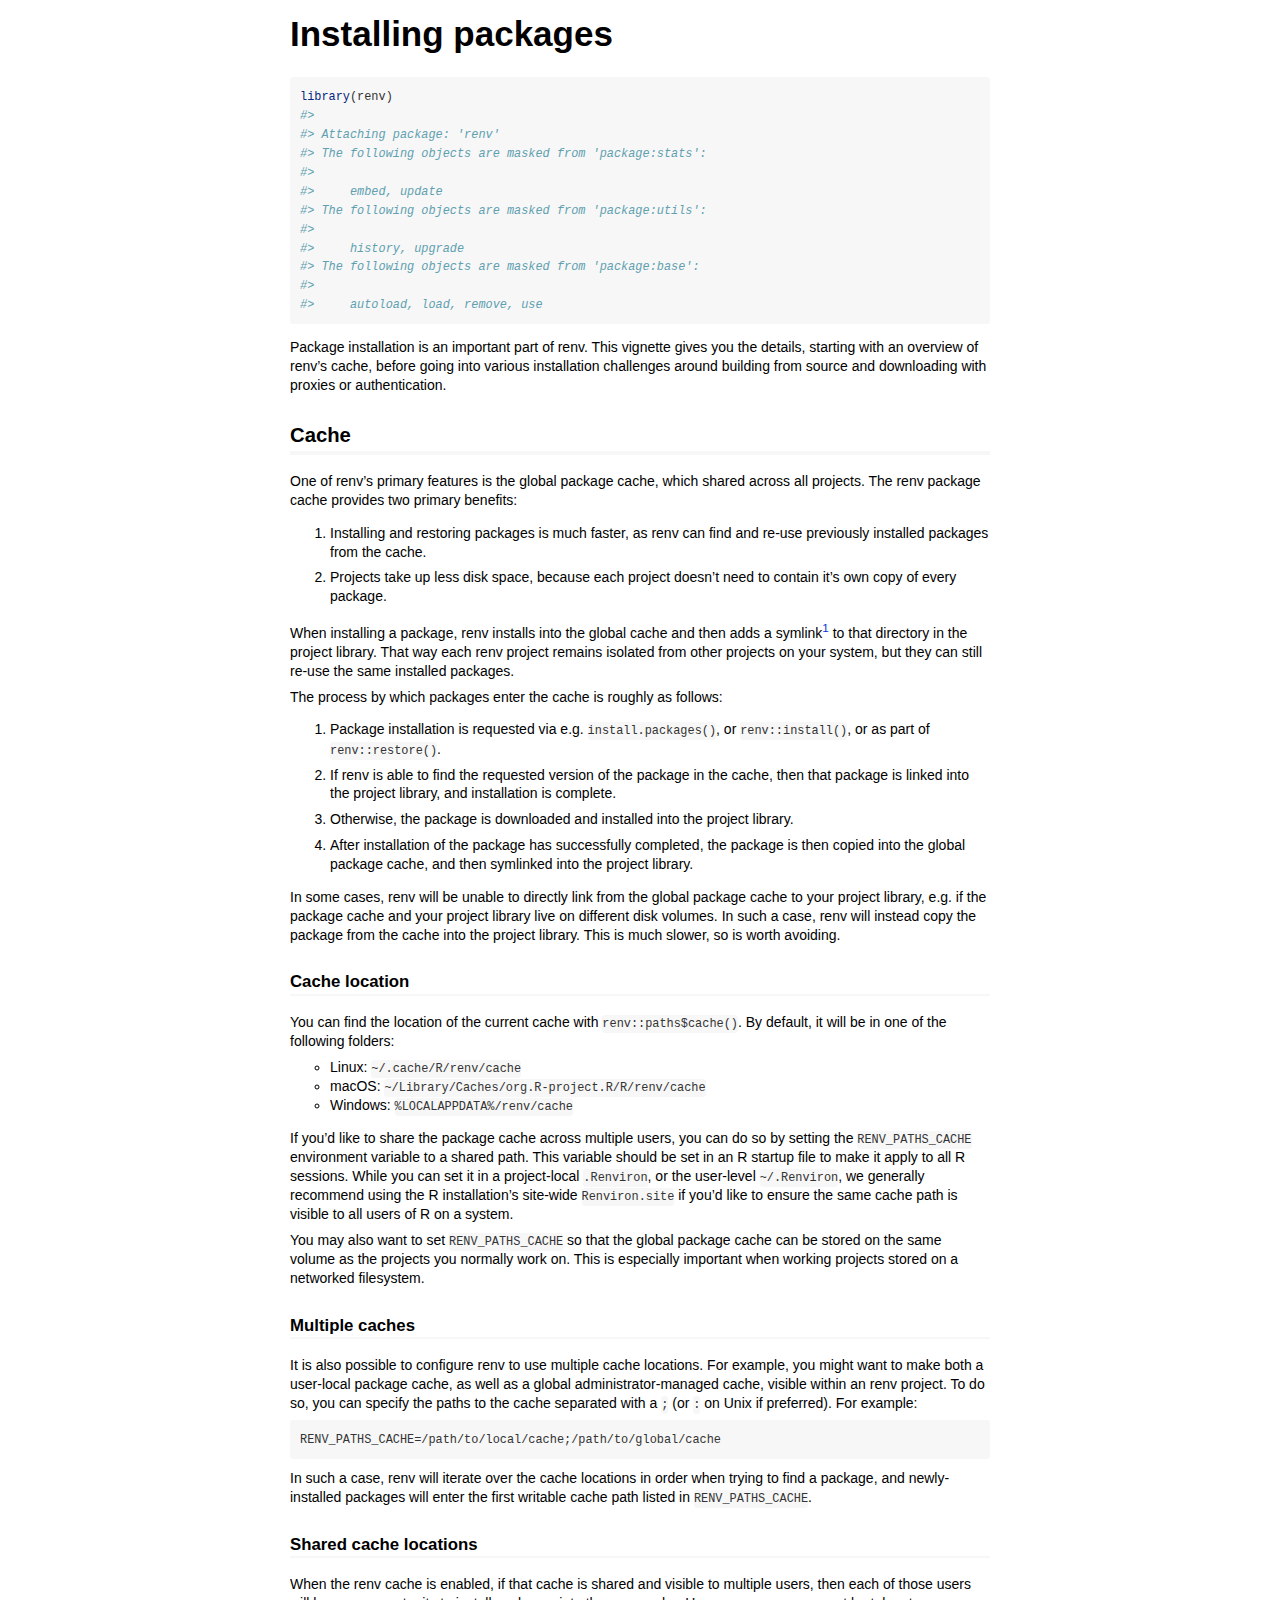
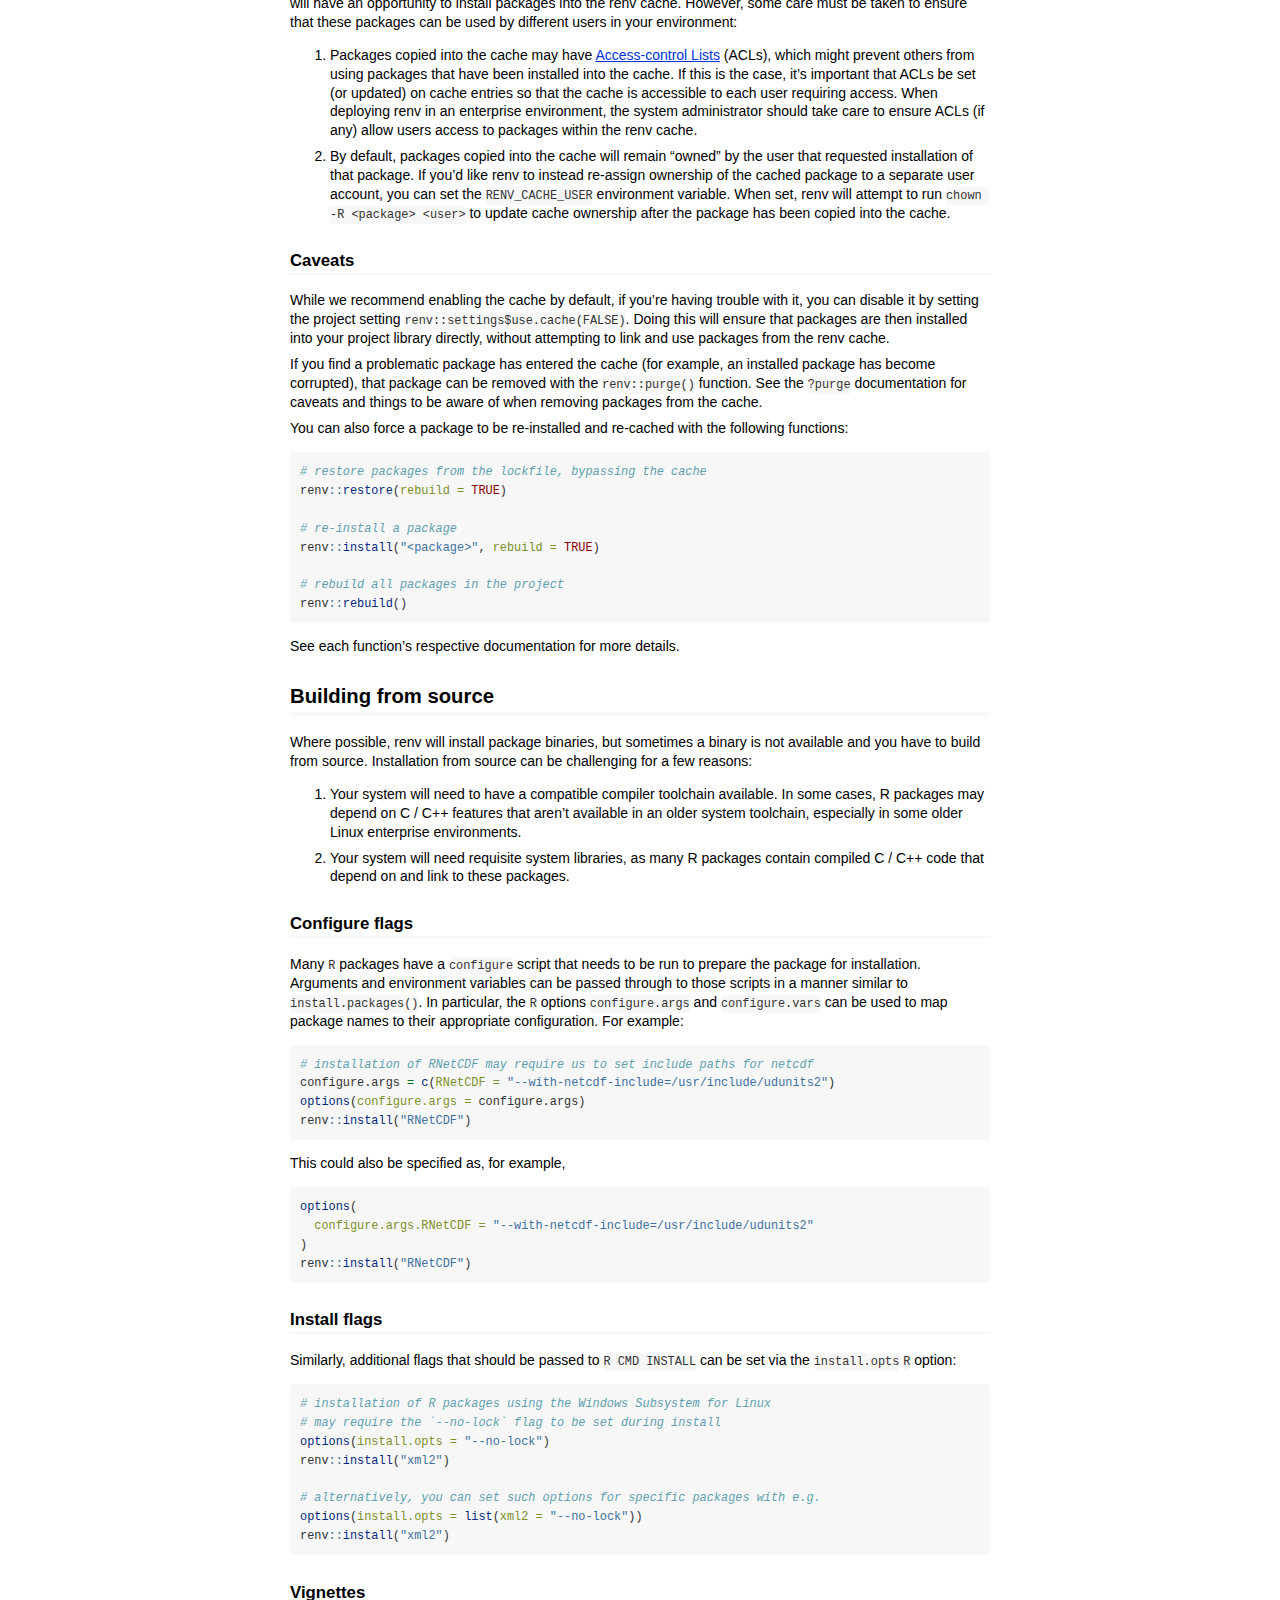
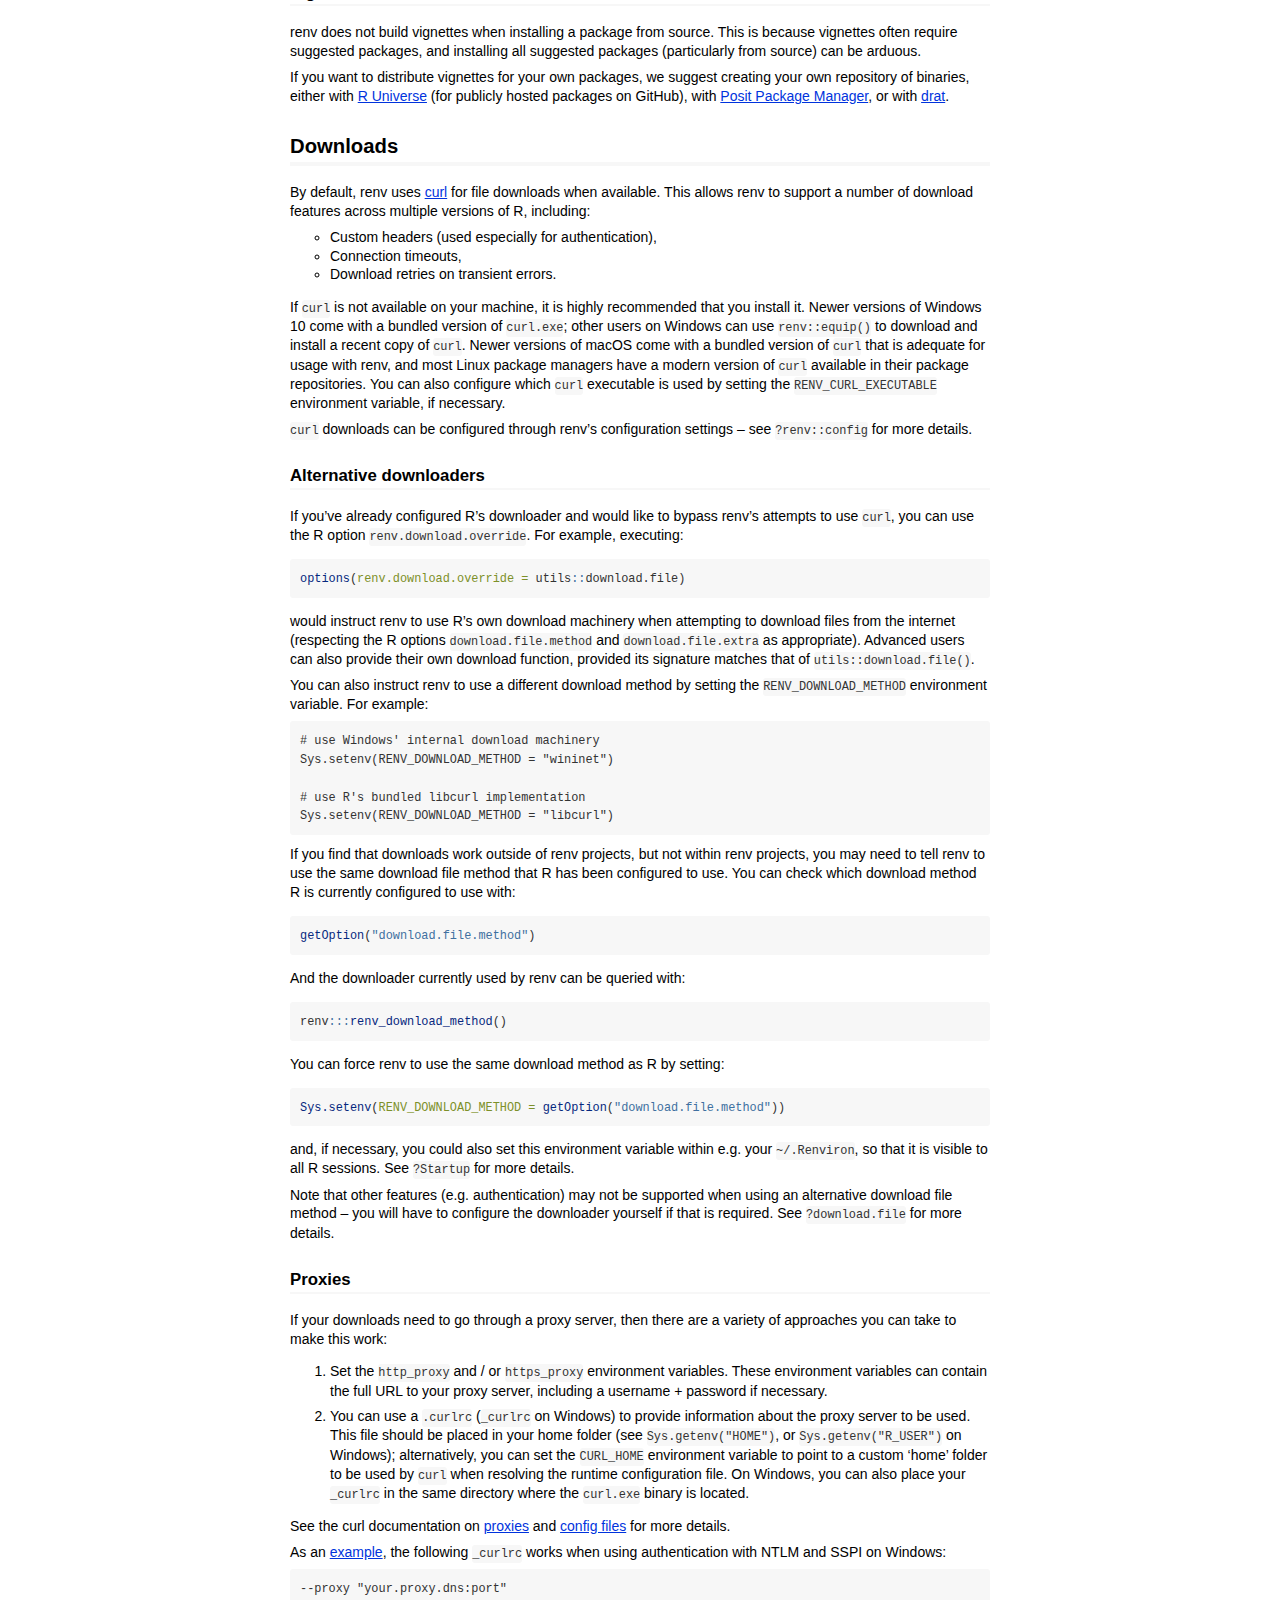
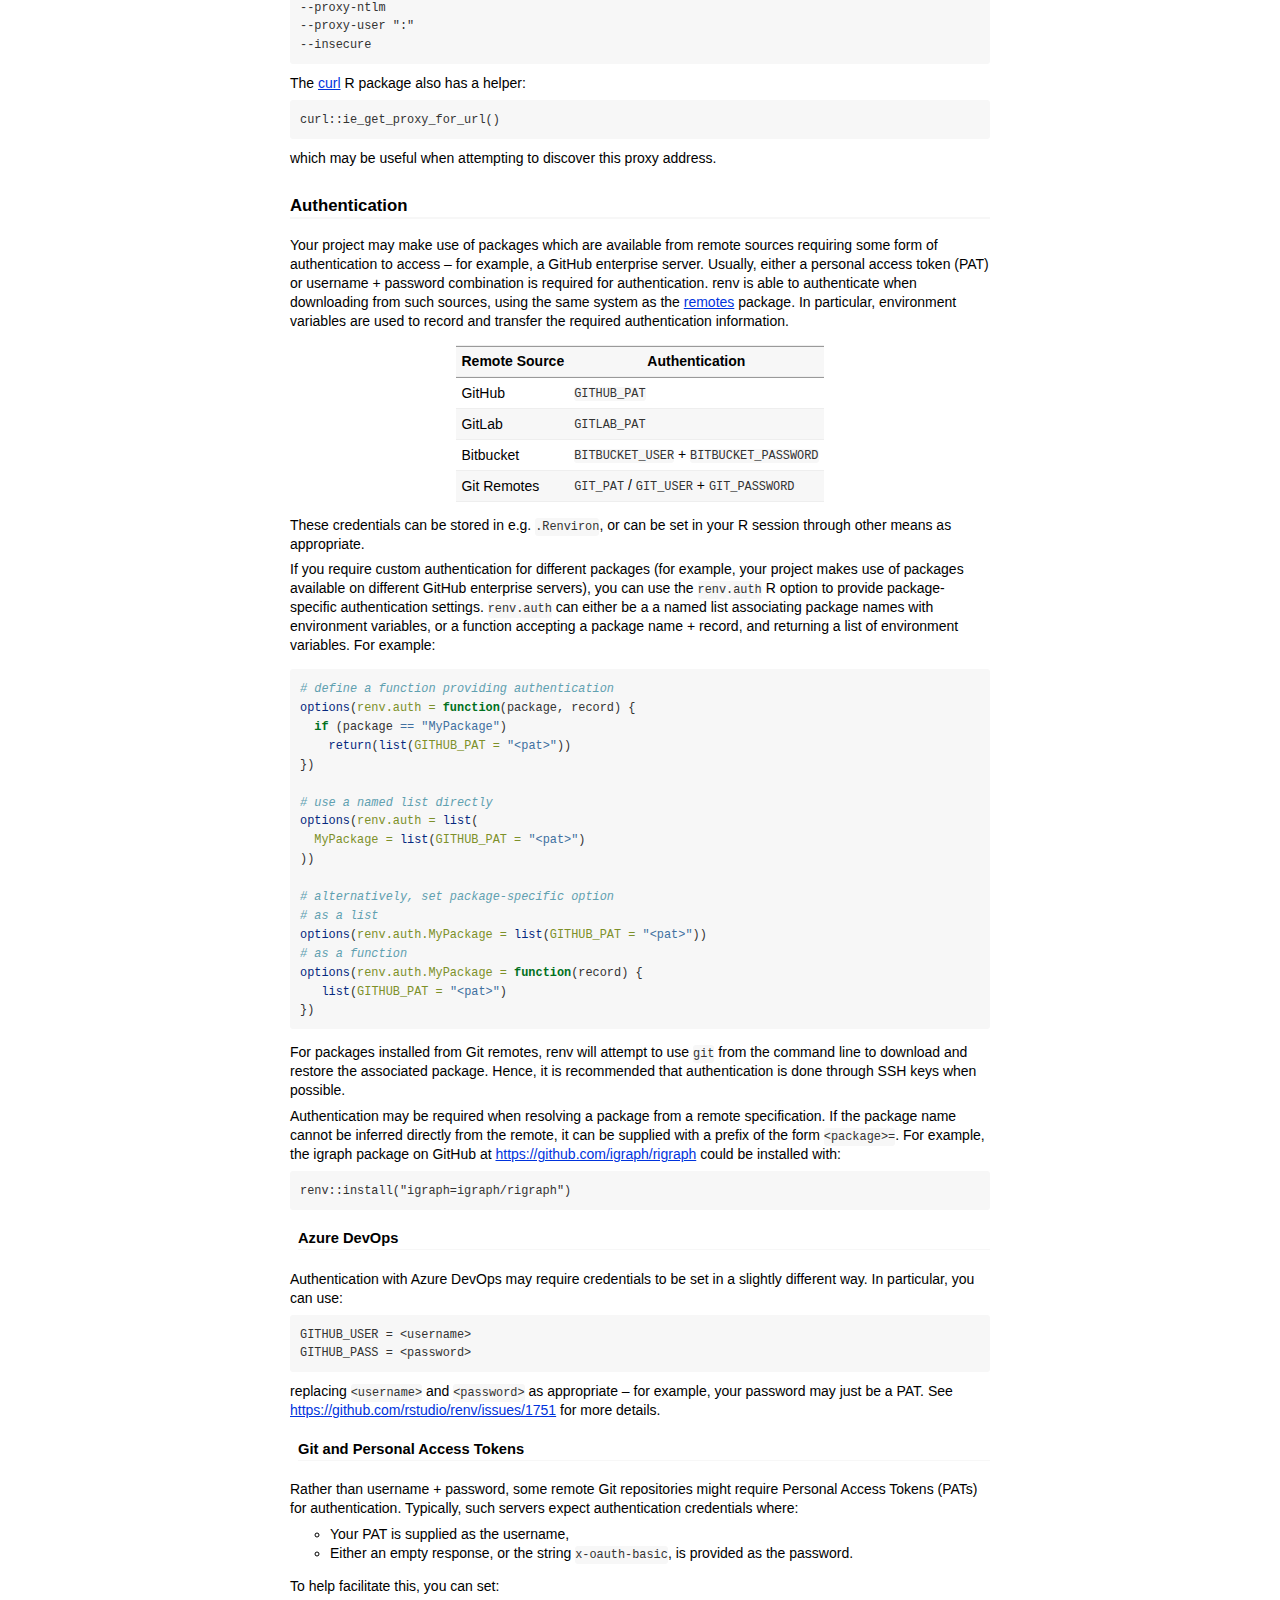
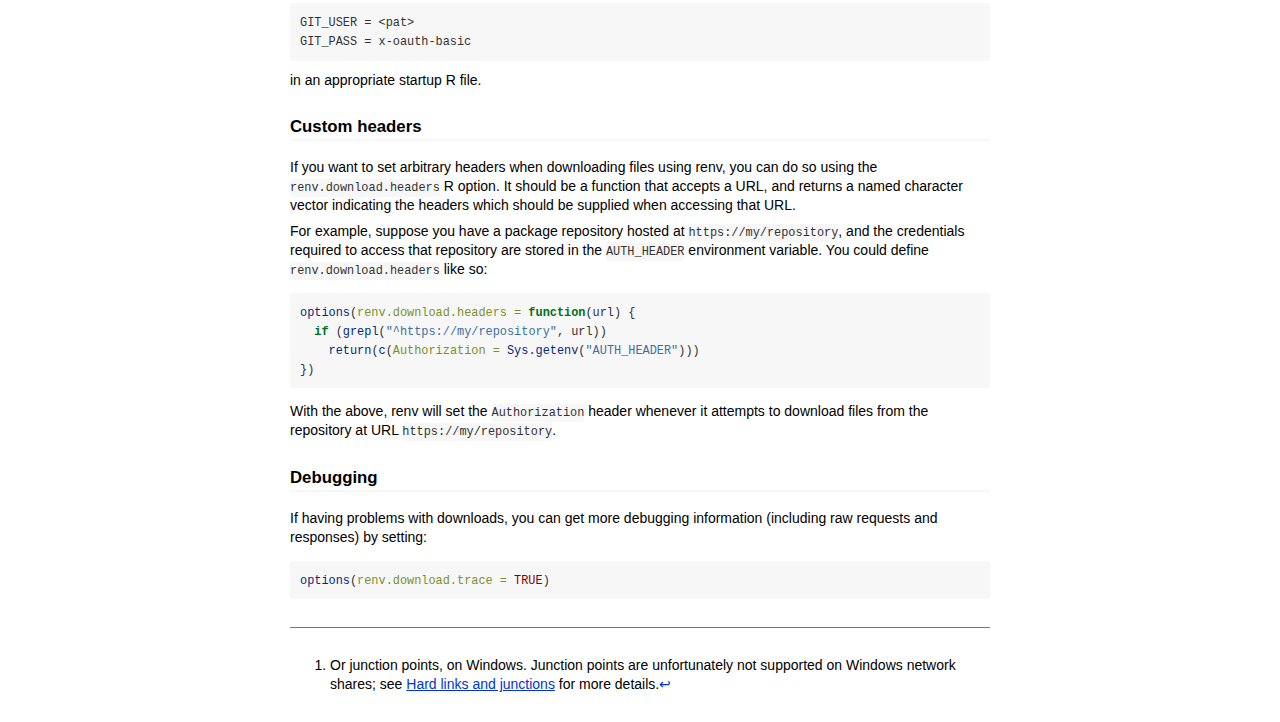
<file: renv/library/macos/R-4.4/aarch64-apple-darwin20/renv/doc/package-install.html>
<!DOCTYPE html>

<html>

<head>

<meta charset="utf-8" />
<meta name="generator" content="pandoc" />
<meta http-equiv="X-UA-Compatible" content="IE=EDGE" />

<meta name="viewport" content="width=device-width, initial-scale=1" />



<title>Installing packages</title>

<script>// Pandoc 2.9 adds attributes on both header and div. We remove the former (to
// be compatible with the behavior of Pandoc < 2.8).
document.addEventListener('DOMContentLoaded', function(e) {
  var hs = document.querySelectorAll("div.section[class*='level'] > :first-child");
  var i, h, a;
  for (i = 0; i < hs.length; i++) {
    h = hs[i];
    if (!/^h[1-6]$/i.test(h.tagName)) continue;  // it should be a header h1-h6
    a = h.attributes;
    while (a.length > 0) h.removeAttribute(a[0].name);
  }
});
</script>

<style type="text/css">
code{white-space: pre-wrap;}
span.smallcaps{font-variant: small-caps;}
span.underline{text-decoration: underline;}
div.column{display: inline-block; vertical-align: top; width: 50%;}
div.hanging-indent{margin-left: 1.5em; text-indent: -1.5em;}
ul.task-list{list-style: none;}
</style>



<style type="text/css">
code {
white-space: pre;
}
.sourceCode {
overflow: visible;
}
</style>
<style type="text/css" data-origin="pandoc">
html { -webkit-text-size-adjust: 100%; }
pre > code.sourceCode { white-space: pre; position: relative; }
pre > code.sourceCode > span { display: inline-block; line-height: 1.25; }
pre > code.sourceCode > span:empty { height: 1.2em; }
.sourceCode { overflow: visible; }
code.sourceCode > span { color: inherit; text-decoration: inherit; }
div.sourceCode { margin: 1em 0; }
pre.sourceCode { margin: 0; }
@media screen {
div.sourceCode { overflow: auto; }
}
@media print {
pre > code.sourceCode { white-space: pre-wrap; }
pre > code.sourceCode > span { text-indent: -5em; padding-left: 5em; }
}
pre.numberSource code
{ counter-reset: source-line 0; }
pre.numberSource code > span
{ position: relative; left: -4em; counter-increment: source-line; }
pre.numberSource code > span > a:first-child::before
{ content: counter(source-line);
position: relative; left: -1em; text-align: right; vertical-align: baseline;
border: none; display: inline-block;
-webkit-touch-callout: none; -webkit-user-select: none;
-khtml-user-select: none; -moz-user-select: none;
-ms-user-select: none; user-select: none;
padding: 0 4px; width: 4em;
color: #aaaaaa;
}
pre.numberSource { margin-left: 3em; border-left: 1px solid #aaaaaa; padding-left: 4px; }
div.sourceCode
{ }
@media screen {
pre > code.sourceCode > span > a:first-child::before { text-decoration: underline; }
}
code span.al { color: #ff0000; font-weight: bold; } 
code span.an { color: #60a0b0; font-weight: bold; font-style: italic; } 
code span.at { color: #7d9029; } 
code span.bn { color: #40a070; } 
code span.bu { color: #008000; } 
code span.cf { color: #007020; font-weight: bold; } 
code span.ch { color: #4070a0; } 
code span.cn { color: #880000; } 
code span.co { color: #60a0b0; font-style: italic; } 
code span.cv { color: #60a0b0; font-weight: bold; font-style: italic; } 
code span.do { color: #ba2121; font-style: italic; } 
code span.dt { color: #902000; } 
code span.dv { color: #40a070; } 
code span.er { color: #ff0000; font-weight: bold; } 
code span.ex { } 
code span.fl { color: #40a070; } 
code span.fu { color: #06287e; } 
code span.im { color: #008000; font-weight: bold; } 
code span.in { color: #60a0b0; font-weight: bold; font-style: italic; } 
code span.kw { color: #007020; font-weight: bold; } 
code span.op { color: #666666; } 
code span.ot { color: #007020; } 
code span.pp { color: #bc7a00; } 
code span.sc { color: #4070a0; } 
code span.ss { color: #bb6688; } 
code span.st { color: #4070a0; } 
code span.va { color: #19177c; } 
code span.vs { color: #4070a0; } 
code span.wa { color: #60a0b0; font-weight: bold; font-style: italic; } 
</style>
<script>
// apply pandoc div.sourceCode style to pre.sourceCode instead
(function() {
  var sheets = document.styleSheets;
  for (var i = 0; i < sheets.length; i++) {
    if (sheets[i].ownerNode.dataset["origin"] !== "pandoc") continue;
    try { var rules = sheets[i].cssRules; } catch (e) { continue; }
    var j = 0;
    while (j < rules.length) {
      var rule = rules[j];
      // check if there is a div.sourceCode rule
      if (rule.type !== rule.STYLE_RULE || rule.selectorText !== "div.sourceCode") {
        j++;
        continue;
      }
      var style = rule.style.cssText;
      // check if color or background-color is set
      if (rule.style.color === '' && rule.style.backgroundColor === '') {
        j++;
        continue;
      }
      // replace div.sourceCode by a pre.sourceCode rule
      sheets[i].deleteRule(j);
      sheets[i].insertRule('pre.sourceCode{' + style + '}', j);
    }
  }
})();
</script>




<style type="text/css">body {
background-color: #fff;
margin: 1em auto;
max-width: 700px;
overflow: visible;
padding-left: 2em;
padding-right: 2em;
font-family: "Open Sans", "Helvetica Neue", Helvetica, Arial, sans-serif;
font-size: 14px;
line-height: 1.35;
}
#TOC {
clear: both;
margin: 0 0 10px 10px;
padding: 4px;
width: 400px;
border: 1px solid #CCCCCC;
border-radius: 5px;
background-color: #f6f6f6;
font-size: 13px;
line-height: 1.3;
}
#TOC .toctitle {
font-weight: bold;
font-size: 15px;
margin-left: 5px;
}
#TOC ul {
padding-left: 40px;
margin-left: -1.5em;
margin-top: 5px;
margin-bottom: 5px;
}
#TOC ul ul {
margin-left: -2em;
}
#TOC li {
line-height: 16px;
}
table {
margin: 1em auto;
border-width: 1px;
border-color: #DDDDDD;
border-style: outset;
border-collapse: collapse;
}
table th {
border-width: 2px;
padding: 5px;
border-style: inset;
}
table td {
border-width: 1px;
border-style: inset;
line-height: 18px;
padding: 5px 5px;
}
table, table th, table td {
border-left-style: none;
border-right-style: none;
}
table thead, table tr.even {
background-color: #f7f7f7;
}
p {
margin: 0.5em 0;
}
blockquote {
background-color: #f6f6f6;
padding: 0.25em 0.75em;
}
hr {
border-style: solid;
border: none;
border-top: 1px solid #777;
margin: 28px 0;
}
dl {
margin-left: 0;
}
dl dd {
margin-bottom: 13px;
margin-left: 13px;
}
dl dt {
font-weight: bold;
}
ul {
margin-top: 0;
}
ul li {
list-style: circle outside;
}
ul ul {
margin-bottom: 0;
}
pre, code {
background-color: #f7f7f7;
border-radius: 3px;
color: #333;
white-space: pre-wrap; 
}
pre {
border-radius: 3px;
margin: 5px 0px 10px 0px;
padding: 10px;
}
pre:not([class]) {
background-color: #f7f7f7;
}
code {
font-family: Consolas, Monaco, 'Courier New', monospace;
font-size: 85%;
}
p > code, li > code {
padding: 2px 0px;
}
div.figure {
text-align: center;
}
img {
background-color: #FFFFFF;
padding: 2px;
border: 1px solid #DDDDDD;
border-radius: 3px;
border: 1px solid #CCCCCC;
margin: 0 5px;
}
h1 {
margin-top: 0;
font-size: 35px;
line-height: 40px;
}
h2 {
border-bottom: 4px solid #f7f7f7;
padding-top: 10px;
padding-bottom: 2px;
font-size: 145%;
}
h3 {
border-bottom: 2px solid #f7f7f7;
padding-top: 10px;
font-size: 120%;
}
h4 {
border-bottom: 1px solid #f7f7f7;
margin-left: 8px;
font-size: 105%;
}
h5, h6 {
border-bottom: 1px solid #ccc;
font-size: 105%;
}
a {
color: #0033dd;
text-decoration: none;
}
a:hover {
color: #6666ff; }
a:visited {
color: #800080; }
a:visited:hover {
color: #BB00BB; }
a[href^="http:"] {
text-decoration: underline; }
a[href^="https:"] {
text-decoration: underline; }

code > span.kw { color: #555; font-weight: bold; } 
code > span.dt { color: #902000; } 
code > span.dv { color: #40a070; } 
code > span.bn { color: #d14; } 
code > span.fl { color: #d14; } 
code > span.ch { color: #d14; } 
code > span.st { color: #d14; } 
code > span.co { color: #888888; font-style: italic; } 
code > span.ot { color: #007020; } 
code > span.al { color: #ff0000; font-weight: bold; } 
code > span.fu { color: #900; font-weight: bold; } 
code > span.er { color: #a61717; background-color: #e3d2d2; } 
</style>




</head>

<body>




<h1 class="title toc-ignore">Installing packages</h1>



<div class="sourceCode" id="cb1"><pre class="sourceCode r"><code class="sourceCode r"><span id="cb1-1"><a href="#cb1-1" tabindex="-1"></a><span class="fu">library</span>(renv)</span>
<span id="cb1-2"><a href="#cb1-2" tabindex="-1"></a><span class="co">#&gt; </span></span>
<span id="cb1-3"><a href="#cb1-3" tabindex="-1"></a><span class="co">#&gt; Attaching package: &#39;renv&#39;</span></span>
<span id="cb1-4"><a href="#cb1-4" tabindex="-1"></a><span class="co">#&gt; The following objects are masked from &#39;package:stats&#39;:</span></span>
<span id="cb1-5"><a href="#cb1-5" tabindex="-1"></a><span class="co">#&gt; </span></span>
<span id="cb1-6"><a href="#cb1-6" tabindex="-1"></a><span class="co">#&gt;     embed, update</span></span>
<span id="cb1-7"><a href="#cb1-7" tabindex="-1"></a><span class="co">#&gt; The following objects are masked from &#39;package:utils&#39;:</span></span>
<span id="cb1-8"><a href="#cb1-8" tabindex="-1"></a><span class="co">#&gt; </span></span>
<span id="cb1-9"><a href="#cb1-9" tabindex="-1"></a><span class="co">#&gt;     history, upgrade</span></span>
<span id="cb1-10"><a href="#cb1-10" tabindex="-1"></a><span class="co">#&gt; The following objects are masked from &#39;package:base&#39;:</span></span>
<span id="cb1-11"><a href="#cb1-11" tabindex="-1"></a><span class="co">#&gt; </span></span>
<span id="cb1-12"><a href="#cb1-12" tabindex="-1"></a><span class="co">#&gt;     autoload, load, remove, use</span></span></code></pre></div>
<p>Package installation is an important part of renv. This vignette
gives you the details, starting with an overview of renv’s cache, before
going into various installation challenges around building from source
and downloading with proxies or authentication.</p>
<div id="cache" class="section level2">
<h2>Cache</h2>
<p>One of renv’s primary features is the global package cache, which
shared across all projects. The renv package cache provides two primary
benefits:</p>
<ol style="list-style-type: decimal">
<li><p>Installing and restoring packages is much faster, as renv can
find and re-use previously installed packages from the cache.</p></li>
<li><p>Projects take up less disk space, because each project doesn’t
need to contain it’s own copy of every package.</p></li>
</ol>
<p>When installing a package, renv installs into the global cache and
then adds a symlink<a href="#fn1" class="footnote-ref" id="fnref1"><sup>1</sup></a> to that directory in the project library.
That way each renv project remains isolated from other projects on your
system, but they can still re-use the same installed packages.</p>
<p>The process by which packages enter the cache is roughly as
follows:</p>
<ol style="list-style-type: decimal">
<li><p>Package installation is requested via
e.g. <code>install.packages()</code>, or <code>renv::install()</code>,
or as part of <code>renv::restore()</code>.</p></li>
<li><p>If renv is able to find the requested version of the package in
the cache, then that package is linked into the project library, and
installation is complete.</p></li>
<li><p>Otherwise, the package is downloaded and installed into the
project library.</p></li>
<li><p>After installation of the package has successfully completed, the
package is then copied into the global package cache, and then symlinked
into the project library.</p></li>
</ol>
<p>In some cases, renv will be unable to directly link from the global
package cache to your project library, e.g. if the package cache and
your project library live on different disk volumes. In such a case,
renv will instead copy the package from the cache into the project
library. This is much slower, so is worth avoiding.</p>
<div id="cache-location" class="section level3">
<h3>Cache location</h3>
<p>You can find the location of the current cache with
<code>renv::paths$cache()</code>. By default, it will be in one of the
following folders:</p>
<ul>
<li>Linux: <code>~/.cache/R/renv/cache</code></li>
<li>macOS:
<code>~/Library/Caches/org.R-project.R/R/renv/cache</code></li>
<li>Windows: <code>%LOCALAPPDATA%/renv/cache</code></li>
</ul>
<p>If you’d like to share the package cache across multiple users, you
can do so by setting the <code>RENV_PATHS_CACHE</code> environment
variable to a shared path. This variable should be set in an R startup
file to make it apply to all R sessions. While you can set it in a
project-local <code>.Renviron</code>, or the user-level
<code>~/.Renviron</code>, we generally recommend using the R
installation’s site-wide <code>Renviron.site</code> if you’d like to
ensure the same cache path is visible to all users of R on a system.</p>
<p>You may also want to set <code>RENV_PATHS_CACHE</code> so that the
global package cache can be stored on the same volume as the projects
you normally work on. This is especially important when working projects
stored on a networked filesystem.</p>
</div>
<div id="multiple-caches" class="section level3">
<h3>Multiple caches</h3>
<p>It is also possible to configure renv to use multiple cache
locations. For example, you might want to make both a user-local package
cache, as well as a global administrator-managed cache, visible within
an renv project. To do so, you can specify the paths to the cache
separated with a <code>;</code> (or <code>:</code> on Unix if
preferred). For example:</p>
<pre><code>RENV_PATHS_CACHE=/path/to/local/cache;/path/to/global/cache</code></pre>
<p>In such a case, renv will iterate over the cache locations in order
when trying to find a package, and newly-installed packages will enter
the first writable cache path listed in
<code>RENV_PATHS_CACHE</code>.</p>
</div>
<div id="shared-cache-locations" class="section level3">
<h3>Shared cache locations</h3>
<p>When the renv cache is enabled, if that cache is shared and visible
to multiple users, then each of those users will have an opportunity to
install packages into the renv cache. However, some care must be taken
to ensure that these packages can be used by different users in your
environment:</p>
<ol style="list-style-type: decimal">
<li><p>Packages copied into the cache may have <a href="https://en.wikipedia.org/wiki/Access-control_list">Access-control
Lists</a> (ACLs), which might prevent others from using packages that
have been installed into the cache. If this is the case, it’s important
that ACLs be set (or updated) on cache entries so that the cache is
accessible to each user requiring access. When deploying renv in an
enterprise environment, the system administrator should take care to
ensure ACLs (if any) allow users access to packages within the renv
cache.</p></li>
<li><p>By default, packages copied into the cache will remain “owned” by
the user that requested installation of that package. If you’d like renv
to instead re-assign ownership of the cached package to a separate user
account, you can set the <code>RENV_CACHE_USER</code> environment
variable. When set, renv will attempt to run
<code>chown -R &lt;package&gt; &lt;user&gt;</code> to update cache
ownership after the package has been copied into the cache.</p></li>
</ol>
</div>
<div id="caveats" class="section level3">
<h3>Caveats</h3>
<p>While we recommend enabling the cache by default, if you’re having
trouble with it, you can disable it by setting the project setting
<code>renv::settings$use.cache(FALSE)</code>. Doing this will ensure
that packages are then installed into your project library directly,
without attempting to link and use packages from the renv cache.</p>
<p>If you find a problematic package has entered the cache (for example,
an installed package has become corrupted), that package can be removed
with the <code>renv::purge()</code> function. See the
<code>?purge</code> documentation for caveats and things to be aware of
when removing packages from the cache.</p>
<p>You can also force a package to be re-installed and re-cached with
the following functions:</p>
<div class="sourceCode" id="cb3"><pre class="sourceCode r"><code class="sourceCode r"><span id="cb3-1"><a href="#cb3-1" tabindex="-1"></a><span class="co"># restore packages from the lockfile, bypassing the cache</span></span>
<span id="cb3-2"><a href="#cb3-2" tabindex="-1"></a>renv<span class="sc">::</span><span class="fu">restore</span>(<span class="at">rebuild =</span> <span class="cn">TRUE</span>)</span>
<span id="cb3-3"><a href="#cb3-3" tabindex="-1"></a></span>
<span id="cb3-4"><a href="#cb3-4" tabindex="-1"></a><span class="co"># re-install a package</span></span>
<span id="cb3-5"><a href="#cb3-5" tabindex="-1"></a>renv<span class="sc">::</span><span class="fu">install</span>(<span class="st">&quot;&lt;package&gt;&quot;</span>, <span class="at">rebuild =</span> <span class="cn">TRUE</span>)</span>
<span id="cb3-6"><a href="#cb3-6" tabindex="-1"></a></span>
<span id="cb3-7"><a href="#cb3-7" tabindex="-1"></a><span class="co"># rebuild all packages in the project</span></span>
<span id="cb3-8"><a href="#cb3-8" tabindex="-1"></a>renv<span class="sc">::</span><span class="fu">rebuild</span>()</span></code></pre></div>
<p>See each function’s respective documentation for more details.</p>
</div>
</div>
<div id="building-from-source" class="section level2">
<h2>Building from source</h2>
<p>Where possible, renv will install package binaries, but sometimes a
binary is not available and you have to build from source. Installation
from source can be challenging for a few reasons:</p>
<ol style="list-style-type: decimal">
<li><p>Your system will need to have a compatible compiler toolchain
available. In some cases, R packages may depend on C / C++ features that
aren’t available in an older system toolchain, especially in some older
Linux enterprise environments.</p></li>
<li><p>Your system will need requisite system libraries, as many R
packages contain compiled C / C++ code that depend on and link to these
packages.</p></li>
</ol>
<!-- TODO: renv::equip() for Linux + macOS; use sysreqsdb -->
<div id="configure-flags" class="section level3">
<h3>Configure flags</h3>
<p>Many <code>R</code> packages have a <code>configure</code> script
that needs to be run to prepare the package for installation. Arguments
and environment variables can be passed through to those scripts in a
manner similar to <code>install.packages()</code>. In particular, the
<code>R</code> options <code>configure.args</code> and
<code>configure.vars</code> can be used to map package names to their
appropriate configuration. For example:</p>
<div class="sourceCode" id="cb4"><pre class="sourceCode r"><code class="sourceCode r"><span id="cb4-1"><a href="#cb4-1" tabindex="-1"></a><span class="co"># installation of RNetCDF may require us to set include paths for netcdf</span></span>
<span id="cb4-2"><a href="#cb4-2" tabindex="-1"></a>configure.args <span class="ot">=</span> <span class="fu">c</span>(<span class="at">RNetCDF =</span> <span class="st">&quot;--with-netcdf-include=/usr/include/udunits2&quot;</span>)</span>
<span id="cb4-3"><a href="#cb4-3" tabindex="-1"></a><span class="fu">options</span>(<span class="at">configure.args =</span> configure.args)</span>
<span id="cb4-4"><a href="#cb4-4" tabindex="-1"></a>renv<span class="sc">::</span><span class="fu">install</span>(<span class="st">&quot;RNetCDF&quot;</span>)</span></code></pre></div>
<p>This could also be specified as, for example,</p>
<div class="sourceCode" id="cb5"><pre class="sourceCode r"><code class="sourceCode r"><span id="cb5-1"><a href="#cb5-1" tabindex="-1"></a><span class="fu">options</span>(</span>
<span id="cb5-2"><a href="#cb5-2" tabindex="-1"></a>  <span class="at">configure.args.RNetCDF =</span> <span class="st">&quot;--with-netcdf-include=/usr/include/udunits2&quot;</span></span>
<span id="cb5-3"><a href="#cb5-3" tabindex="-1"></a>)</span>
<span id="cb5-4"><a href="#cb5-4" tabindex="-1"></a>renv<span class="sc">::</span><span class="fu">install</span>(<span class="st">&quot;RNetCDF&quot;</span>)</span></code></pre></div>
</div>
<div id="install-flags" class="section level3">
<h3>Install flags</h3>
<p>Similarly, additional flags that should be passed to
<code>R CMD INSTALL</code> can be set via the <code>install.opts</code>
<code>R</code> option:</p>
<div class="sourceCode" id="cb6"><pre class="sourceCode r"><code class="sourceCode r"><span id="cb6-1"><a href="#cb6-1" tabindex="-1"></a><span class="co"># installation of R packages using the Windows Subsystem for Linux</span></span>
<span id="cb6-2"><a href="#cb6-2" tabindex="-1"></a><span class="co"># may require the `--no-lock` flag to be set during install</span></span>
<span id="cb6-3"><a href="#cb6-3" tabindex="-1"></a><span class="fu">options</span>(<span class="at">install.opts =</span> <span class="st">&quot;--no-lock&quot;</span>)</span>
<span id="cb6-4"><a href="#cb6-4" tabindex="-1"></a>renv<span class="sc">::</span><span class="fu">install</span>(<span class="st">&quot;xml2&quot;</span>)</span>
<span id="cb6-5"><a href="#cb6-5" tabindex="-1"></a></span>
<span id="cb6-6"><a href="#cb6-6" tabindex="-1"></a><span class="co"># alternatively, you can set such options for specific packages with e.g.</span></span>
<span id="cb6-7"><a href="#cb6-7" tabindex="-1"></a><span class="fu">options</span>(<span class="at">install.opts =</span> <span class="fu">list</span>(<span class="at">xml2 =</span> <span class="st">&quot;--no-lock&quot;</span>))</span>
<span id="cb6-8"><a href="#cb6-8" tabindex="-1"></a>renv<span class="sc">::</span><span class="fu">install</span>(<span class="st">&quot;xml2&quot;</span>)</span></code></pre></div>
</div>
<div id="vignettes" class="section level3">
<h3>Vignettes</h3>
<p>renv does not build vignettes when installing a package from source.
This is because vignettes often require suggested packages, and
installing all suggested packages (particularly from source) can be
arduous.</p>
<p>If you want to distribute vignettes for your own packages, we suggest
creating your own repository of binaries, either with <a href="https://r-universe.dev/">R Universe</a> (for publicly hosted
packages on GitHub), with <a href="https://posit.co/products/enterprise/package-manager/">Posit
Package Manager</a>, or with <a href="https://eddelbuettel.github.io/drat/">drat</a>.</p>
</div>
</div>
<div id="downloads" class="section level2">
<h2>Downloads</h2>
<p>By default, renv uses <a href="https://curl.se/">curl</a> for file
downloads when available. This allows renv to support a number of
download features across multiple versions of R, including:</p>
<ul>
<li>Custom headers (used especially for authentication),</li>
<li>Connection timeouts,</li>
<li>Download retries on transient errors.</li>
</ul>
<p>If <code>curl</code> is not available on your machine, it is highly
recommended that you install it. Newer versions of Windows 10 come with
a bundled version of <code>curl.exe</code>; other users on Windows can
use <code>renv::equip()</code> to download and install a recent copy of
<code>curl</code>. Newer versions of macOS come with a bundled version
of <code>curl</code> that is adequate for usage with renv, and most
Linux package managers have a modern version of <code>curl</code>
available in their package repositories. You can also configure which
<code>curl</code> executable is used by setting the
<code>RENV_CURL_EXECUTABLE</code> environment variable, if
necessary.</p>
<p><code>curl</code> downloads can be configured through renv’s
configuration settings – see <code>?renv::config</code> for more
details.</p>
<div id="alternative-downloaders" class="section level3">
<h3>Alternative downloaders</h3>
<p>If you’ve already configured R’s downloader and would like to bypass
renv’s attempts to use <code>curl</code>, you can use the R option
<code>renv.download.override</code>. For example, executing:</p>
<div class="sourceCode" id="cb7"><pre class="sourceCode r"><code class="sourceCode r"><span id="cb7-1"><a href="#cb7-1" tabindex="-1"></a><span class="fu">options</span>(<span class="at">renv.download.override =</span> utils<span class="sc">::</span>download.file)</span></code></pre></div>
<p>would instruct renv to use R’s own download machinery when attempting
to download files from the internet (respecting the R options
<code>download.file.method</code> and <code>download.file.extra</code>
as appropriate). Advanced users can also provide their own download
function, provided its signature matches that of
<code>utils::download.file()</code>.</p>
<p>You can also instruct renv to use a different download method by
setting the <code>RENV_DOWNLOAD_METHOD</code> environment variable. For
example:</p>
<pre><code># use Windows&#39; internal download machinery
Sys.setenv(RENV_DOWNLOAD_METHOD = &quot;wininet&quot;)

# use R&#39;s bundled libcurl implementation
Sys.setenv(RENV_DOWNLOAD_METHOD = &quot;libcurl&quot;)</code></pre>
<p>If you find that downloads work outside of renv projects, but not
within renv projects, you may need to tell renv to use the same download
file method that R has been configured to use. You can check which
download method R is currently configured to use with:</p>
<div class="sourceCode" id="cb9"><pre class="sourceCode r"><code class="sourceCode r"><span id="cb9-1"><a href="#cb9-1" tabindex="-1"></a><span class="fu">getOption</span>(<span class="st">&quot;download.file.method&quot;</span>)</span></code></pre></div>
<p>And the downloader currently used by renv can be queried with:</p>
<div class="sourceCode" id="cb10"><pre class="sourceCode r"><code class="sourceCode r"><span id="cb10-1"><a href="#cb10-1" tabindex="-1"></a>renv<span class="sc">:::</span><span class="fu">renv_download_method</span>()</span></code></pre></div>
<p>You can force renv to use the same download method as R by
setting:</p>
<div class="sourceCode" id="cb11"><pre class="sourceCode r"><code class="sourceCode r"><span id="cb11-1"><a href="#cb11-1" tabindex="-1"></a><span class="fu">Sys.setenv</span>(<span class="at">RENV_DOWNLOAD_METHOD =</span> <span class="fu">getOption</span>(<span class="st">&quot;download.file.method&quot;</span>))</span></code></pre></div>
<p>and, if necessary, you could also set this environment variable
within e.g. your <code>~/.Renviron</code>, so that it is visible to all
R sessions. See <code>?Startup</code> for more details.</p>
<p>Note that other features (e.g. authentication) may not be supported
when using an alternative download file method – you will have to
configure the downloader yourself if that is required. See
<code>?download.file</code> for more details.</p>
</div>
<div id="proxies" class="section level3">
<h3>Proxies</h3>
<p>If your downloads need to go through a proxy server, then there are a
variety of approaches you can take to make this work:</p>
<ol style="list-style-type: decimal">
<li><p>Set the <code>http_proxy</code> and / or <code>https_proxy</code>
environment variables. These environment variables can contain the full
URL to your proxy server, including a username + password if
necessary.</p></li>
<li><p>You can use a <code>.curlrc</code> (<code>_curlrc</code> on
Windows) to provide information about the proxy server to be used. This
file should be placed in your home folder (see
<code>Sys.getenv(&quot;HOME&quot;)</code>, or <code>Sys.getenv(&quot;R_USER&quot;)</code> on
Windows); alternatively, you can set the <code>CURL_HOME</code>
environment variable to point to a custom ‘home’ folder to be used by
<code>curl</code> when resolving the runtime configuration file. On
Windows, you can also place your <code>_curlrc</code> in the same
directory where the <code>curl.exe</code> binary is located.</p></li>
</ol>
<p>See the curl documentation on <a href="https://ec.haxx.se/usingcurl/proxies/">proxies</a> and <a href="https://ec.haxx.se/cmdline/configfile.html">config files</a> for
more details.</p>
<p>As an <a href="https://github.com/rstudio/renv/issues/146">example</a>, the
following <code>_curlrc</code> works when using authentication with NTLM
and SSPI on Windows:</p>
<pre><code>--proxy &quot;your.proxy.dns:port&quot;
--proxy-ntlm
--proxy-user &quot;:&quot;
--insecure</code></pre>
<p>The <a href="https://cran.r-project.org/package=curl">curl</a> R
package also has a helper:</p>
<pre><code>curl::ie_get_proxy_for_url()</code></pre>
<p>which may be useful when attempting to discover this proxy
address.</p>
</div>
<div id="authentication" class="section level3">
<h3>Authentication</h3>
<p>Your project may make use of packages which are available from remote
sources requiring some form of authentication to access – for example, a
GitHub enterprise server. Usually, either a personal access token (PAT)
or username + password combination is required for authentication. renv
is able to authenticate when downloading from such sources, using the
same system as the <a href="https://cran.r-project.org/package=remotes">remotes</a> package.
In particular, environment variables are used to record and transfer the
required authentication information.</p>
<table>
<thead>
<tr class="header">
<th><strong>Remote Source</strong></th>
<th><strong>Authentication</strong></th>
</tr>
</thead>
<tbody>
<tr class="odd">
<td>GitHub</td>
<td><code>GITHUB_PAT</code></td>
</tr>
<tr class="even">
<td>GitLab</td>
<td><code>GITLAB_PAT</code></td>
</tr>
<tr class="odd">
<td>Bitbucket</td>
<td><code>BITBUCKET_USER</code> + <code>BITBUCKET_PASSWORD</code></td>
</tr>
<tr class="even">
<td>Git Remotes</td>
<td><code>GIT_PAT</code> / <code>GIT_USER</code> +
<code>GIT_PASSWORD</code></td>
</tr>
</tbody>
</table>
<p>These credentials can be stored in e.g. <code>.Renviron</code>, or
can be set in your R session through other means as appropriate.</p>
<p>If you require custom authentication for different packages (for
example, your project makes use of packages available on different
GitHub enterprise servers), you can use the <code>renv.auth</code> R
option to provide package-specific authentication settings.
<code>renv.auth</code> can either be a a named list associating package
names with environment variables, or a function accepting a package name
+ record, and returning a list of environment variables. For
example:</p>
<div class="sourceCode" id="cb14"><pre class="sourceCode r"><code class="sourceCode r"><span id="cb14-1"><a href="#cb14-1" tabindex="-1"></a><span class="co"># define a function providing authentication</span></span>
<span id="cb14-2"><a href="#cb14-2" tabindex="-1"></a><span class="fu">options</span>(<span class="at">renv.auth =</span> <span class="cf">function</span>(package, record) {</span>
<span id="cb14-3"><a href="#cb14-3" tabindex="-1"></a>  <span class="cf">if</span> (package <span class="sc">==</span> <span class="st">&quot;MyPackage&quot;</span>)</span>
<span id="cb14-4"><a href="#cb14-4" tabindex="-1"></a>    <span class="fu">return</span>(<span class="fu">list</span>(<span class="at">GITHUB_PAT =</span> <span class="st">&quot;&lt;pat&gt;&quot;</span>))</span>
<span id="cb14-5"><a href="#cb14-5" tabindex="-1"></a>})</span>
<span id="cb14-6"><a href="#cb14-6" tabindex="-1"></a></span>
<span id="cb14-7"><a href="#cb14-7" tabindex="-1"></a><span class="co"># use a named list directly</span></span>
<span id="cb14-8"><a href="#cb14-8" tabindex="-1"></a><span class="fu">options</span>(<span class="at">renv.auth =</span> <span class="fu">list</span>(</span>
<span id="cb14-9"><a href="#cb14-9" tabindex="-1"></a>  <span class="at">MyPackage =</span> <span class="fu">list</span>(<span class="at">GITHUB_PAT =</span> <span class="st">&quot;&lt;pat&gt;&quot;</span>)</span>
<span id="cb14-10"><a href="#cb14-10" tabindex="-1"></a>))</span>
<span id="cb14-11"><a href="#cb14-11" tabindex="-1"></a></span>
<span id="cb14-12"><a href="#cb14-12" tabindex="-1"></a><span class="co"># alternatively, set package-specific option</span></span>
<span id="cb14-13"><a href="#cb14-13" tabindex="-1"></a><span class="co"># as a list</span></span>
<span id="cb14-14"><a href="#cb14-14" tabindex="-1"></a><span class="fu">options</span>(<span class="at">renv.auth.MyPackage =</span> <span class="fu">list</span>(<span class="at">GITHUB_PAT =</span> <span class="st">&quot;&lt;pat&gt;&quot;</span>))</span>
<span id="cb14-15"><a href="#cb14-15" tabindex="-1"></a><span class="co"># as a function</span></span>
<span id="cb14-16"><a href="#cb14-16" tabindex="-1"></a><span class="fu">options</span>(<span class="at">renv.auth.MyPackage =</span> <span class="cf">function</span>(record) {</span>
<span id="cb14-17"><a href="#cb14-17" tabindex="-1"></a>   <span class="fu">list</span>(<span class="at">GITHUB_PAT =</span> <span class="st">&quot;&lt;pat&gt;&quot;</span>)</span>
<span id="cb14-18"><a href="#cb14-18" tabindex="-1"></a>})</span></code></pre></div>
<p>For packages installed from Git remotes, renv will attempt to use
<code>git</code> from the command line to download and restore the
associated package. Hence, it is recommended that authentication is done
through SSH keys when possible.</p>
<p>Authentication may be required when resolving a package from a remote
specification. If the package name cannot be inferred directly from the
remote, it can be supplied with a prefix of the form
<code>&lt;package&gt;=</code>. For example, the igraph package on GitHub
at <a href="https://github.com/igraph/rigraph" class="uri">https://github.com/igraph/rigraph</a> could be installed
with:</p>
<pre><code>renv::install(&quot;igraph=igraph/rigraph&quot;)</code></pre>
<div id="azure-devops" class="section level4">
<h4>Azure DevOps</h4>
<p>Authentication with Azure DevOps may require credentials to be set in
a slightly different way. In particular, you can use:</p>
<pre><code>GITHUB_USER = &lt;username&gt;
GITHUB_PASS = &lt;password&gt;</code></pre>
<p>replacing <code>&lt;username&gt;</code> and
<code>&lt;password&gt;</code> as appropriate – for example, your
password may just be a PAT. See <a href="https://github.com/rstudio/renv/issues/1751" class="uri">https://github.com/rstudio/renv/issues/1751</a> for more
details.</p>
</div>
<div id="git-and-personal-access-tokens" class="section level4">
<h4>Git and Personal Access Tokens</h4>
<p>Rather than username + password, some remote Git repositories might
require Personal Access Tokens (PATs) for authentication. Typically,
such servers expect authentication credentials where:</p>
<ul>
<li>Your PAT is supplied as the username,</li>
<li>Either an empty response, or the string <code>x-oauth-basic</code>,
is provided as the password.</li>
</ul>
<p>To help facilitate this, you can set:</p>
<pre><code>GIT_USER = &lt;pat&gt;
GIT_PASS = x-oauth-basic</code></pre>
<p>in an appropriate startup R file.</p>
</div>
</div>
<div id="custom-headers" class="section level3">
<h3>Custom headers</h3>
<p>If you want to set arbitrary headers when downloading files using
renv, you can do so using the <code>renv.download.headers</code> R
option. It should be a function that accepts a URL, and returns a named
character vector indicating the headers which should be supplied when
accessing that URL.</p>
<p>For example, suppose you have a package repository hosted at
<code>https://my/repository</code>, and the credentials required to
access that repository are stored in the <code>AUTH_HEADER</code>
environment variable. You could define
<code>renv.download.headers</code> like so:</p>
<div class="sourceCode" id="cb18"><pre class="sourceCode r"><code class="sourceCode r"><span id="cb18-1"><a href="#cb18-1" tabindex="-1"></a><span class="fu">options</span>(<span class="at">renv.download.headers =</span> <span class="cf">function</span>(url) {</span>
<span id="cb18-2"><a href="#cb18-2" tabindex="-1"></a>  <span class="cf">if</span> (<span class="fu">grepl</span>(<span class="st">&quot;^https://my/repository&quot;</span>, url))</span>
<span id="cb18-3"><a href="#cb18-3" tabindex="-1"></a>    <span class="fu">return</span>(<span class="fu">c</span>(<span class="at">Authorization =</span> <span class="fu">Sys.getenv</span>(<span class="st">&quot;AUTH_HEADER&quot;</span>)))</span>
<span id="cb18-4"><a href="#cb18-4" tabindex="-1"></a>})</span></code></pre></div>
<p>With the above, renv will set the <code>Authorization</code> header
whenever it attempts to download files from the repository at URL
<code>https://my/repository</code>.</p>
</div>
<div id="debugging" class="section level3">
<h3>Debugging</h3>
<p>If having problems with downloads, you can get more debugging
information (including raw requests and responses) by setting:</p>
<div class="sourceCode" id="cb19"><pre class="sourceCode r"><code class="sourceCode r"><span id="cb19-1"><a href="#cb19-1" tabindex="-1"></a><span class="fu">options</span>(<span class="at">renv.download.trace =</span> <span class="cn">TRUE</span>) </span></code></pre></div>
</div>
</div>
<div class="footnotes footnotes-end-of-document">
<hr />
<ol>
<li id="fn1"><p>Or junction points, on Windows. Junction points are
unfortunately not supported on Windows network shares; see <a href="https://learn.microsoft.com/en-us/windows/win32/fileio/hard-links-and-junctions">Hard
links and junctions</a> for more details.<a href="#fnref1" class="footnote-back">↩︎</a></p></li>
</ol>
</div>



<!-- code folding -->


<!-- dynamically load mathjax for compatibility with self-contained -->
<script>
  (function () {
    var script = document.createElement("script");
    script.type = "text/javascript";
    script.src  = "https://mathjax.rstudio.com/latest/MathJax.js?config=TeX-AMS-MML_HTMLorMML";
    document.getElementsByTagName("head")[0].appendChild(script);
  })();
</script>

</body>
</html>
</file>
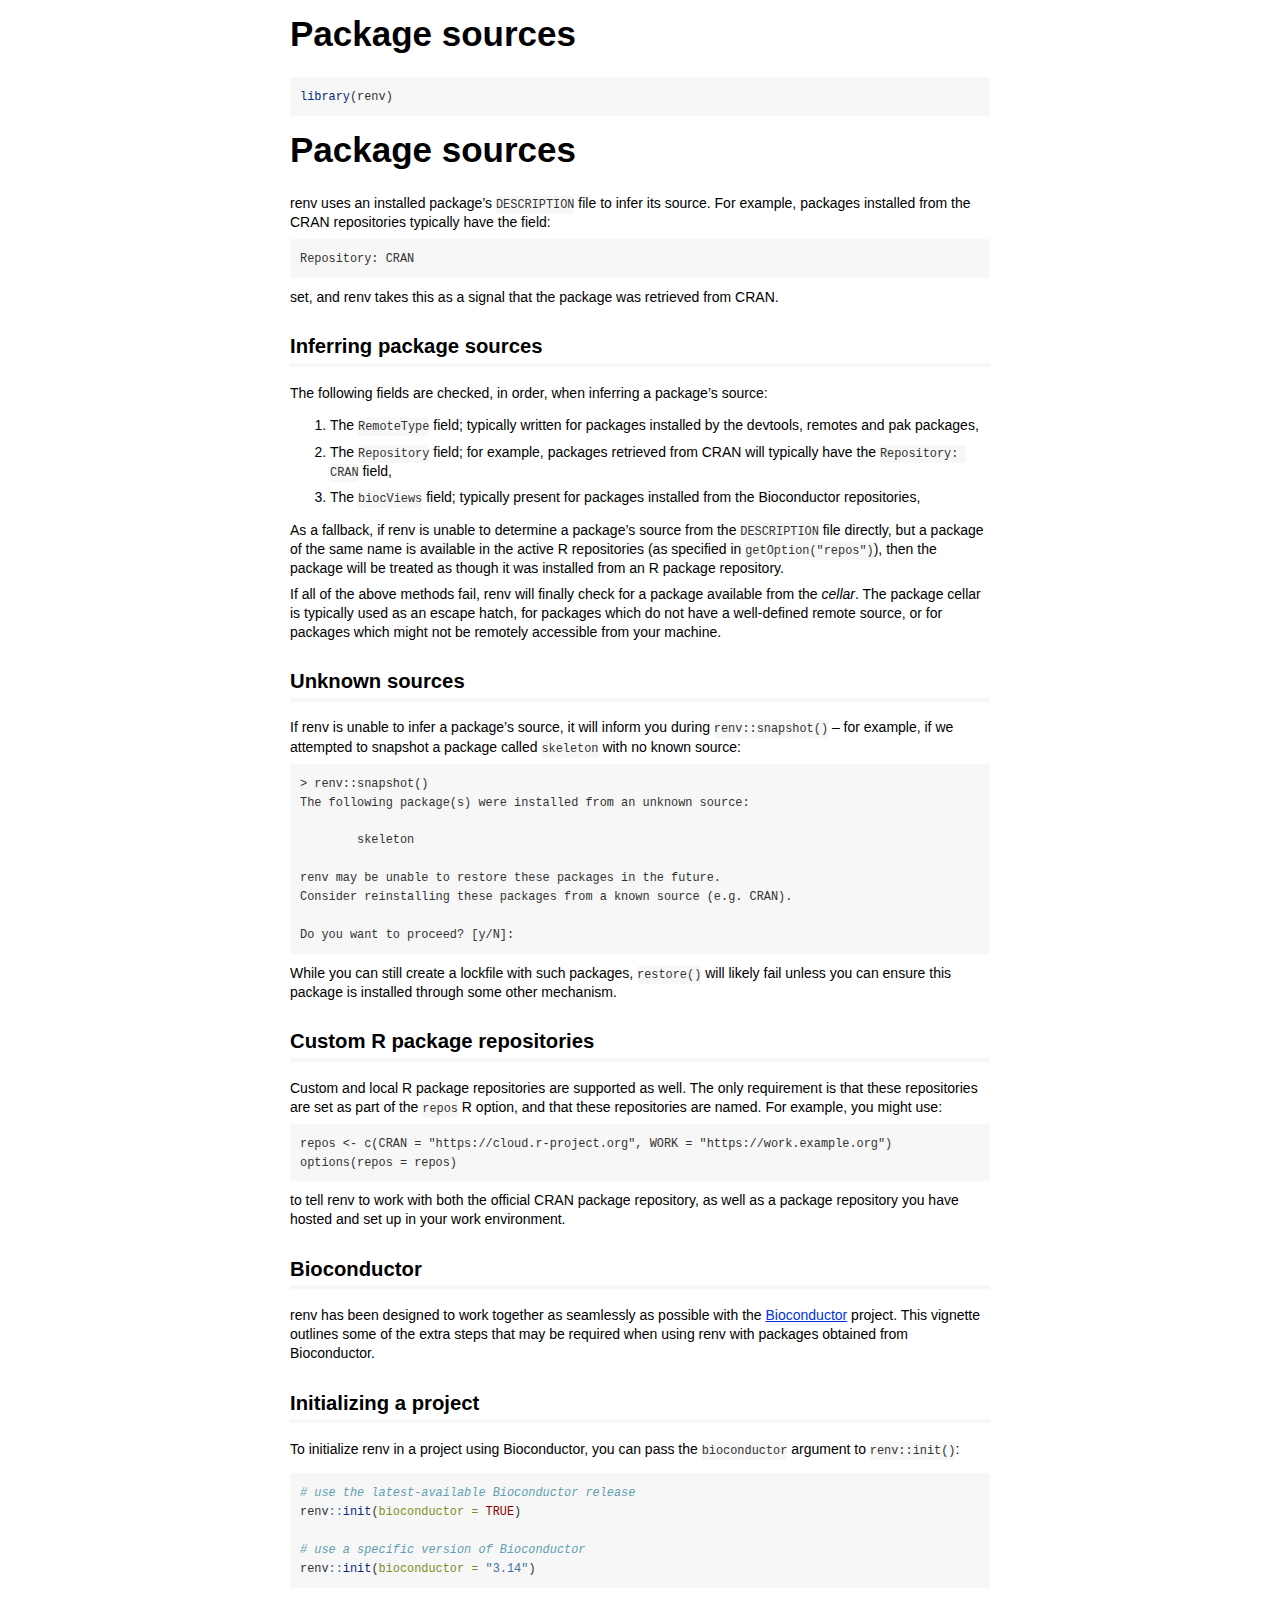
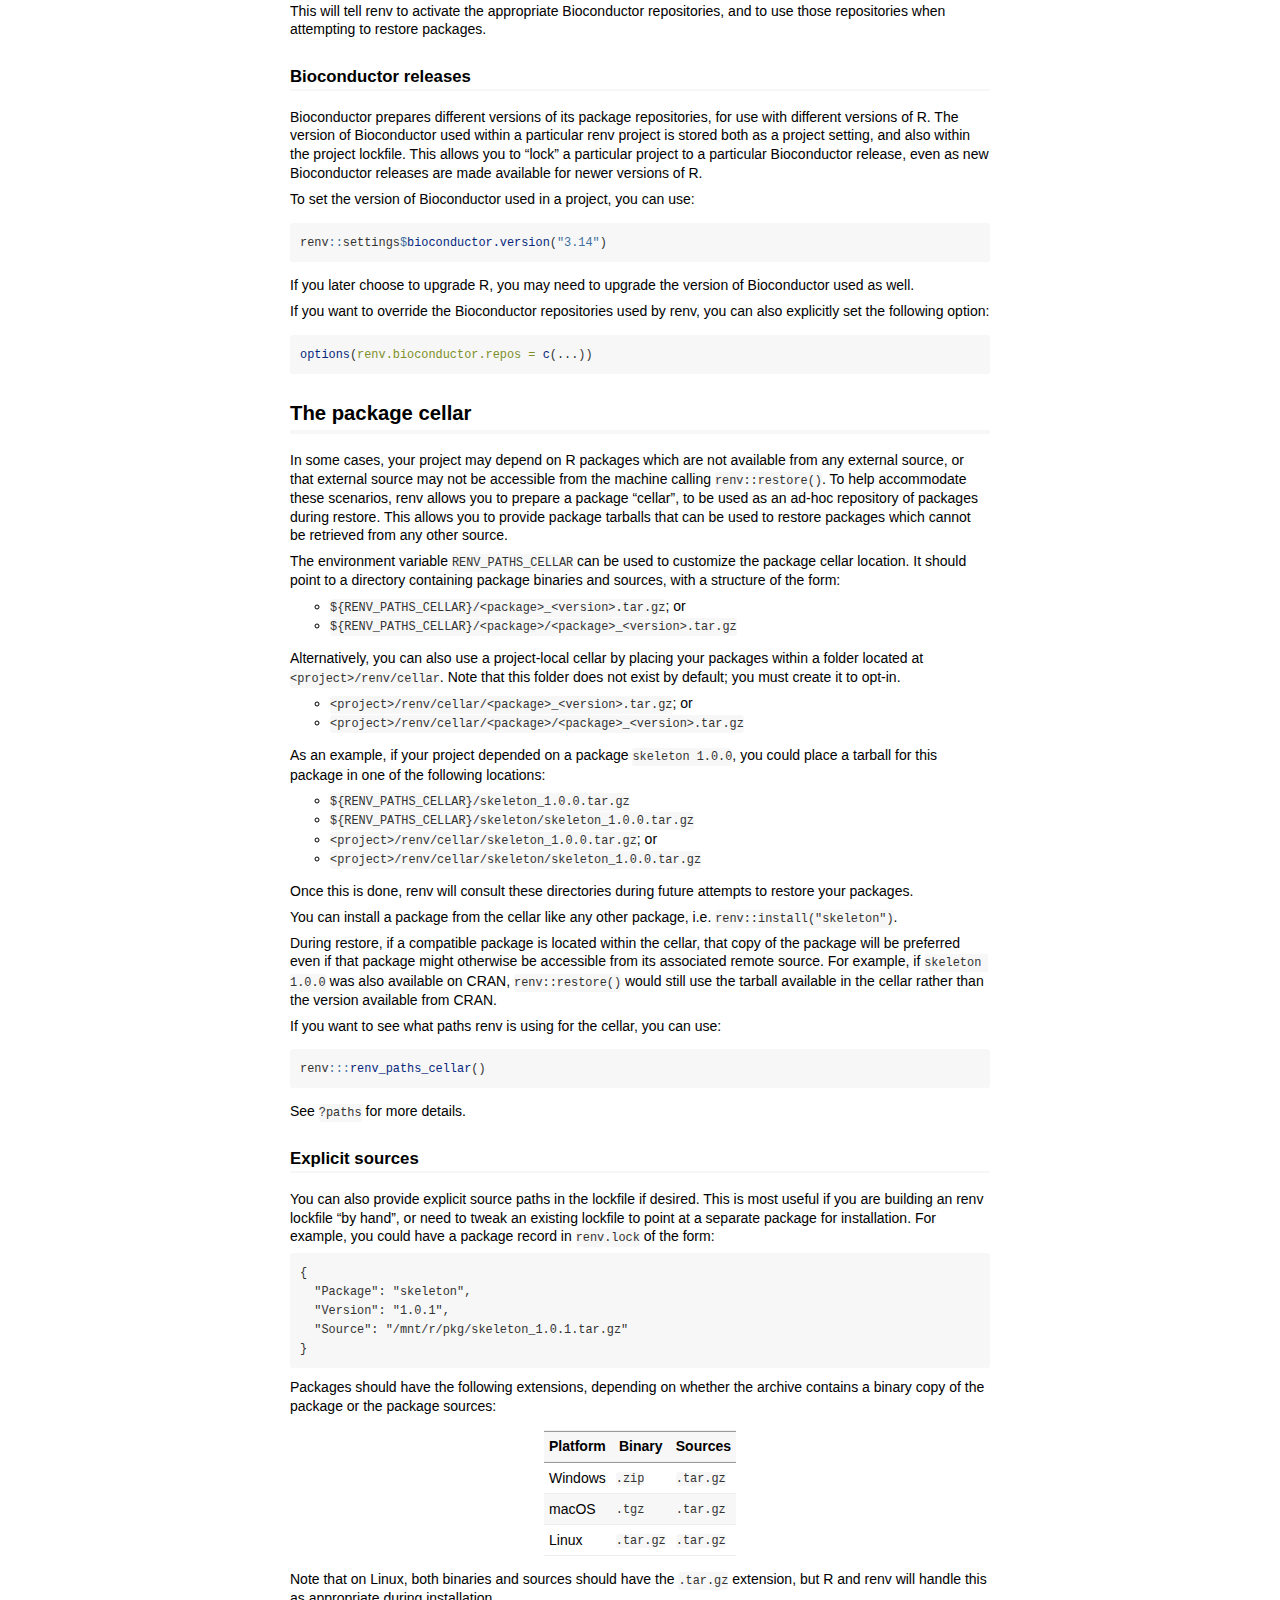
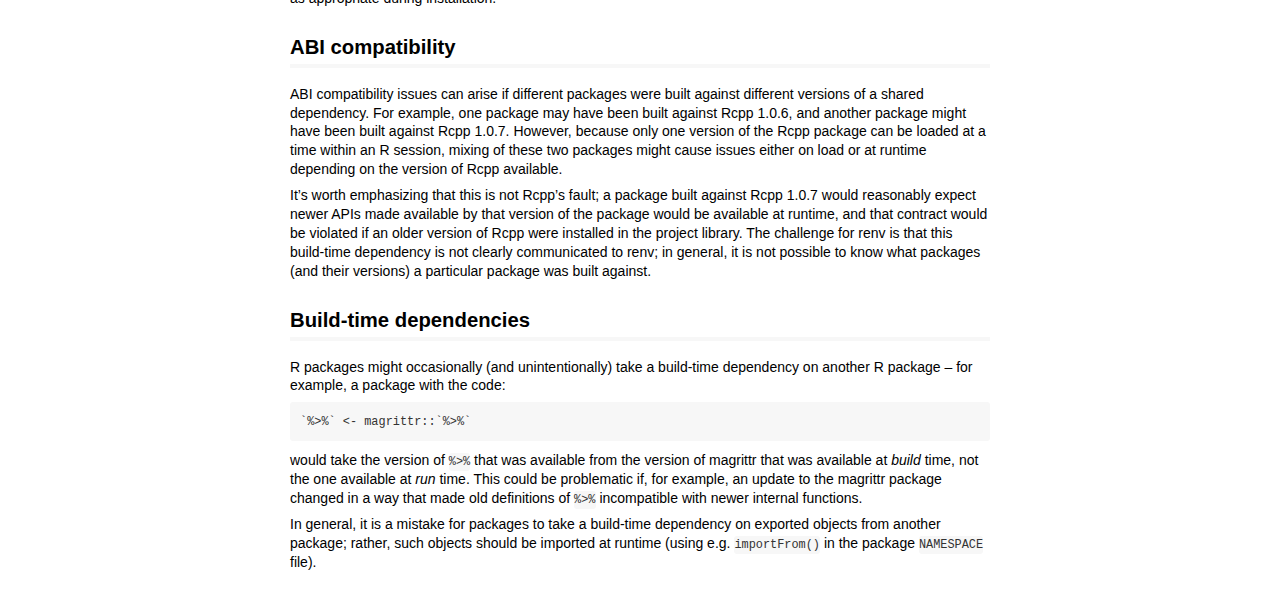
<file: renv/library/macos/R-4.4/aarch64-apple-darwin20/renv/doc/package-sources.html>
<!DOCTYPE html>

<html>

<head>

<meta charset="utf-8" />
<meta name="generator" content="pandoc" />
<meta http-equiv="X-UA-Compatible" content="IE=EDGE" />

<meta name="viewport" content="width=device-width, initial-scale=1" />



<title>Package sources</title>

<script>// Pandoc 2.9 adds attributes on both header and div. We remove the former (to
// be compatible with the behavior of Pandoc < 2.8).
document.addEventListener('DOMContentLoaded', function(e) {
  var hs = document.querySelectorAll("div.section[class*='level'] > :first-child");
  var i, h, a;
  for (i = 0; i < hs.length; i++) {
    h = hs[i];
    if (!/^h[1-6]$/i.test(h.tagName)) continue;  // it should be a header h1-h6
    a = h.attributes;
    while (a.length > 0) h.removeAttribute(a[0].name);
  }
});
</script>

<style type="text/css">
code{white-space: pre-wrap;}
span.smallcaps{font-variant: small-caps;}
span.underline{text-decoration: underline;}
div.column{display: inline-block; vertical-align: top; width: 50%;}
div.hanging-indent{margin-left: 1.5em; text-indent: -1.5em;}
ul.task-list{list-style: none;}
</style>



<style type="text/css">
code {
white-space: pre;
}
.sourceCode {
overflow: visible;
}
</style>
<style type="text/css" data-origin="pandoc">
html { -webkit-text-size-adjust: 100%; }
pre > code.sourceCode { white-space: pre; position: relative; }
pre > code.sourceCode > span { display: inline-block; line-height: 1.25; }
pre > code.sourceCode > span:empty { height: 1.2em; }
.sourceCode { overflow: visible; }
code.sourceCode > span { color: inherit; text-decoration: inherit; }
div.sourceCode { margin: 1em 0; }
pre.sourceCode { margin: 0; }
@media screen {
div.sourceCode { overflow: auto; }
}
@media print {
pre > code.sourceCode { white-space: pre-wrap; }
pre > code.sourceCode > span { text-indent: -5em; padding-left: 5em; }
}
pre.numberSource code
{ counter-reset: source-line 0; }
pre.numberSource code > span
{ position: relative; left: -4em; counter-increment: source-line; }
pre.numberSource code > span > a:first-child::before
{ content: counter(source-line);
position: relative; left: -1em; text-align: right; vertical-align: baseline;
border: none; display: inline-block;
-webkit-touch-callout: none; -webkit-user-select: none;
-khtml-user-select: none; -moz-user-select: none;
-ms-user-select: none; user-select: none;
padding: 0 4px; width: 4em;
color: #aaaaaa;
}
pre.numberSource { margin-left: 3em; border-left: 1px solid #aaaaaa; padding-left: 4px; }
div.sourceCode
{ }
@media screen {
pre > code.sourceCode > span > a:first-child::before { text-decoration: underline; }
}
code span.al { color: #ff0000; font-weight: bold; } 
code span.an { color: #60a0b0; font-weight: bold; font-style: italic; } 
code span.at { color: #7d9029; } 
code span.bn { color: #40a070; } 
code span.bu { color: #008000; } 
code span.cf { color: #007020; font-weight: bold; } 
code span.ch { color: #4070a0; } 
code span.cn { color: #880000; } 
code span.co { color: #60a0b0; font-style: italic; } 
code span.cv { color: #60a0b0; font-weight: bold; font-style: italic; } 
code span.do { color: #ba2121; font-style: italic; } 
code span.dt { color: #902000; } 
code span.dv { color: #40a070; } 
code span.er { color: #ff0000; font-weight: bold; } 
code span.ex { } 
code span.fl { color: #40a070; } 
code span.fu { color: #06287e; } 
code span.im { color: #008000; font-weight: bold; } 
code span.in { color: #60a0b0; font-weight: bold; font-style: italic; } 
code span.kw { color: #007020; font-weight: bold; } 
code span.op { color: #666666; } 
code span.ot { color: #007020; } 
code span.pp { color: #bc7a00; } 
code span.sc { color: #4070a0; } 
code span.ss { color: #bb6688; } 
code span.st { color: #4070a0; } 
code span.va { color: #19177c; } 
code span.vs { color: #4070a0; } 
code span.wa { color: #60a0b0; font-weight: bold; font-style: italic; } 
</style>
<script>
// apply pandoc div.sourceCode style to pre.sourceCode instead
(function() {
  var sheets = document.styleSheets;
  for (var i = 0; i < sheets.length; i++) {
    if (sheets[i].ownerNode.dataset["origin"] !== "pandoc") continue;
    try { var rules = sheets[i].cssRules; } catch (e) { continue; }
    var j = 0;
    while (j < rules.length) {
      var rule = rules[j];
      // check if there is a div.sourceCode rule
      if (rule.type !== rule.STYLE_RULE || rule.selectorText !== "div.sourceCode") {
        j++;
        continue;
      }
      var style = rule.style.cssText;
      // check if color or background-color is set
      if (rule.style.color === '' && rule.style.backgroundColor === '') {
        j++;
        continue;
      }
      // replace div.sourceCode by a pre.sourceCode rule
      sheets[i].deleteRule(j);
      sheets[i].insertRule('pre.sourceCode{' + style + '}', j);
    }
  }
})();
</script>




<style type="text/css">body {
background-color: #fff;
margin: 1em auto;
max-width: 700px;
overflow: visible;
padding-left: 2em;
padding-right: 2em;
font-family: "Open Sans", "Helvetica Neue", Helvetica, Arial, sans-serif;
font-size: 14px;
line-height: 1.35;
}
#TOC {
clear: both;
margin: 0 0 10px 10px;
padding: 4px;
width: 400px;
border: 1px solid #CCCCCC;
border-radius: 5px;
background-color: #f6f6f6;
font-size: 13px;
line-height: 1.3;
}
#TOC .toctitle {
font-weight: bold;
font-size: 15px;
margin-left: 5px;
}
#TOC ul {
padding-left: 40px;
margin-left: -1.5em;
margin-top: 5px;
margin-bottom: 5px;
}
#TOC ul ul {
margin-left: -2em;
}
#TOC li {
line-height: 16px;
}
table {
margin: 1em auto;
border-width: 1px;
border-color: #DDDDDD;
border-style: outset;
border-collapse: collapse;
}
table th {
border-width: 2px;
padding: 5px;
border-style: inset;
}
table td {
border-width: 1px;
border-style: inset;
line-height: 18px;
padding: 5px 5px;
}
table, table th, table td {
border-left-style: none;
border-right-style: none;
}
table thead, table tr.even {
background-color: #f7f7f7;
}
p {
margin: 0.5em 0;
}
blockquote {
background-color: #f6f6f6;
padding: 0.25em 0.75em;
}
hr {
border-style: solid;
border: none;
border-top: 1px solid #777;
margin: 28px 0;
}
dl {
margin-left: 0;
}
dl dd {
margin-bottom: 13px;
margin-left: 13px;
}
dl dt {
font-weight: bold;
}
ul {
margin-top: 0;
}
ul li {
list-style: circle outside;
}
ul ul {
margin-bottom: 0;
}
pre, code {
background-color: #f7f7f7;
border-radius: 3px;
color: #333;
white-space: pre-wrap; 
}
pre {
border-radius: 3px;
margin: 5px 0px 10px 0px;
padding: 10px;
}
pre:not([class]) {
background-color: #f7f7f7;
}
code {
font-family: Consolas, Monaco, 'Courier New', monospace;
font-size: 85%;
}
p > code, li > code {
padding: 2px 0px;
}
div.figure {
text-align: center;
}
img {
background-color: #FFFFFF;
padding: 2px;
border: 1px solid #DDDDDD;
border-radius: 3px;
border: 1px solid #CCCCCC;
margin: 0 5px;
}
h1 {
margin-top: 0;
font-size: 35px;
line-height: 40px;
}
h2 {
border-bottom: 4px solid #f7f7f7;
padding-top: 10px;
padding-bottom: 2px;
font-size: 145%;
}
h3 {
border-bottom: 2px solid #f7f7f7;
padding-top: 10px;
font-size: 120%;
}
h4 {
border-bottom: 1px solid #f7f7f7;
margin-left: 8px;
font-size: 105%;
}
h5, h6 {
border-bottom: 1px solid #ccc;
font-size: 105%;
}
a {
color: #0033dd;
text-decoration: none;
}
a:hover {
color: #6666ff; }
a:visited {
color: #800080; }
a:visited:hover {
color: #BB00BB; }
a[href^="http:"] {
text-decoration: underline; }
a[href^="https:"] {
text-decoration: underline; }

code > span.kw { color: #555; font-weight: bold; } 
code > span.dt { color: #902000; } 
code > span.dv { color: #40a070; } 
code > span.bn { color: #d14; } 
code > span.fl { color: #d14; } 
code > span.ch { color: #d14; } 
code > span.st { color: #d14; } 
code > span.co { color: #888888; font-style: italic; } 
code > span.ot { color: #007020; } 
code > span.al { color: #ff0000; font-weight: bold; } 
code > span.fu { color: #900; font-weight: bold; } 
code > span.er { color: #a61717; background-color: #e3d2d2; } 
</style>




</head>

<body>




<h1 class="title toc-ignore">Package sources</h1>



<div class="sourceCode" id="cb1"><pre class="sourceCode r"><code class="sourceCode r"><span id="cb1-1"><a href="#cb1-1" tabindex="-1"></a><span class="fu">library</span>(renv)</span></code></pre></div>
<div id="package-sources" class="section level1">
<h1>Package sources</h1>
<p>renv uses an installed package’s <code>DESCRIPTION</code> file to
infer its source. For example, packages installed from the CRAN
repositories typically have the field:</p>
<pre><code>Repository: CRAN</code></pre>
<p>set, and renv takes this as a signal that the package was retrieved
from CRAN.</p>
<div id="inferring-package-sources" class="section level2">
<h2>Inferring package sources</h2>
<p>The following fields are checked, in order, when inferring a
package’s source:</p>
<ol style="list-style-type: decimal">
<li><p>The <code>RemoteType</code> field; typically written for packages
installed by the devtools, remotes and pak packages,</p></li>
<li><p>The <code>Repository</code> field; for example, packages
retrieved from CRAN will typically have the
<code>Repository: CRAN</code> field,</p></li>
<li><p>The <code>biocViews</code> field; typically present for packages
installed from the Bioconductor repositories,</p></li>
</ol>
<p>As a fallback, if renv is unable to determine a package’s source from
the <code>DESCRIPTION</code> file directly, but a package of the same
name is available in the active R repositories (as specified in
<code>getOption(&quot;repos&quot;)</code>), then the package will be treated as
though it was installed from an R package repository.</p>
<p>If all of the above methods fail, renv will finally check for a
package available from the <em>cellar</em>. The package cellar is
typically used as an escape hatch, for packages which do not have a
well-defined remote source, or for packages which might not be remotely
accessible from your machine.</p>
</div>
<div id="unknown-sources" class="section level2">
<h2>Unknown sources</h2>
<p>If renv is unable to infer a package’s source, it will inform you
during <code>renv::snapshot()</code> – for example, if we attempted to
snapshot a package called <code>skeleton</code> with no known
source:</p>
<pre><code>&gt; renv::snapshot()
The following package(s) were installed from an unknown source:

        skeleton

renv may be unable to restore these packages in the future.
Consider reinstalling these packages from a known source (e.g. CRAN).

Do you want to proceed? [y/N]:</code></pre>
<p>While you can still create a lockfile with such packages,
<code>restore()</code> will likely fail unless you can ensure this
package is installed through some other mechanism.</p>
</div>
<div id="custom-r-package-repositories" class="section level2">
<h2>Custom R package repositories</h2>
<p>Custom and local R package repositories are supported as well. The
only requirement is that these repositories are set as part of the
<code>repos</code> R option, and that these repositories are named. For
example, you might use:</p>
<pre><code>repos &lt;- c(CRAN = &quot;https://cloud.r-project.org&quot;, WORK = &quot;https://work.example.org&quot;)
options(repos = repos)</code></pre>
<p>to tell renv to work with both the official CRAN package repository,
as well as a package repository you have hosted and set up in your work
environment.</p>
</div>
<div id="bioconductor" class="section level2">
<h2>Bioconductor</h2>
<p>renv has been designed to work together as seamlessly as possible
with the <a href="https://bioconductor.org/">Bioconductor</a> project.
This vignette outlines some of the extra steps that may be required when
using renv with packages obtained from Bioconductor.</p>
</div>
<div id="initializing-a-project" class="section level2">
<h2>Initializing a project</h2>
<p>To initialize renv in a project using Bioconductor, you can pass the
<code>bioconductor</code> argument to <code>renv::init()</code>:</p>
<div class="sourceCode" id="cb5"><pre class="sourceCode r"><code class="sourceCode r"><span id="cb5-1"><a href="#cb5-1" tabindex="-1"></a><span class="co"># use the latest-available Bioconductor release</span></span>
<span id="cb5-2"><a href="#cb5-2" tabindex="-1"></a>renv<span class="sc">::</span><span class="fu">init</span>(<span class="at">bioconductor =</span> <span class="cn">TRUE</span>)</span>
<span id="cb5-3"><a href="#cb5-3" tabindex="-1"></a></span>
<span id="cb5-4"><a href="#cb5-4" tabindex="-1"></a><span class="co"># use a specific version of Bioconductor</span></span>
<span id="cb5-5"><a href="#cb5-5" tabindex="-1"></a>renv<span class="sc">::</span><span class="fu">init</span>(<span class="at">bioconductor =</span> <span class="st">&quot;3.14&quot;</span>)</span></code></pre></div>
<p>This will tell renv to activate the appropriate Bioconductor
repositories, and to use those repositories when attempting to restore
packages.</p>
<div id="bioconductor-releases" class="section level3">
<h3>Bioconductor releases</h3>
<p>Bioconductor prepares different versions of its package repositories,
for use with different versions of R. The version of Bioconductor used
within a particular renv project is stored both as a project setting,
and also within the project lockfile. This allows you to “lock” a
particular project to a particular Bioconductor release, even as new
Bioconductor releases are made available for newer versions of R.</p>
<p>To set the version of Bioconductor used in a project, you can
use:</p>
<div class="sourceCode" id="cb6"><pre class="sourceCode r"><code class="sourceCode r"><span id="cb6-1"><a href="#cb6-1" tabindex="-1"></a>renv<span class="sc">::</span>settings<span class="sc">$</span><span class="fu">bioconductor.version</span>(<span class="st">&quot;3.14&quot;</span>)</span></code></pre></div>
<p>If you later choose to upgrade R, you may need to upgrade the version
of Bioconductor used as well.</p>
<p>If you want to override the Bioconductor repositories used by renv,
you can also explicitly set the following option:</p>
<div class="sourceCode" id="cb7"><pre class="sourceCode r"><code class="sourceCode r"><span id="cb7-1"><a href="#cb7-1" tabindex="-1"></a><span class="fu">options</span>(<span class="at">renv.bioconductor.repos =</span> <span class="fu">c</span>(...))</span></code></pre></div>
</div>
</div>
<div id="the-package-cellar" class="section level2">
<h2>The package cellar</h2>
<p>In some cases, your project may depend on R packages which are not
available from any external source, or that external source may not be
accessible from the machine calling <code>renv::restore()</code>. To
help accommodate these scenarios, renv allows you to prepare a package
“cellar”, to be used as an ad-hoc repository of packages during restore.
This allows you to provide package tarballs that can be used to restore
packages which cannot be retrieved from any other source.</p>
<p>The environment variable <code>RENV_PATHS_CELLAR</code> can be used
to customize the package cellar location. It should point to a directory
containing package binaries and sources, with a structure of the
form:</p>
<ul>
<li><code>${RENV_PATHS_CELLAR}/&lt;package&gt;_&lt;version&gt;.tar.gz</code>;
or</li>
<li><code>${RENV_PATHS_CELLAR}/&lt;package&gt;/&lt;package&gt;_&lt;version&gt;.tar.gz</code></li>
</ul>
<p>Alternatively, you can also use a project-local cellar by placing
your packages within a folder located at
<code>&lt;project&gt;/renv/cellar</code>. Note that this folder does not
exist by default; you must create it to opt-in.</p>
<ul>
<li><code>&lt;project&gt;/renv/cellar/&lt;package&gt;_&lt;version&gt;.tar.gz</code>;
or</li>
<li><code>&lt;project&gt;/renv/cellar/&lt;package&gt;/&lt;package&gt;_&lt;version&gt;.tar.gz</code></li>
</ul>
<p>As an example, if your project depended on a package
<code>skeleton 1.0.0</code>, you could place a tarball for this package
in one of the following locations:</p>
<ul>
<li><code>${RENV_PATHS_CELLAR}/skeleton_1.0.0.tar.gz</code></li>
<li><code>${RENV_PATHS_CELLAR}/skeleton/skeleton_1.0.0.tar.gz</code></li>
<li><code>&lt;project&gt;/renv/cellar/skeleton_1.0.0.tar.gz</code>;
or</li>
<li><code>&lt;project&gt;/renv/cellar/skeleton/skeleton_1.0.0.tar.gz</code></li>
</ul>
<p>Once this is done, renv will consult these directories during future
attempts to restore your packages.</p>
<p>You can install a package from the cellar like any other package,
i.e. <code>renv::install(&quot;skeleton&quot;)</code>.</p>
<p>During restore, if a compatible package is located within the cellar,
that copy of the package will be preferred even if that package might
otherwise be accessible from its associated remote source. For example,
if <code>skeleton 1.0.0</code> was also available on CRAN,
<code>renv::restore()</code> would still use the tarball available in
the cellar rather than the version available from CRAN.</p>
<p>If you want to see what paths renv is using for the cellar, you can
use:</p>
<div class="sourceCode" id="cb8"><pre class="sourceCode r"><code class="sourceCode r"><span id="cb8-1"><a href="#cb8-1" tabindex="-1"></a>renv<span class="sc">:::</span><span class="fu">renv_paths_cellar</span>()</span></code></pre></div>
<p>See <code>?paths</code> for more details.</p>
<div id="explicit-sources" class="section level3">
<h3>Explicit sources</h3>
<p>You can also provide explicit source paths in the lockfile if
desired. This is most useful if you are building an renv lockfile “by
hand”, or need to tweak an existing lockfile to point at a separate
package for installation. For example, you could have a package record
in <code>renv.lock</code> of the form:</p>
<pre><code>{
  &quot;Package&quot;: &quot;skeleton&quot;,
  &quot;Version&quot;: &quot;1.0.1&quot;,
  &quot;Source&quot;: &quot;/mnt/r/pkg/skeleton_1.0.1.tar.gz&quot;
}</code></pre>
<p>Packages should have the following extensions, depending on whether
the archive contains a binary copy of the package or the package
sources:</p>
<table>
<thead>
<tr class="header">
<th><strong>Platform</strong></th>
<th><strong>Binary</strong></th>
<th><strong>Sources</strong></th>
</tr>
</thead>
<tbody>
<tr class="odd">
<td>Windows</td>
<td><code>.zip</code></td>
<td><code>.tar.gz</code></td>
</tr>
<tr class="even">
<td>macOS</td>
<td><code>.tgz</code></td>
<td><code>.tar.gz</code></td>
</tr>
<tr class="odd">
<td>Linux</td>
<td><code>.tar.gz</code></td>
<td><code>.tar.gz</code></td>
</tr>
</tbody>
</table>
<p>Note that on Linux, both binaries and sources should have the
<code>.tar.gz</code> extension, but R and renv will handle this as
appropriate during installation.</p>
</div>
</div>
<div id="abi-compatibility" class="section level2">
<h2>ABI compatibility</h2>
<p>ABI compatibility issues can arise if different packages were built
against different versions of a shared dependency. For example, one
package may have been built against Rcpp 1.0.6, and another package
might have been built against Rcpp 1.0.7. However, because only one
version of the Rcpp package can be loaded at a time within an R session,
mixing of these two packages might cause issues either on load or at
runtime depending on the version of Rcpp available.</p>
<p>It’s worth emphasizing that this is not Rcpp’s fault; a package built
against Rcpp 1.0.7 would reasonably expect newer APIs made available by
that version of the package would be available at runtime, and that
contract would be violated if an older version of Rcpp were installed in
the project library. The challenge for renv is that this build-time
dependency is not clearly communicated to renv; in general, it is not
possible to know what packages (and their versions) a particular package
was built against.</p>
</div>
<div id="build-time-dependencies" class="section level2">
<h2>Build-time dependencies</h2>
<p>R packages might occasionally (and unintentionally) take a build-time
dependency on another R package – for example, a package with the
code:</p>
<pre><code>`%&gt;%` &lt;- magrittr::`%&gt;%`</code></pre>
<p>would take the version of <code>%&gt;%</code> that was available from
the version of magrittr that was available at <em>build</em> time, not
the one available at <em>run</em> time. This could be problematic if,
for example, an update to the magrittr package changed in a way that
made old definitions of <code>%&gt;%</code> incompatible with newer
internal functions.</p>
<p>In general, it is a mistake for packages to take a build-time
dependency on exported objects from another package; rather, such
objects should be imported at runtime (using
e.g. <code>importFrom()</code> in the package <code>NAMESPACE</code>
file).</p>
</div>
</div>



<!-- code folding -->


<!-- dynamically load mathjax for compatibility with self-contained -->
<script>
  (function () {
    var script = document.createElement("script");
    script.type = "text/javascript";
    script.src  = "https://mathjax.rstudio.com/latest/MathJax.js?config=TeX-AMS-MML_HTMLorMML";
    document.getElementsByTagName("head")[0].appendChild(script);
  })();
</script>

</body>
</html>
</file>
<file: Assignment_3_files/libs/quarto-html/tippy.css>
.tippy-box[data-animation=fade][data-state=hidden]{opacity:0}[data-tippy-root]{max-width:calc(100vw - 10px)}.tippy-box{position:relative;background-color:#333;color:#fff;border-radius:4px;font-size:14px;line-height:1.4;white-space:normal;outline:0;transition-property:transform,visibility,opacity}.tippy-box[data-placement^=top]>.tippy-arrow{bottom:0}.tippy-box[data-placement^=top]>.tippy-arrow:before{bottom:-7px;left:0;border-width:8px 8px 0;border-top-color:initial;transform-origin:center top}.tippy-box[data-placement^=bottom]>.tippy-arrow{top:0}.tippy-box[data-placement^=bottom]>.tippy-arrow:before{top:-7px;left:0;border-width:0 8px 8px;border-bottom-color:initial;transform-origin:center bottom}.tippy-box[data-placement^=left]>.tippy-arrow{right:0}.tippy-box[data-placement^=left]>.tippy-arrow:before{border-width:8px 0 8px 8px;border-left-color:initial;right:-7px;transform-origin:center left}.tippy-box[data-placement^=right]>.tippy-arrow{left:0}.tippy-box[data-placement^=right]>.tippy-arrow:before{left:-7px;border-width:8px 8px 8px 0;border-right-color:initial;transform-origin:center right}.tippy-box[data-inertia][data-state=visible]{transition-timing-function:cubic-bezier(.54,1.5,.38,1.11)}.tippy-arrow{width:16px;height:16px;color:#333}.tippy-arrow:before{content:"";position:absolute;border-color:transparent;border-style:solid}.tippy-content{position:relative;padding:5px 9px;z-index:1}
</file>
<file: Assignment_3_files/libs/quarto-html/quarto-syntax-highlighting-2f5df379a58b258e96c21c0638c20c03.css>
/* quarto syntax highlight colors */
:root {
  --quarto-hl-ot-color: #003B4F;
  --quarto-hl-at-color: #657422;
  --quarto-hl-ss-color: #20794D;
  --quarto-hl-an-color: #5E5E5E;
  --quarto-hl-fu-color: #4758AB;
  --quarto-hl-st-color: #20794D;
  --quarto-hl-cf-color: #003B4F;
  --quarto-hl-op-color: #5E5E5E;
  --quarto-hl-er-color: #AD0000;
  --quarto-hl-bn-color: #AD0000;
  --quarto-hl-al-color: #AD0000;
  --quarto-hl-va-color: #111111;
  --quarto-hl-bu-color: inherit;
  --quarto-hl-ex-color: inherit;
  --quarto-hl-pp-color: #AD0000;
  --quarto-hl-in-color: #5E5E5E;
  --quarto-hl-vs-color: #20794D;
  --quarto-hl-wa-color: #5E5E5E;
  --quarto-hl-do-color: #5E5E5E;
  --quarto-hl-im-color: #00769E;
  --quarto-hl-ch-color: #20794D;
  --quarto-hl-dt-color: #AD0000;
  --quarto-hl-fl-color: #AD0000;
  --quarto-hl-co-color: #5E5E5E;
  --quarto-hl-cv-color: #5E5E5E;
  --quarto-hl-cn-color: #8f5902;
  --quarto-hl-sc-color: #5E5E5E;
  --quarto-hl-dv-color: #AD0000;
  --quarto-hl-kw-color: #003B4F;
}

/* other quarto variables */
:root {
  --quarto-font-monospace: SFMono-Regular, Menlo, Monaco, Consolas, "Liberation Mono", "Courier New", monospace;
}

pre > code.sourceCode > span {
  color: #003B4F;
}

code span {
  color: #003B4F;
}

code.sourceCode > span {
  color: #003B4F;
}

div.sourceCode,
div.sourceCode pre.sourceCode {
  color: #003B4F;
}

code span.ot {
  color: #003B4F;
  font-style: inherit;
}

code span.at {
  color: #657422;
  font-style: inherit;
}

code span.ss {
  color: #20794D;
  font-style: inherit;
}

code span.an {
  color: #5E5E5E;
  font-style: inherit;
}

code span.fu {
  color: #4758AB;
  font-style: inherit;
}

code span.st {
  color: #20794D;
  font-style: inherit;
}

code span.cf {
  color: #003B4F;
  font-weight: bold;
  font-style: inherit;
}

code span.op {
  color: #5E5E5E;
  font-style: inherit;
}

code span.er {
  color: #AD0000;
  font-style: inherit;
}

code span.bn {
  color: #AD0000;
  font-style: inherit;
}

code span.al {
  color: #AD0000;
  font-style: inherit;
}

code span.va {
  color: #111111;
  font-style: inherit;
}

code span.bu {
  font-style: inherit;
}

code span.ex {
  font-style: inherit;
}

code span.pp {
  color: #AD0000;
  font-style: inherit;
}

code span.in {
  color: #5E5E5E;
  font-style: inherit;
}

code span.vs {
  color: #20794D;
  font-style: inherit;
}

code span.wa {
  color: #5E5E5E;
  font-style: italic;
}

code span.do {
  color: #5E5E5E;
  font-style: italic;
}

code span.im {
  color: #00769E;
  font-style: inherit;
}

code span.ch {
  color: #20794D;
  font-style: inherit;
}

code span.dt {
  color: #AD0000;
  font-style: inherit;
}

code span.fl {
  color: #AD0000;
  font-style: inherit;
}

code span.co {
  color: #5E5E5E;
  font-style: inherit;
}

code span.cv {
  color: #5E5E5E;
  font-style: italic;
}

code span.cn {
  color: #8f5902;
  font-style: inherit;
}

code span.sc {
  color: #5E5E5E;
  font-style: inherit;
}

code span.dv {
  color: #AD0000;
  font-style: inherit;
}

code span.kw {
  color: #003B4F;
  font-weight: bold;
  font-style: inherit;
}

.prevent-inlining {
  content: "</";
}

/*# sourceMappingURL=35eb38a806ee71ea6d2563be2308c832.css.map */
</file>
<file: Assignment_3_files/libs/lightable-0.0.1/lightable.css>
/*!
 * lightable v0.0.1
 * Copyright 2020 Hao Zhu
 * Licensed under MIT (https://github.com/haozhu233/kableExtra/blob/master/LICENSE)
 */

.lightable-minimal {
  border-collapse: separate;
  border-spacing: 16px 1px;
  width: 100%;
  margin-bottom: 10px;
}

.lightable-minimal td {
  margin-left: 5px;
  margin-right: 5px;
}

.lightable-minimal th {
  margin-left: 5px;
  margin-right: 5px;
}

.lightable-minimal thead tr:last-child th {
  border-bottom: 2px solid #00000050;
  empty-cells: hide;

}

.lightable-minimal tbody tr:first-child td {
  padding-top: 0.5em;
}

.lightable-minimal.lightable-hover tbody tr:hover {
  background-color: #f5f5f5;
}

.lightable-minimal.lightable-striped tbody tr:nth-child(even) {
  background-color: #f5f5f5;
}

.lightable-classic {
  border-top: 0.16em solid #111111;
  border-bottom: 0.16em solid #111111;
  width: 100%;
  margin-bottom: 10px;
  margin: 10px 5px;
}

.lightable-classic tfoot tr td {
  border: 0;
}

.lightable-classic tfoot tr:first-child td {
  border-top: 0.14em solid #111111;
}

.lightable-classic caption {
  color: #222222;
}

.lightable-classic td {
  padding-left: 5px;
  padding-right: 5px;
  color: #222222;
}

.lightable-classic th {
  padding-left: 5px;
  padding-right: 5px;
  font-weight: normal;
  color: #222222;
}

.lightable-classic thead tr:last-child th {
  border-bottom: 0.10em solid #111111;
}

.lightable-classic.lightable-hover tbody tr:hover {
  background-color: #F9EEC1;
}

.lightable-classic.lightable-striped tbody tr:nth-child(even) {
  background-color: #f5f5f5;
}

.lightable-classic-2 {
  border-top: 3px double #111111;
  border-bottom: 3px double #111111;
  width: 100%;
  margin-bottom: 10px;
}

.lightable-classic-2 tfoot tr td {
  border: 0;
}

.lightable-classic-2 tfoot tr:first-child td {
  border-top: 3px double #111111;
}

.lightable-classic-2 caption {
  color: #222222;
}

.lightable-classic-2 td {
  padding-left: 5px;
  padding-right: 5px;
  color: #222222;
}

.lightable-classic-2 th {
  padding-left: 5px;
  padding-right: 5px;
  font-weight: normal;
  color: #222222;
}

.lightable-classic-2 tbody tr:last-child td {
  border-bottom: 3px double #111111;
}

.lightable-classic-2 thead tr:last-child th {
  border-bottom: 1px solid #111111;
}

.lightable-classic-2.lightable-hover tbody tr:hover {
  background-color: #F9EEC1;
}

.lightable-classic-2.lightable-striped tbody tr:nth-child(even) {
  background-color: #f5f5f5;
}

.lightable-material {
  min-width: 100%;
  white-space: nowrap;
  table-layout: fixed;
  font-family: Roboto, sans-serif;
  border: 1px solid #EEE;
  border-collapse: collapse;
  margin-bottom: 10px;
}

.lightable-material tfoot tr td {
  border: 0;
}

.lightable-material tfoot tr:first-child td {
  border-top: 1px solid #EEE;
}

.lightable-material th {
  height: 56px;
  padding-left: 16px;
  padding-right: 16px;
}

.lightable-material td {
  height: 52px;
  padding-left: 16px;
  padding-right: 16px;
  border-top: 1px solid #eeeeee;
}

.lightable-material.lightable-hover tbody tr:hover {
  background-color: #f5f5f5;
}

.lightable-material.lightable-striped tbody tr:nth-child(even) {
  background-color: #f5f5f5;
}

.lightable-material.lightable-striped tbody td {
  border: 0;
}

.lightable-material.lightable-striped thead tr:last-child th {
  border-bottom: 1px solid #ddd;
}

.lightable-material-dark {
  min-width: 100%;
  white-space: nowrap;
  table-layout: fixed;
  font-family: Roboto, sans-serif;
  border: 1px solid #FFFFFF12;
  border-collapse: collapse;
  margin-bottom: 10px;
  background-color: #363640;
}

.lightable-material-dark tfoot tr td {
  border: 0;
}

.lightable-material-dark tfoot tr:first-child td {
  border-top: 1px solid #FFFFFF12;
}

.lightable-material-dark th {
  height: 56px;
  padding-left: 16px;
  padding-right: 16px;
  color: #FFFFFF60;
}

.lightable-material-dark td {
  height: 52px;
  padding-left: 16px;
  padding-right: 16px;
  color: #FFFFFF;
  border-top: 1px solid #FFFFFF12;
}

.lightable-material-dark.lightable-hover tbody tr:hover {
  background-color: #FFFFFF12;
}

.lightable-material-dark.lightable-striped tbody tr:nth-child(even) {
  background-color: #FFFFFF12;
}

.lightable-material-dark.lightable-striped tbody td {
  border: 0;
}

.lightable-material-dark.lightable-striped thead tr:last-child th {
  border-bottom: 1px solid #FFFFFF12;
}

.lightable-paper {
  width: 100%;
  margin-bottom: 10px;
  color: #444;
}

.lightable-paper tfoot tr td {
  border: 0;
}

.lightable-paper tfoot tr:first-child td {
  border-top: 1px solid #00000020;
}

.lightable-paper thead tr:last-child th {
  color: #666;
  vertical-align: bottom;
  border-bottom: 1px solid #00000020;
  line-height: 1.15em;
  padding: 10px 5px;
}

.lightable-paper td {
  vertical-align: middle;
  border-bottom: 1px solid #00000010;
  line-height: 1.15em;
  padding: 7px 5px;
}

.lightable-paper.lightable-hover tbody tr:hover {
  background-color: #F9EEC1;
}

.lightable-paper.lightable-striped tbody tr:nth-child(even) {
  background-color: #00000008;
}

.lightable-paper.lightable-striped tbody td {
  border: 0;
}
</file>
<file: Assignment_3_files/libs/htmltools-fill-0.5.8.1/fill.css>
@layer htmltools {
  .html-fill-container {
    display: flex;
    flex-direction: column;
    /* Prevent the container from expanding vertically or horizontally beyond its
    parent's constraints. */
    min-height: 0;
    min-width: 0;
  }
  .html-fill-container > .html-fill-item {
    /* Fill items can grow and shrink freely within
    available vertical space in fillable container */
    flex: 1 1 auto;
    min-height: 0;
    min-width: 0;
  }
  .html-fill-container > :not(.html-fill-item) {
    /* Prevent shrinking or growing of non-fill items */
    flex: 0 0 auto;
  }
}
</file>
<file: Assignment_3_files/libs/plotly-htmlwidgets-css-2.11.1/plotly-htmlwidgets.css>
/*
just here so that plotly works
correctly with ioslides.
see https://github.com/ropensci/plotly/issues/463
*/

slide:not(.current) .plotly.html-widget{
  display: none;
}
</file>
<file: Assignment_3_files/libs/crosstalk-1.2.1/css/crosstalk.min.css>
.container-fluid.crosstalk-bscols{margin-left:-30px;margin-right:-30px;white-space:normal}body>.container-fluid.crosstalk-bscols{margin-left:auto;margin-right:auto}.crosstalk-input-checkboxgroup .crosstalk-options-group .crosstalk-options-column{display:inline-block;padding-right:12px;vertical-align:top}@media only screen and (max-width: 480px){.crosstalk-input-checkboxgroup .crosstalk-options-group .crosstalk-options-column{display:block;padding-right:inherit}}.crosstalk-input{margin-bottom:15px}.crosstalk-input .control-label{margin-bottom:0;vertical-align:middle}.crosstalk-input input[type="checkbox"]{margin:4px 0 0;margin-top:1px;line-height:normal}.crosstalk-input .checkbox{position:relative;display:block;margin-top:10px;margin-bottom:10px}.crosstalk-input .checkbox>label{padding-left:20px;margin-bottom:0;font-weight:400;cursor:pointer}.crosstalk-input .checkbox input[type="checkbox"],.crosstalk-input .checkbox-inline input[type="checkbox"]{position:absolute;margin-top:2px;margin-left:-20px}.crosstalk-input .checkbox+.checkbox{margin-top:-5px}.crosstalk-input .checkbox-inline{position:relative;display:inline-block;padding-left:20px;margin-bottom:0;font-weight:400;vertical-align:middle;cursor:pointer}.crosstalk-input .checkbox-inline+.checkbox-inline{margin-top:0;margin-left:10px}
</file>
